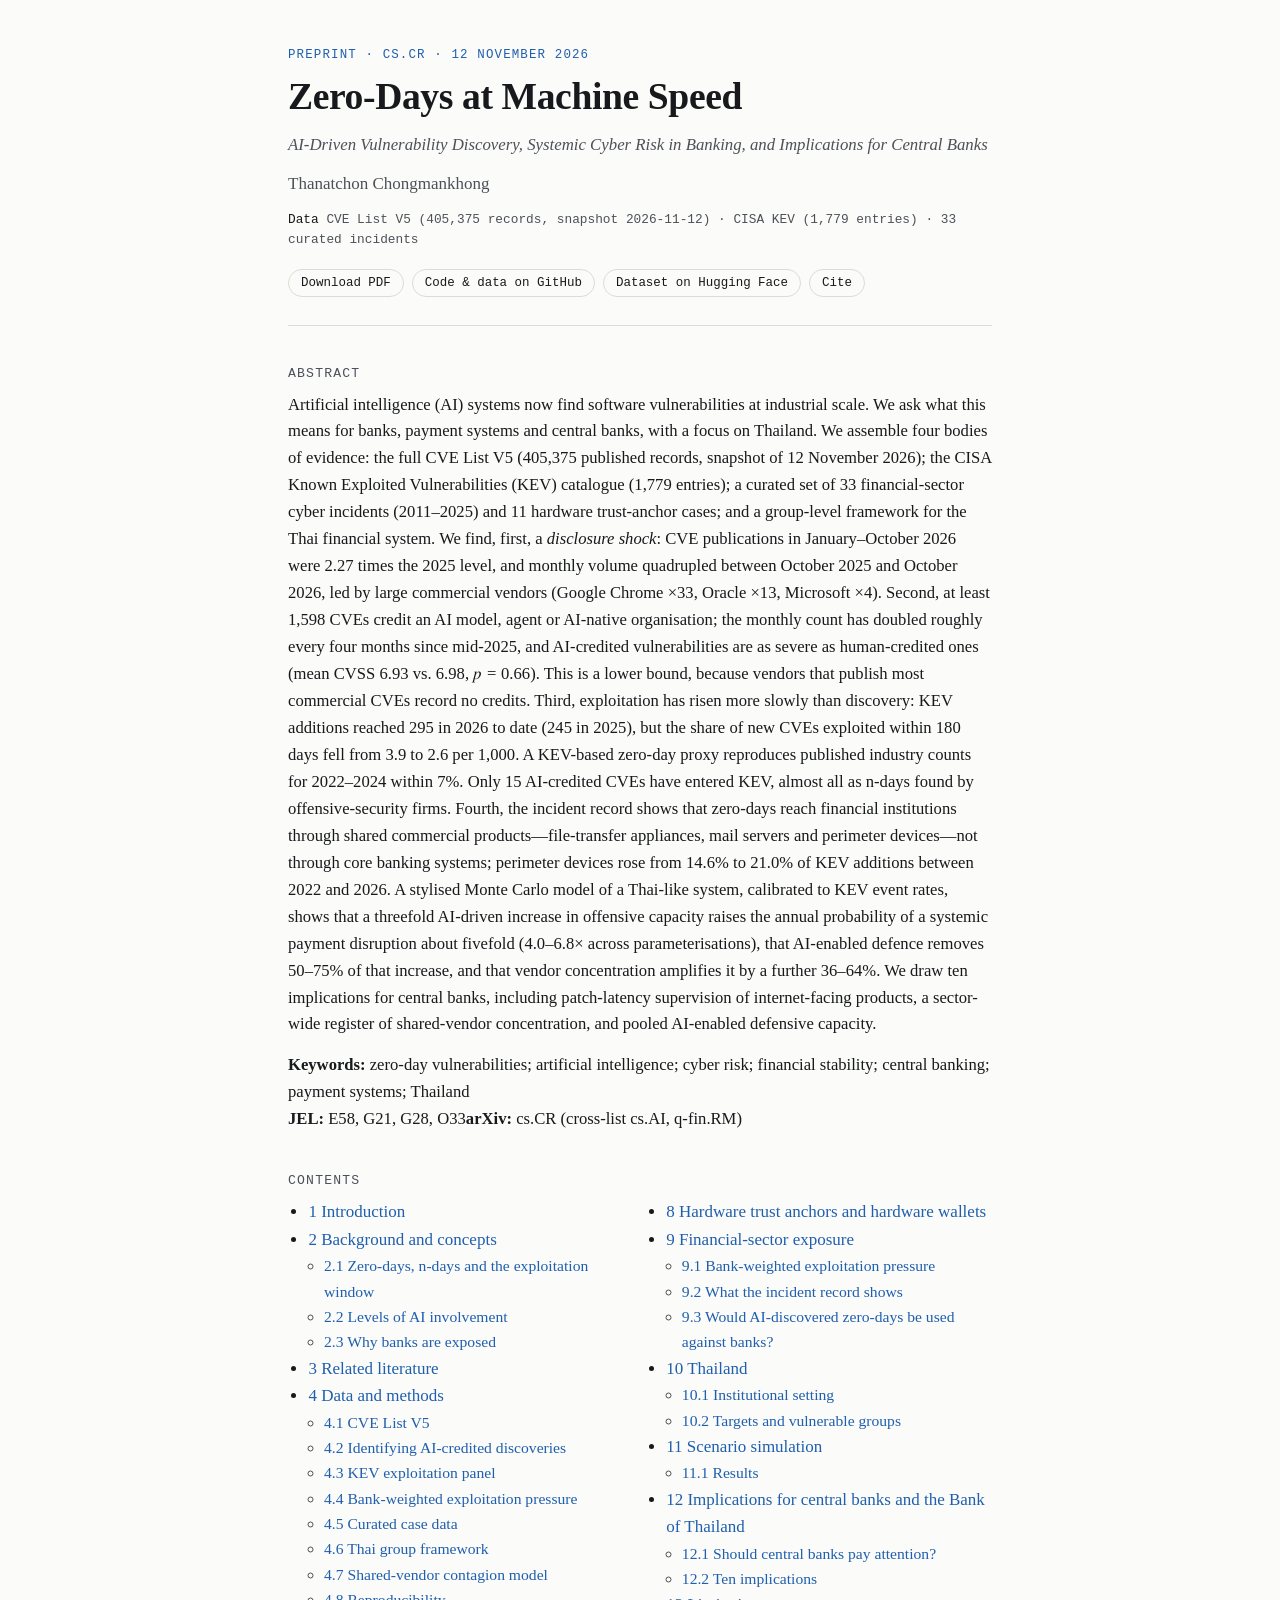
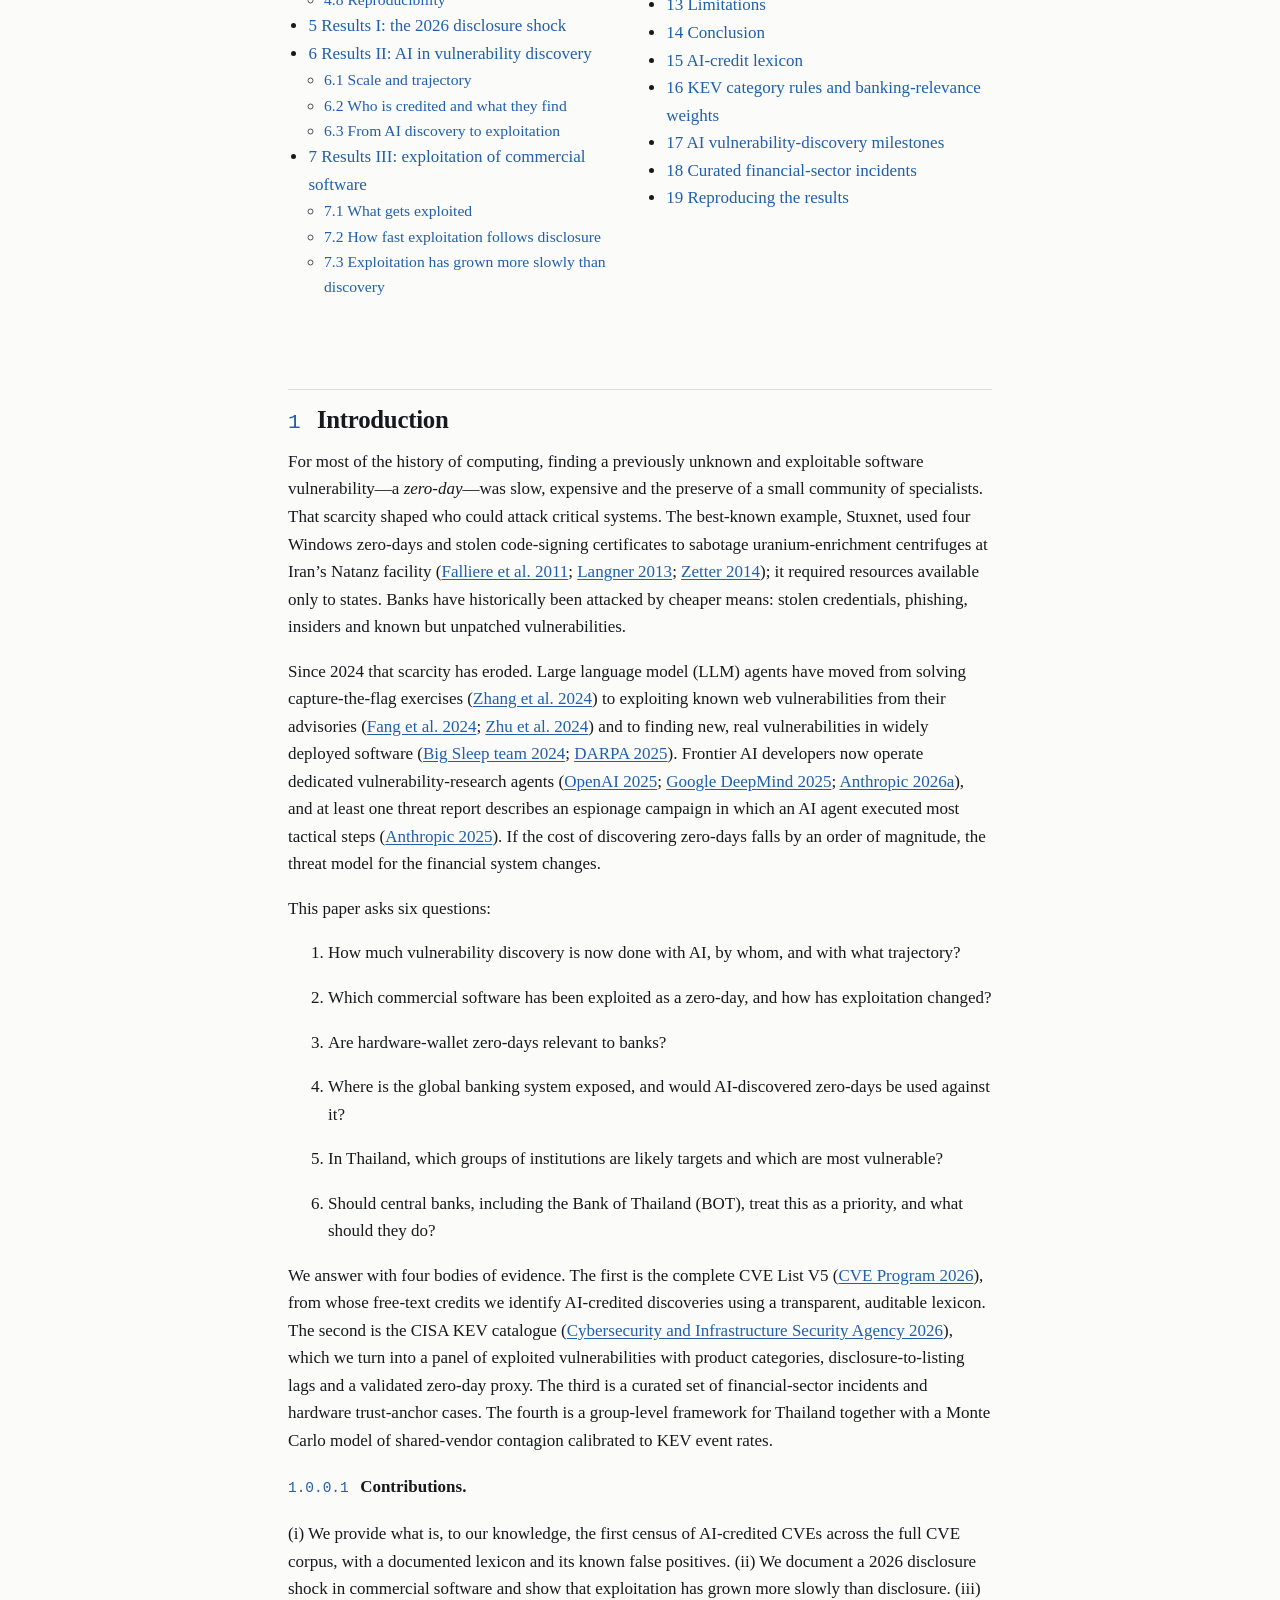
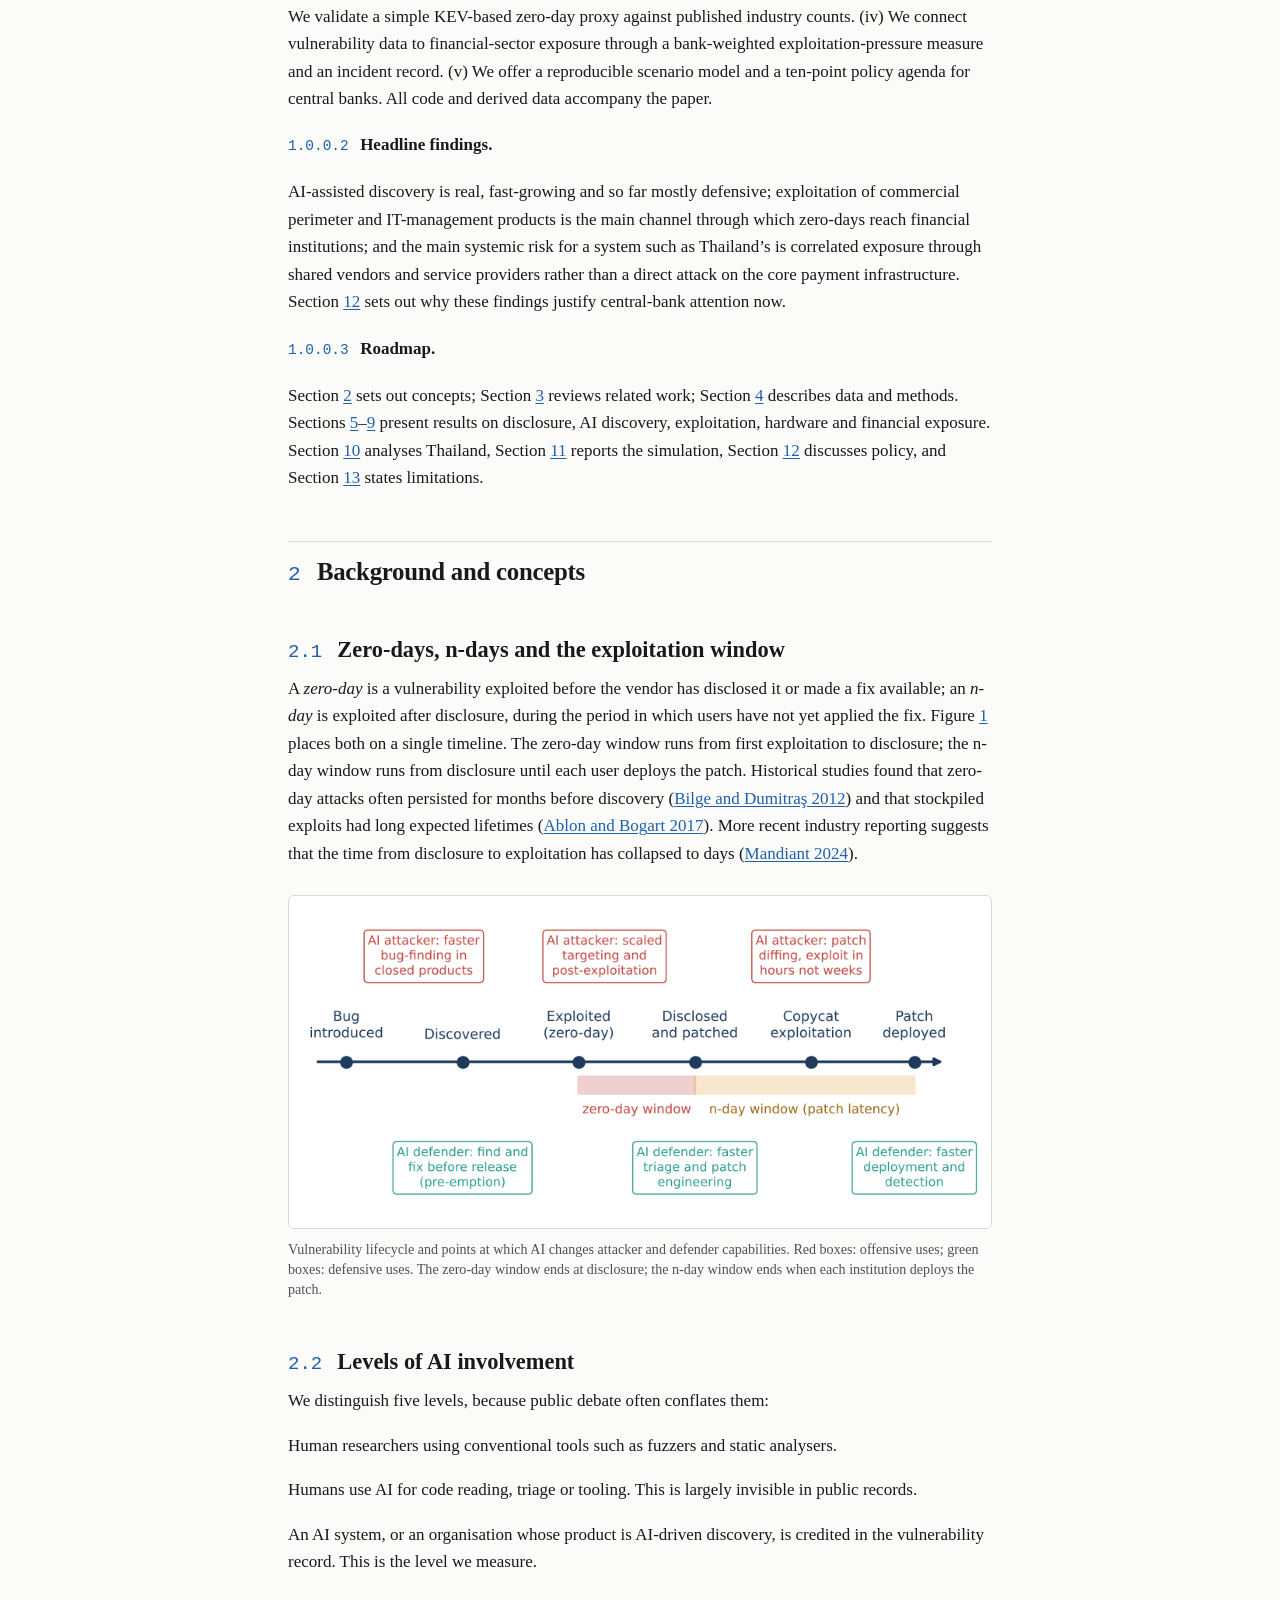
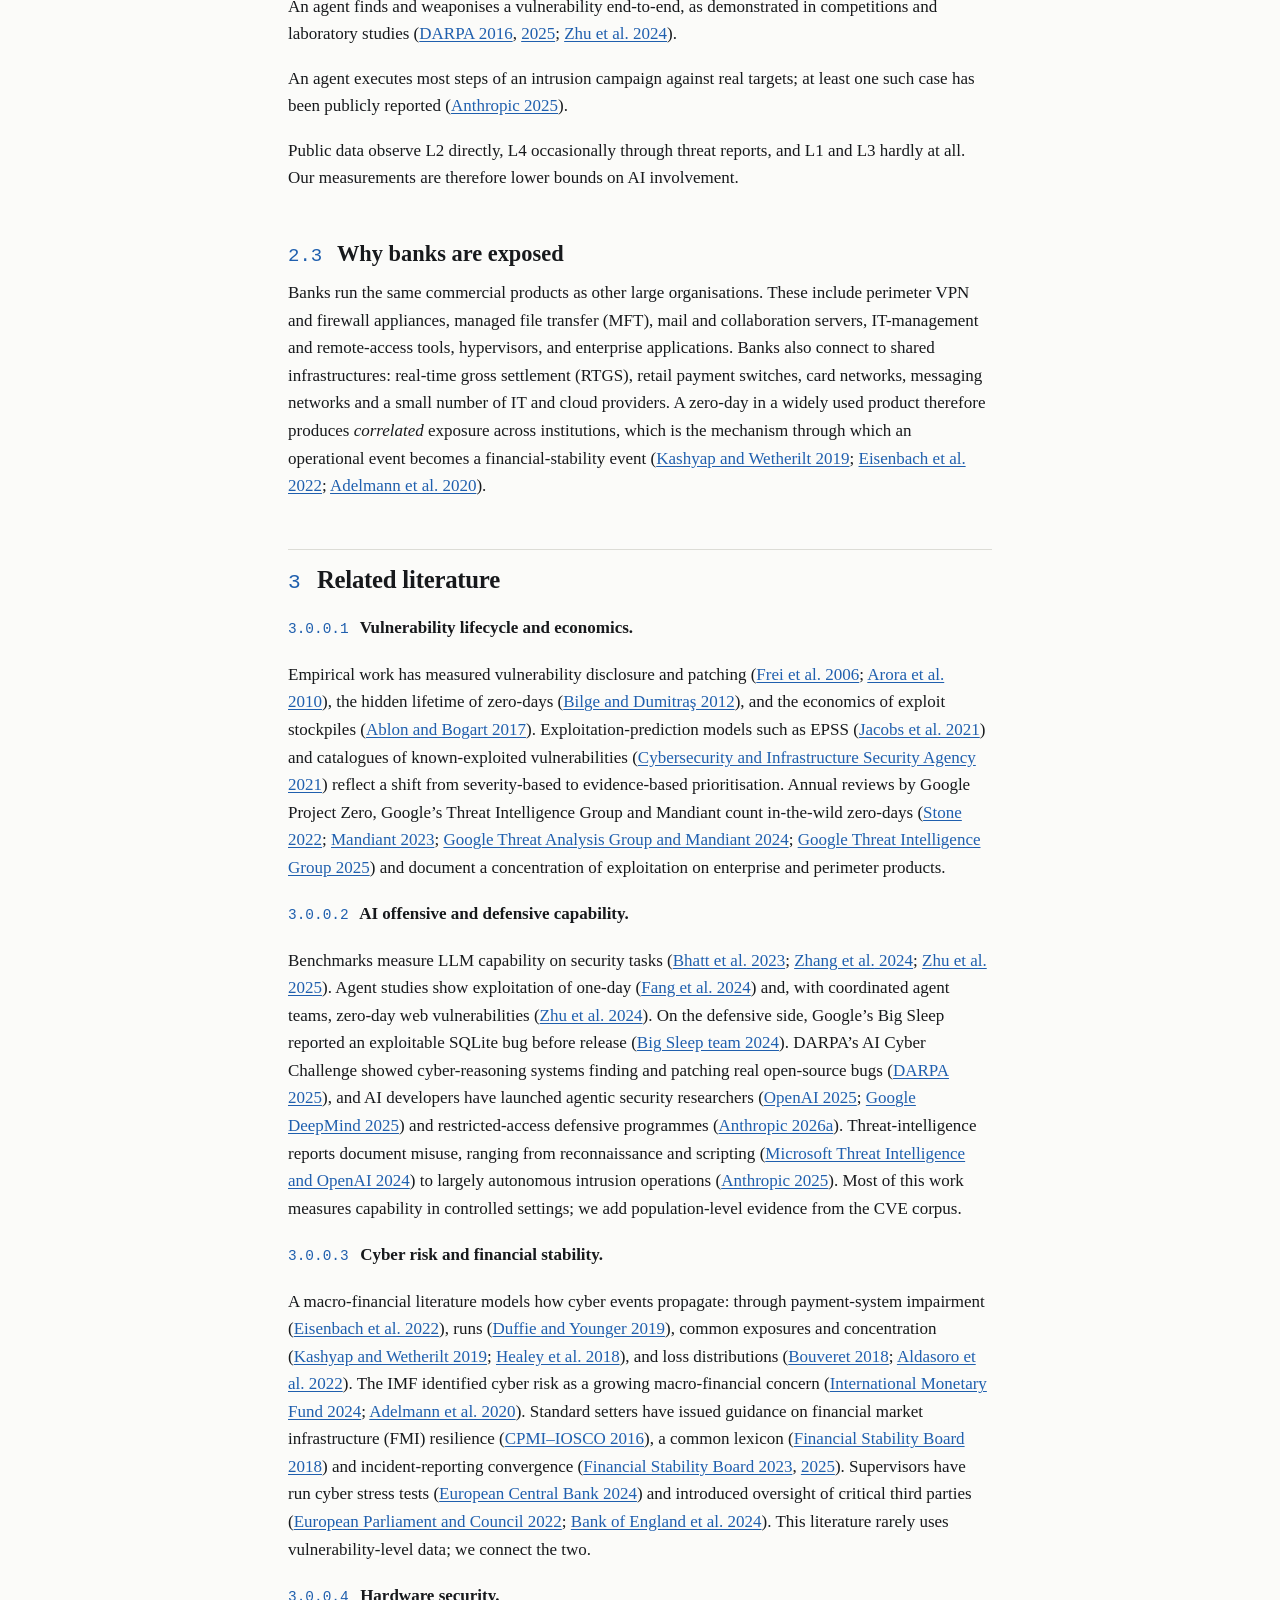
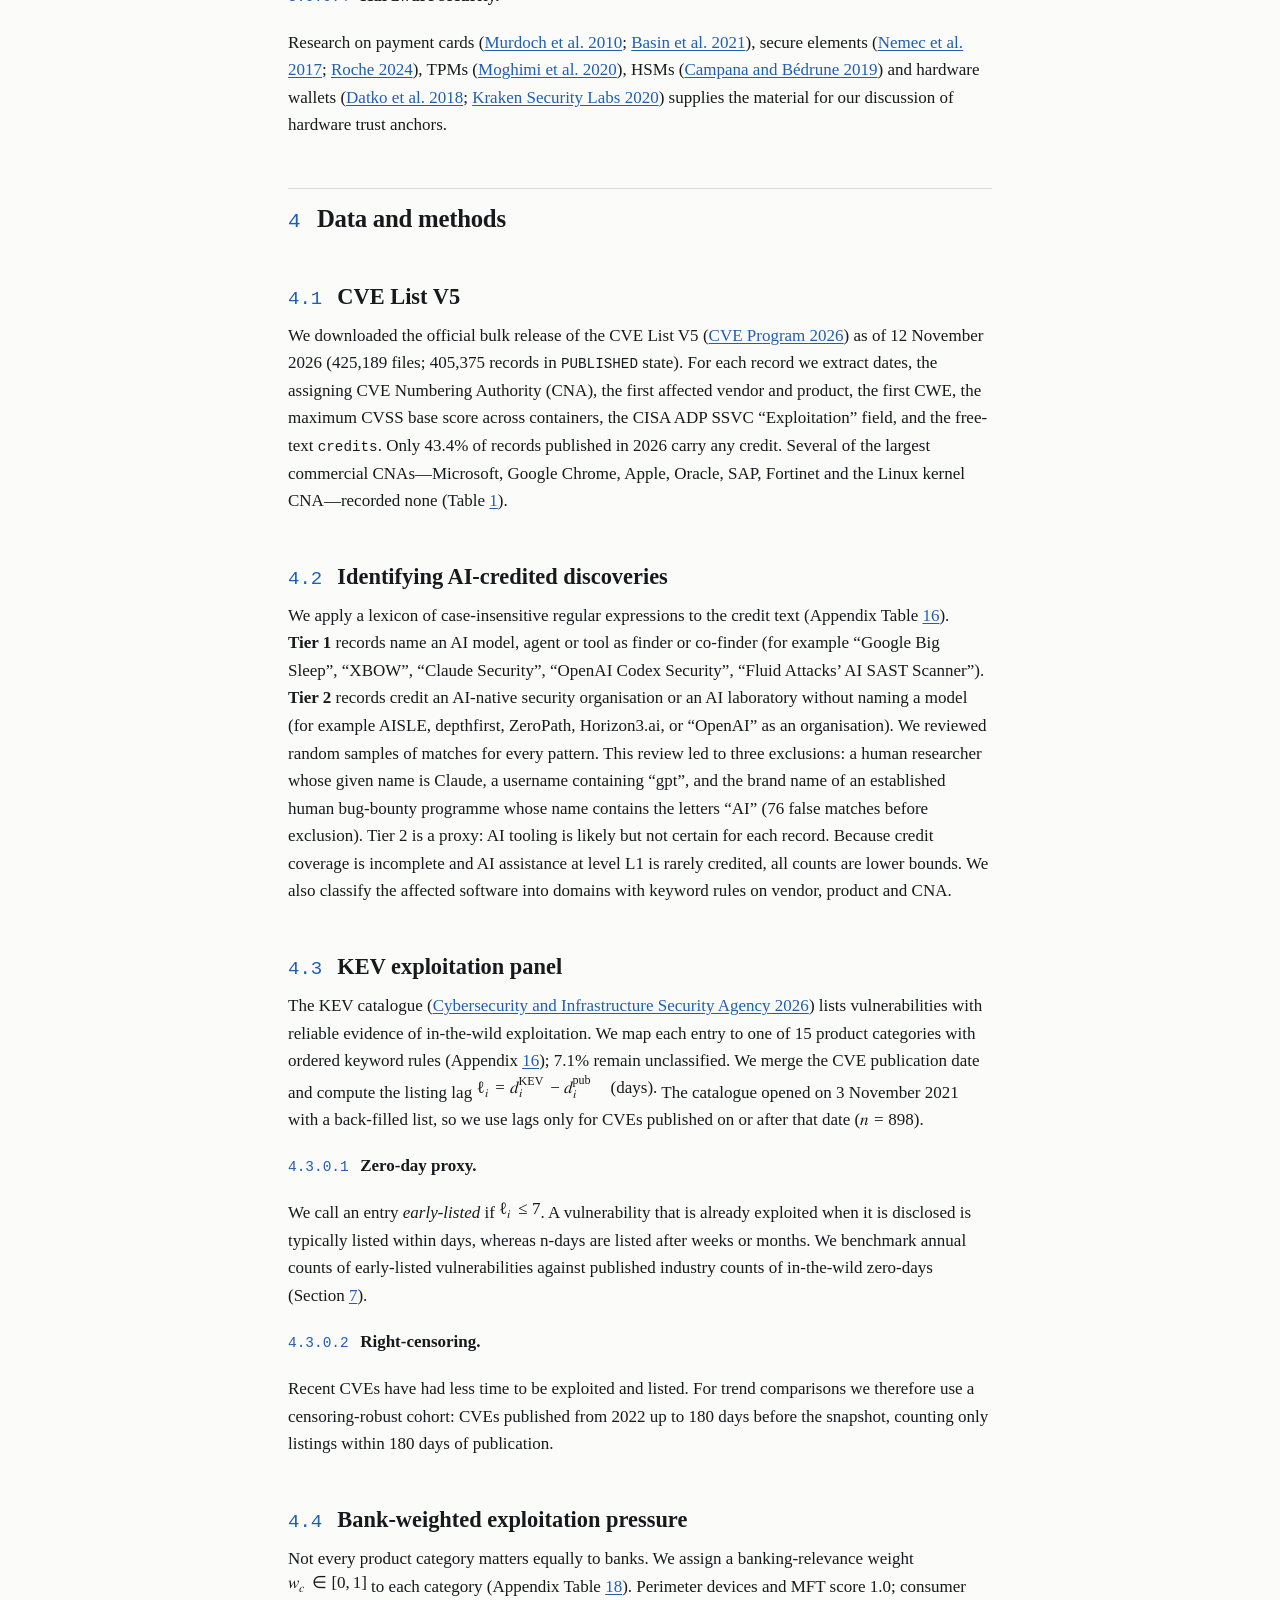
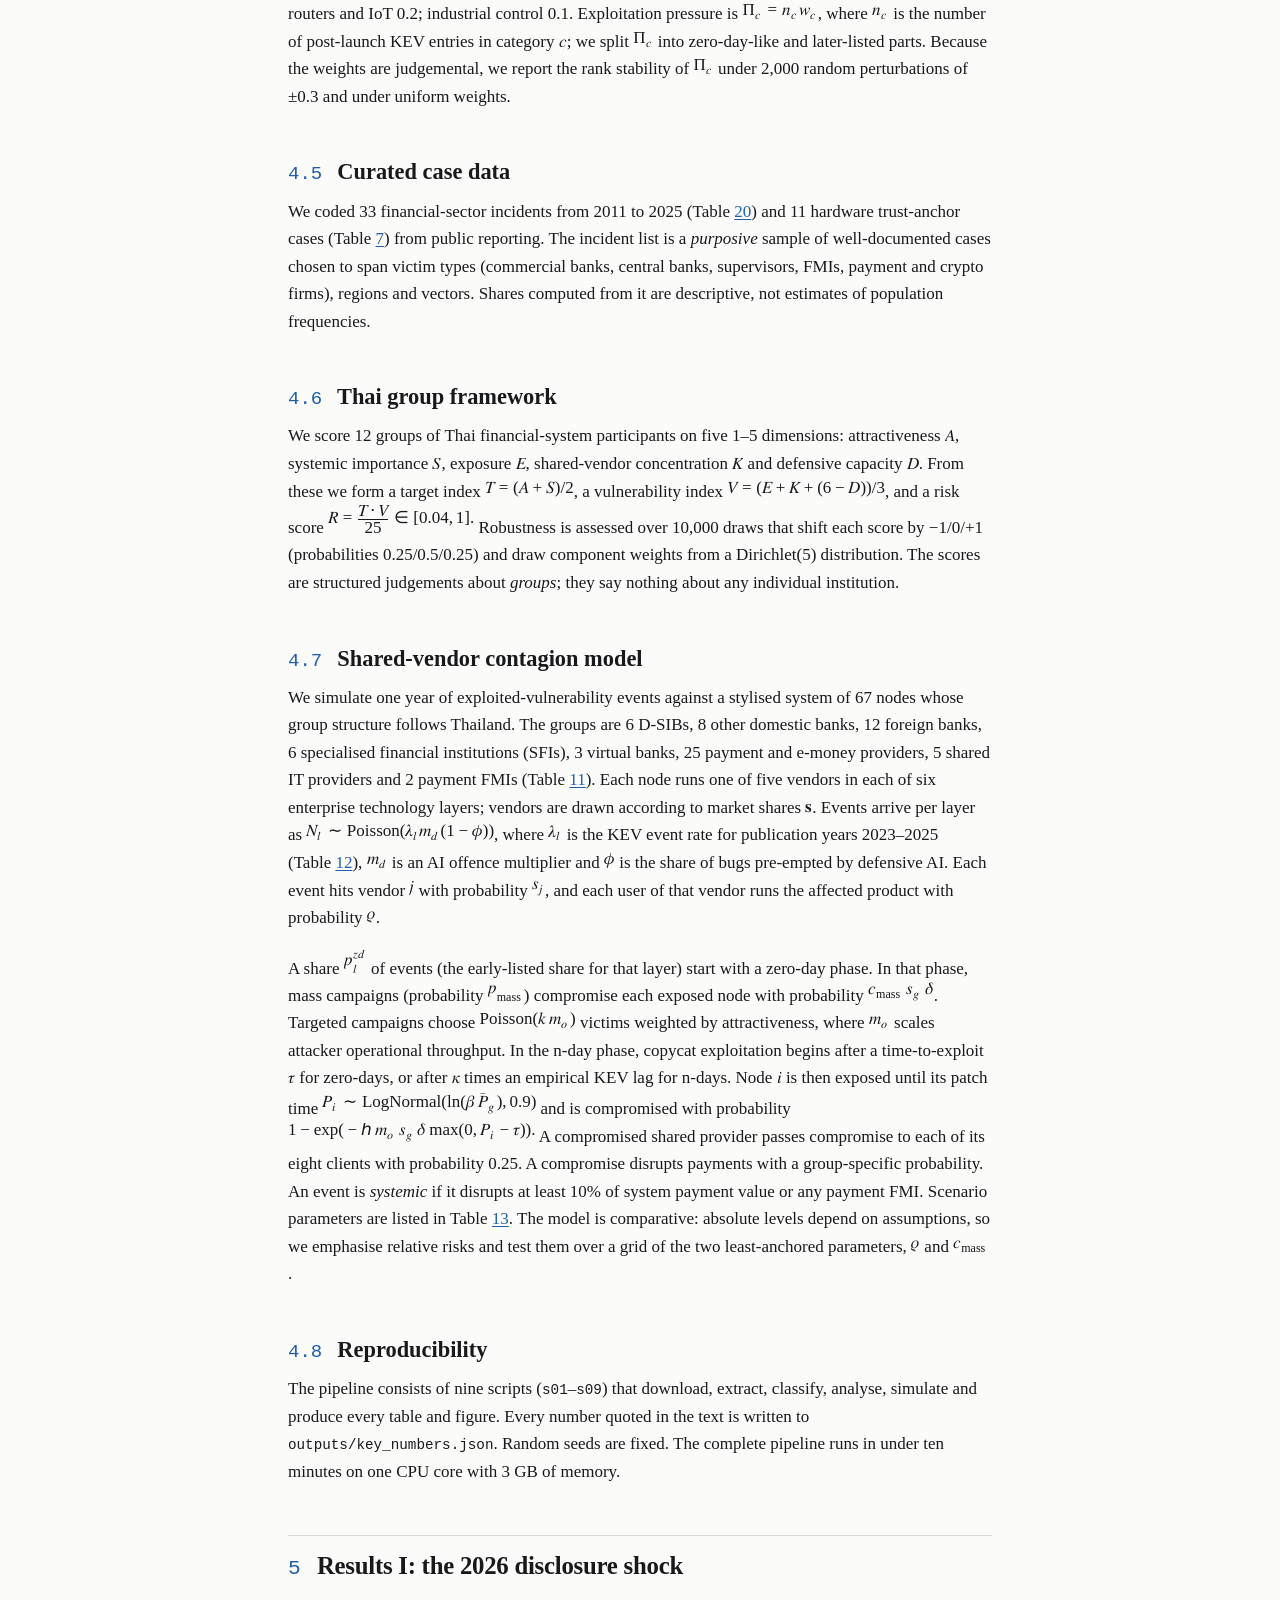
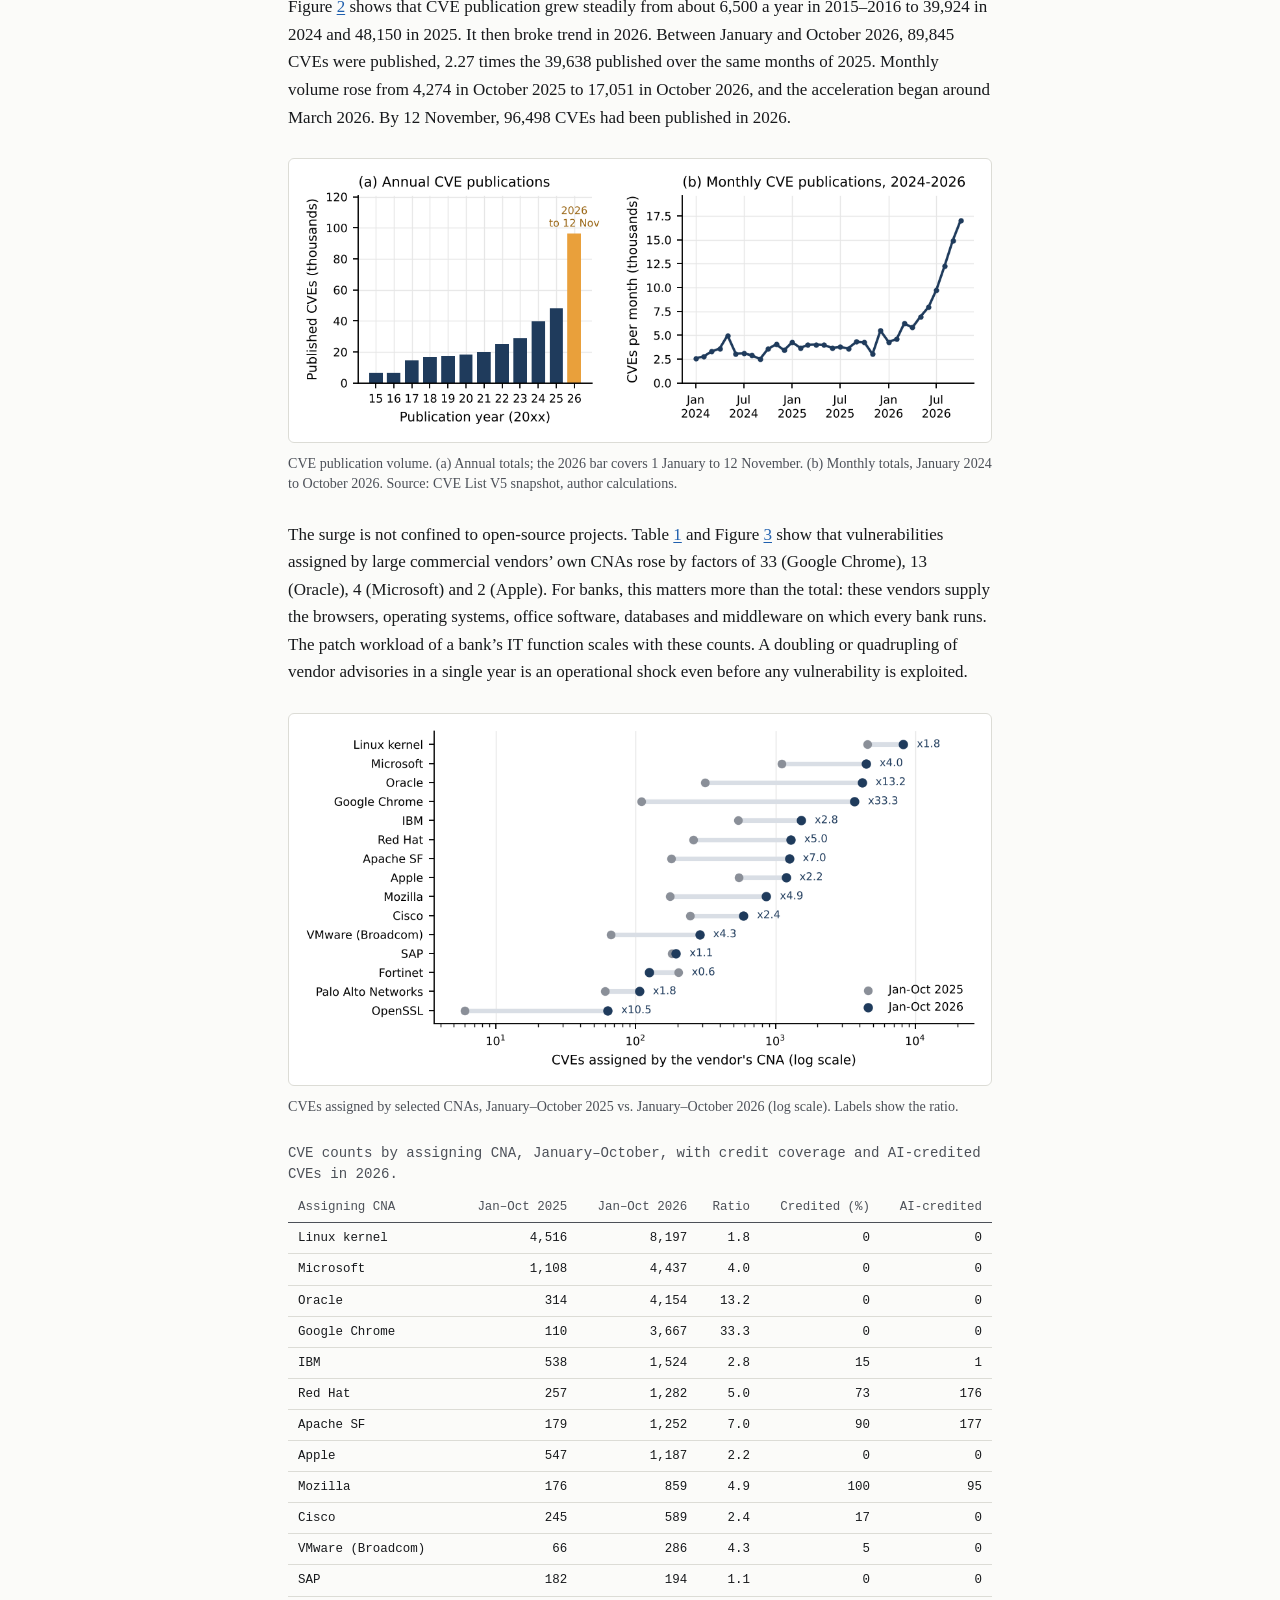
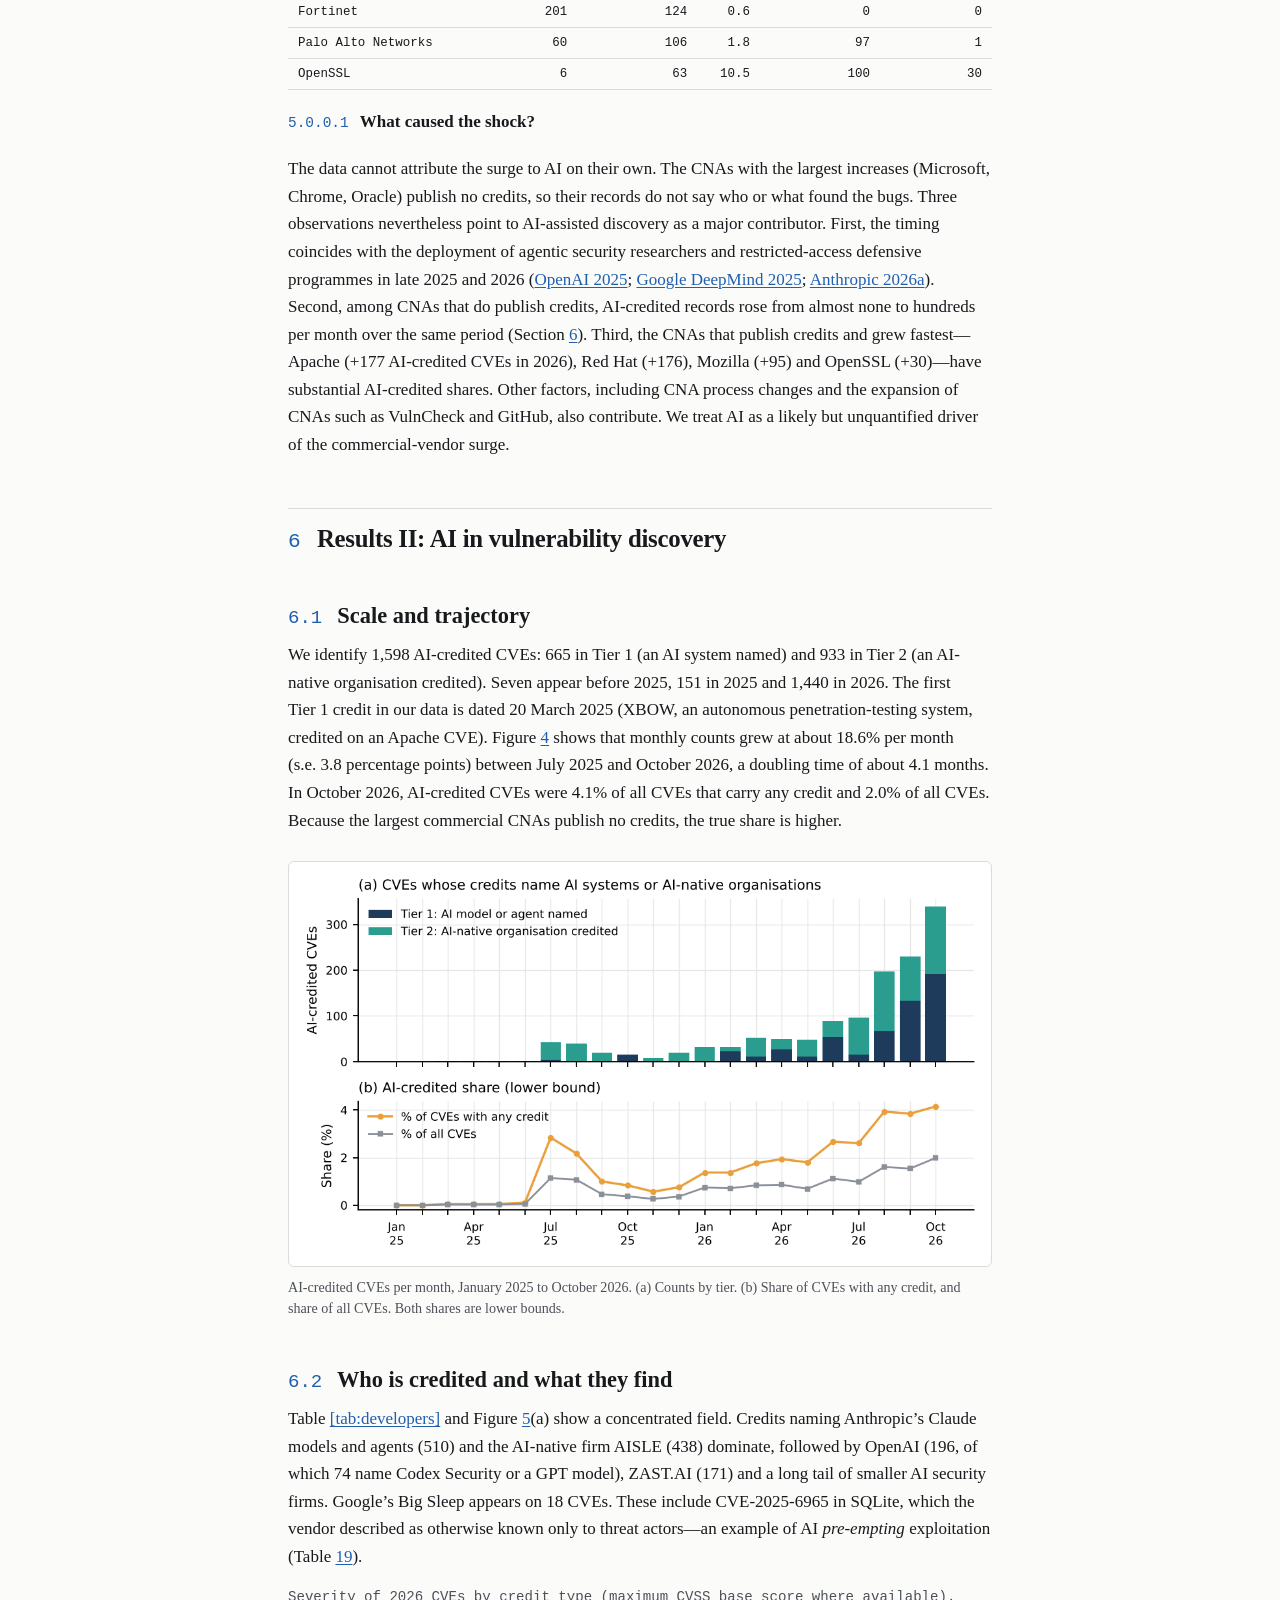
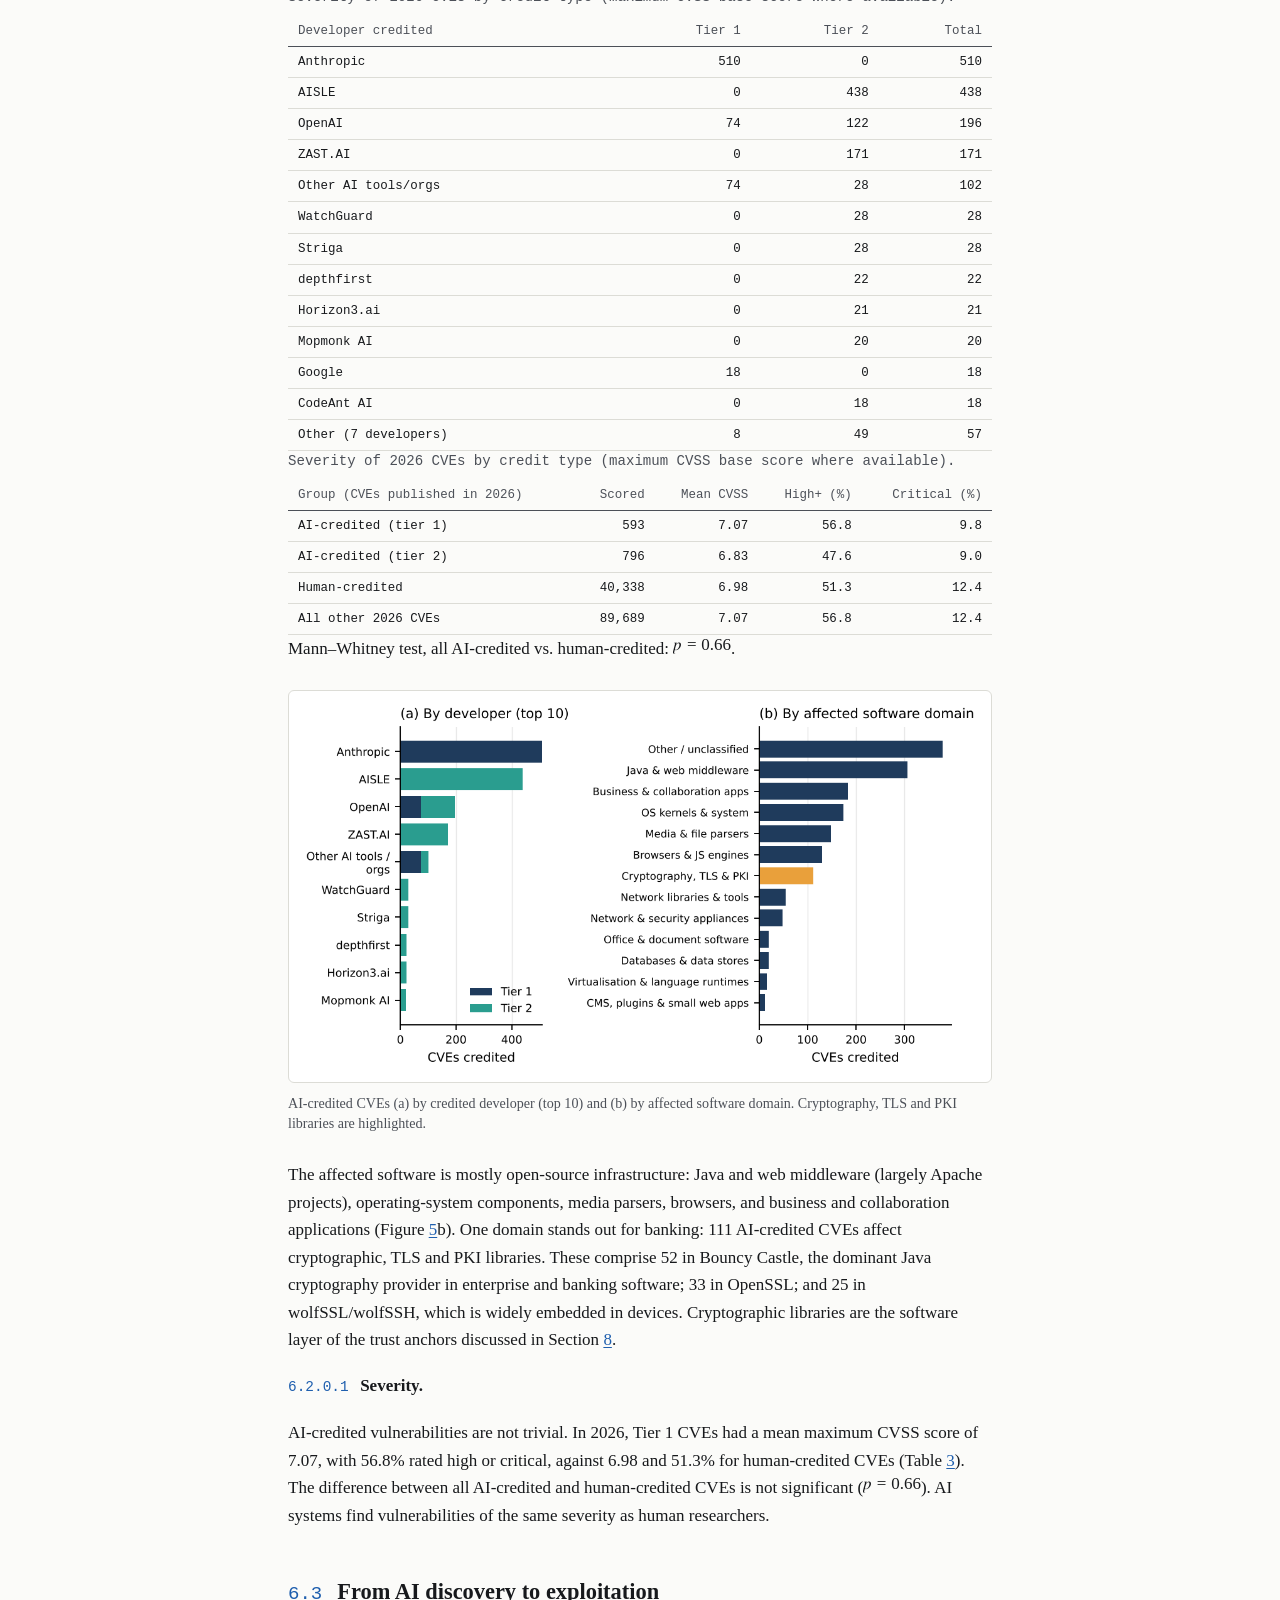
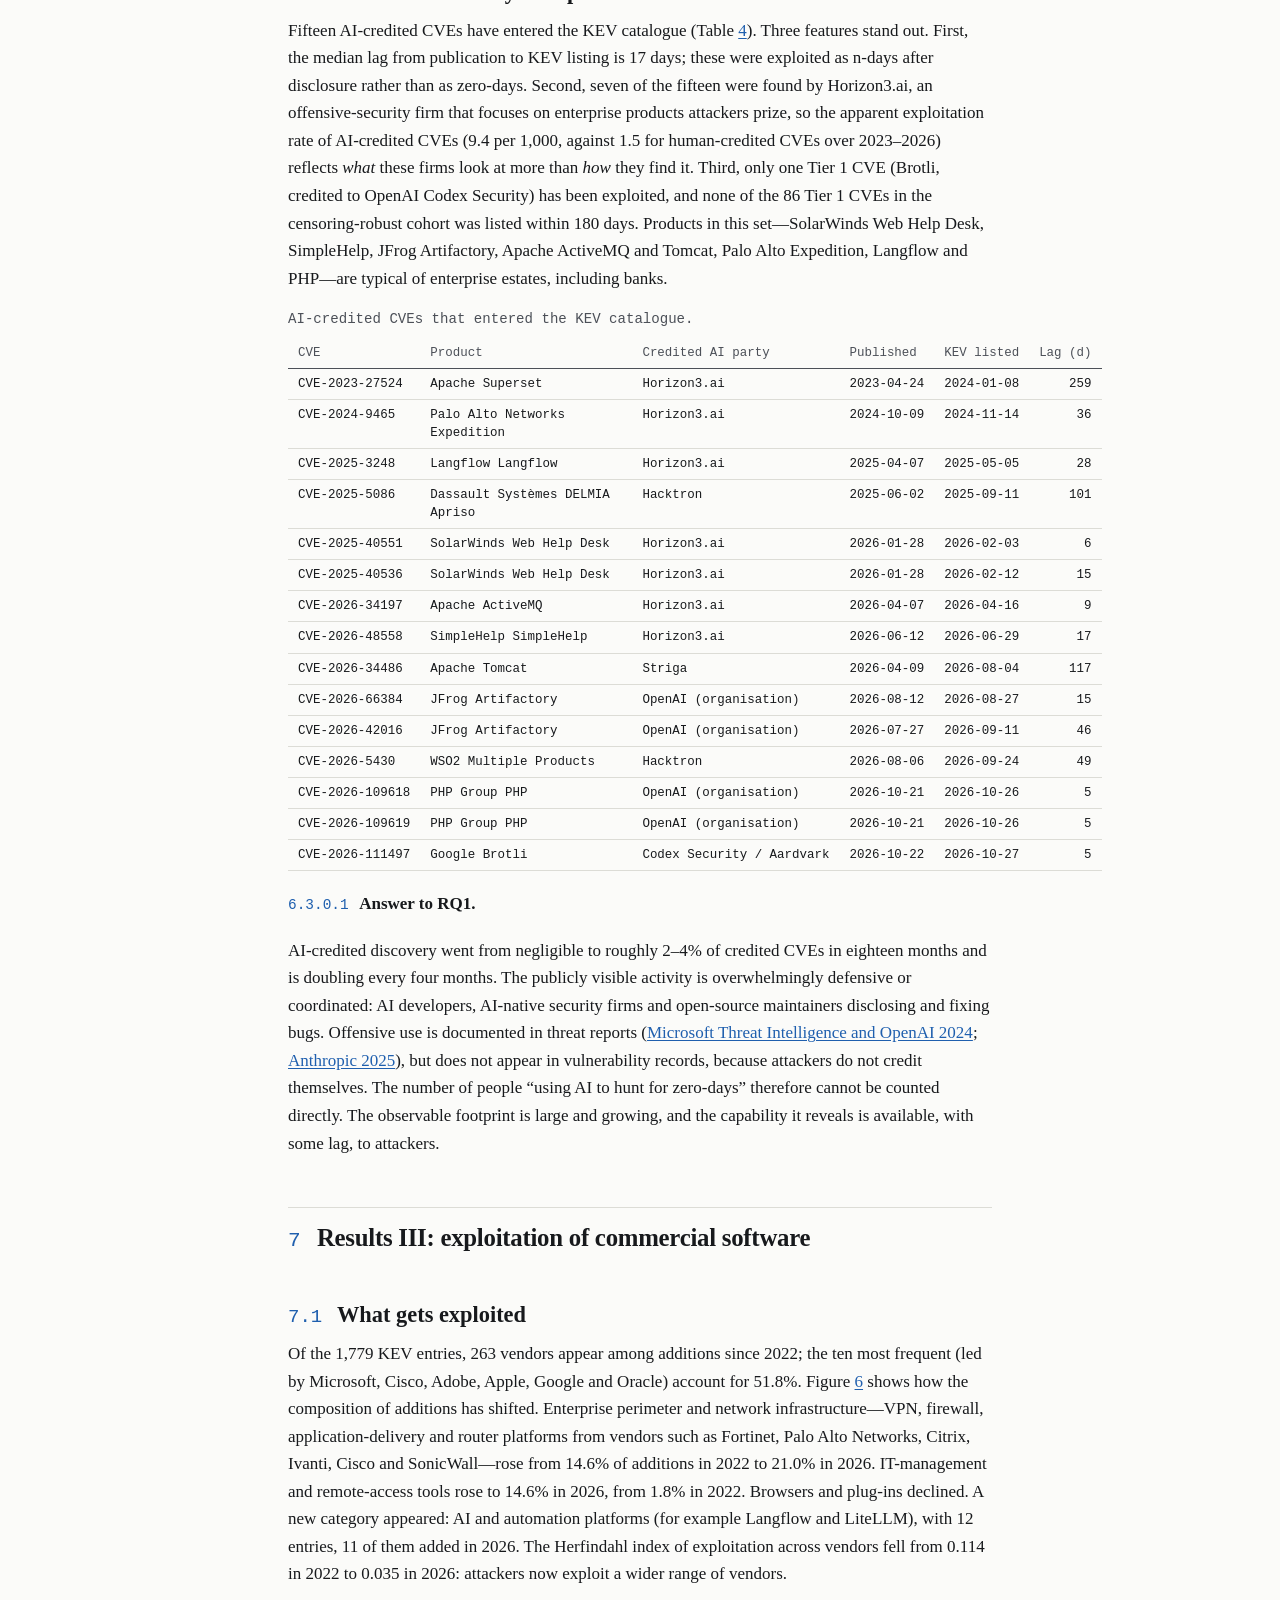
<file: docs/paper/index.html>
<!doctype html>
<html lang="en" data-theme="auto">
<head>
<meta charset="utf-8">
<meta name="viewport" content="width=device-width,initial-scale=1,viewport-fit=cover">
<title>Zero-Days at Machine Speed</title>
<meta name="description" content="Preprint: AI-driven vulnerability discovery, systemic cyber risk in banking, and implications for central banks.">
<meta name="author" content="Thanatchon Chongmankhong">
<style>

/* Web reader for paper/main.tex, in the format of the underwater-collateral reader: one reading column
   (~46rem) with a results strip up top. System font stacks only: the page is a single self-contained
   file with no third-party requests. Colour tokens on :root, redefined for dark. */
:root {
  --paper: #fbfbf9; --ink: #17191c; --ink-2: #4c5058; --rule: #dcdcd6;
  --accent: #1f5fae; --accent-soft: #e6eef8;
  --pos: #1d6b52; --pos-soft: #e3f1ea; --null: #6b6f78; --null-soft: #eeeeea;
  --find: #8a5a12; --find-soft: #f6eedd; --plate: #ffffff; --quote: #f3f3ef;
  --font-display: "Iowan Old Style", "Palatino Linotype", Palatino, Georgia, serif;
  --font-body: "Iowan Old Style", "Palatino Linotype", Palatino, Georgia, serif;
  --font-mono: ui-monospace, "SF Mono", Menlo, Consolas, monospace;
  color-scheme: light;
}
@media (prefers-color-scheme: dark) {
  :root:not([data-theme="light"]) {
    --paper: #15171a; --ink: #e8e9ec; --ink-2: #a6abb4; --rule: #30343a;
    --accent: #7fb0ec; --accent-soft: #1b2a3d; --pos: #7dcfac; --pos-soft: #16302a;
    --null: #a6abb4; --null-soft: #23262b; --find: #e7bd73; --find-soft: #33291a;
    --plate: #f4f4f2; --quote: #1d2024; color-scheme: dark;
  }
}
:root[data-theme="dark"] {
  --paper: #15171a; --ink: #e8e9ec; --ink-2: #a6abb4; --rule: #30343a;
  --accent: #7fb0ec; --accent-soft: #1b2a3d; --pos: #7dcfac; --pos-soft: #16302a;
  --null: #a6abb4; --null-soft: #23262b; --find: #e7bd73; --find-soft: #33291a;
  --plate: #f4f4f2; --quote: #1d2024; color-scheme: dark;
}
* { box-sizing: border-box; }
html { scroll-behavior: smooth; }
body { margin: 0; background: var(--paper); color: var(--ink); font: 400 17px/1.62 var(--font-body); }
.page { max-width: 46rem; margin: 0 auto; padding-inline: 16px; padding-block: 48px 72px;
  display: flex; flex-direction: column; gap: 40px; }
h1, h2, h3, h4 { font-family: var(--font-display); font-weight: 650; text-wrap: balance; line-height: 1.2; }
h1 { font-size: clamp(1.7rem, 4.2vw, 2.35rem); margin: 0; letter-spacing: -0.01em; }
h2 { font-size: 1.4rem; margin: 2.2em 0 0.5em; }
h3 { font-size: 1.12rem; margin: 1.8em 0 0.4em; }
a { color: var(--accent); text-underline-offset: 2px; }
a:focus-visible { outline: 2px solid var(--accent); outline-offset: 2px; border-radius: 2px; }
code { font: 500 0.84em var(--font-mono); overflow-wrap: anywhere; }
pre { background: var(--quote); border: 1px solid var(--rule); border-radius: 6px; padding: 12px 14px;
  overflow-x: auto; font-size: 0.84rem; line-height: 1.5; }
pre code { font-weight: 400; font-size: inherit; overflow-wrap: normal; }
.masthead { display: flex; flex-direction: column; gap: 12px; border-bottom: 1px solid var(--rule); padding-bottom: 28px; }
.kicker { margin: 0; font: 500 0.78rem var(--font-mono); text-transform: uppercase; letter-spacing: 0.09em; color: var(--accent); }
.subtitle { margin: 0; font-style: italic; color: var(--ink-2); font-size: 1.05rem; }
.byline { margin: 0; color: var(--ink-2); }
.meta { margin: 0; font: 400 0.8rem/1.6 var(--font-mono); color: var(--ink-2); }
.meta b { font-weight: 500; color: var(--ink); }
.actions { display: flex; flex-wrap: wrap; gap: 8px; margin: 4px 0 0; padding: 0; list-style: none; }
.actions a { display: inline-block; padding: 6px 12px; border: 1px solid var(--rule); border-radius: 999px;
  font: 500 0.78rem var(--font-mono); text-decoration: none; color: var(--ink); }
.actions a:hover { border-color: var(--accent); color: var(--accent); }
.abstract h2, .results h2, .toc h2, .cite h2 { margin: 0 0 10px; font-size: 0.82rem; font-family: var(--font-mono);
  font-weight: 500; text-transform: uppercase; letter-spacing: 0.09em; color: var(--ink-2); }
.abstract-body p { margin: 0 0 0.8em; font-size: 1.04rem; }
.abstract-body p:last-child { margin-bottom: 0; }
.results .note { margin: 0 0 14px; color: var(--ink-2); font-size: 0.95rem; }
.result-list { list-style: none; margin: 0; padding: 0; display: grid; grid-template-columns: repeat(auto-fill, minmax(16rem, 1fr)); gap: 8px; }
.r { display: grid; grid-template-columns: auto 1fr; grid-template-areas: "id tag" "text text"; gap: 2px 10px;
  align-content: start; padding: 10px 12px; border-radius: 6px; border-left: 3px solid; font-size: 0.9rem; line-height: 1.4; }
.r-pos { background: var(--pos-soft); border-color: var(--pos); }
.r-ref { background: var(--find-soft); border-color: var(--find); }
.r-null, .r-nf { background: var(--null-soft); border-color: var(--null); }
.r-id { grid-area: id; font: 500 0.85rem var(--font-mono); }
.r-text { grid-area: text; }
.r-text small { display: block; color: var(--ink-2); font-size: 0.8rem; margin-top: 2px; }
.toc ul { margin: 0; padding-left: 1.2em; columns: 2 14rem; column-gap: 32px; }
.toc li { break-inside: avoid; }
.toc ul ul { columns: 1; padding-left: 1em; font-size: 0.92em; color: var(--ink-2); }
.toc a { text-decoration: none; }
.toc a:hover { text-decoration: underline; }
.paper h1 { font-size: 1.55rem; margin: 2em 0 0.5em; padding-top: 0.6em; border-top: 1px solid var(--rule); }
.paper p, .paper li { hyphens: auto; }
.paper p { margin: 0 0 1em; }
.paper math[display="block"] { overflow-x: auto; max-width: 100%; }
/* MathML does not line-break: a long inline formula scrolls on its own instead of widening the page */
.paper p > math { display: inline-block; max-width: 100%; overflow-x: auto; overflow-y: hidden; }
.paper .header-section-number { color: var(--accent); margin-right: 0.5em; font-family: var(--font-mono); font-size: 0.85em; font-weight: 500; }
.paper blockquote { margin: 1.2em 0; padding: 10px 16px; border-left: 3px solid var(--rule); background: var(--quote);
  border-radius: 0 6px 6px 0; font-size: 0.93rem; color: var(--ink-2); }
.paper blockquote p:last-child { margin-bottom: 0; }
figure { margin: 1.6em 0; display: flex; flex-direction: column; gap: 10px; }
figure img { background: var(--plate); padding: 12px; border-radius: 6px; border: 1px solid var(--rule); max-width: 100%; height: auto; }
/* the night-lights images are dark by design: no light plate around them */
figure img.night { background: #03060d; padding: 0; }
figcaption, caption, .tcap { font-size: 0.88rem; color: var(--ink-2); line-height: 1.45; text-align: left; }
caption { caption-side: top; padding-bottom: 8px; }
.tbl { margin: 1.6em 0; }
.paper .tcap { margin: 0 0 8px; hyphens: auto; }
.tscroll { overflow-x: auto; }
/* Tables keep their natural width (scrolling sideways when wider than the column); only long text cells wrap. */
.paper table { border-collapse: collapse; width: max-content; min-width: 100%;
  font: 400 0.78rem/1.45 var(--font-mono); font-variant-numeric: tabular-nums; }
.paper td { max-width: 17em; }
/* Code in table cells must not break per letter on phones; the table scrolls sideways instead. */
.paper table code { overflow-wrap: normal; word-break: normal; white-space: nowrap; }
th, td { padding: 6px 10px; border-bottom: 1px solid var(--rule); text-align: left; vertical-align: top; }
th { font-weight: 500; color: var(--ink-2); border-bottom-color: var(--ink-2); }
.paper strong { font-weight: 650; }
.cite { min-width: 0; }
/* BibTeX keeps its lines intact (no mid-URL breaks); the block scrolls sideways on narrow screens. */
.cite pre { overflow-x: auto; }
.cite pre, .cite pre code { white-space: pre; overflow-wrap: normal; word-break: normal; }
.colophon { border-top: 1px solid var(--rule); padding-top: 20px; color: var(--ink-2); font-size: 0.85rem; }
.colophon p { margin: 0 0 0.7em; }
@media (max-width: 480px) { body { font-size: 16px; } .page { padding-block: 28px 48px; gap: 28px; } }
@media (prefers-reduced-motion: reduce) { html { scroll-behavior: auto; } }
</style>
</head>
<body>
<main class="page">
<header class="masthead">
<p class="kicker">Preprint · cs.CR · 12 November 2026</p>
<h1>Zero-Days at Machine Speed</h1>
<p class="subtitle">AI-Driven Vulnerability Discovery, Systemic Cyber Risk in Banking, and Implications for Central Banks</p>
<p class="byline">Thanatchon Chongmankhong</p>
<p class="meta"><b>Data</b> CVE List V5 (405,375 records, snapshot 2026-11-12) · CISA KEV (1,779 entries) · 33 curated incidents</p>
<ul class="actions">
<li><a href="paper.pdf">Download PDF</a></li>
<li><a href="https://github.com/thanatchon36/ai-zeroday-banking">Code &amp; data on GitHub</a></li>
<li><a href="https://huggingface.co/datasets/thanatchon36/ai-zeroday-banking">Dataset on Hugging Face</a></li>
<li><a href="#cite">Cite</a></li>
</ul>
</header>
<section class="abstract"><h2>Abstract</h2><div class="abstract-body"><p>Artificial
intelligence (AI) systems now find software vulnerabilities at
industrial scale. We ask what this means for banks, payment systems and
central banks, with a focus on Thailand. We assemble four bodies of
evidence: the full CVE List V5 (405,375 published records, snapshot of
12 November 2026); the CISA Known Exploited Vulnerabilities (KEV)
catalogue (1,779 entries); a curated set of 33 financial-sector cyber
incidents (2011–2025) and 11 hardware trust-anchor cases; and a
group-level framework for the Thai financial system. We find, first, a
<em>disclosure shock</em>: CVE publications in January–October 2026 were
2.27 times the 2025 level, and monthly volume quadrupled between October
2025 and October 2026, led by large commercial vendors (Google Chrome
<math display="inline" xmlns="http://www.w3.org/1998/Math/MathML"><semantics><mi>×</mi><annotation encoding="application/x-tex">\times</annotation></semantics></math>33,
Oracle
<math display="inline" xmlns="http://www.w3.org/1998/Math/MathML"><semantics><mi>×</mi><annotation encoding="application/x-tex">\times</annotation></semantics></math>13,
Microsoft
<math display="inline" xmlns="http://www.w3.org/1998/Math/MathML"><semantics><mi>×</mi><annotation encoding="application/x-tex">\times</annotation></semantics></math>4).
Second, at least 1,598 CVEs credit an AI model, agent or AI-native
organisation; the monthly count has doubled roughly every four months
since mid-2025, and AI-credited vulnerabilities are as severe as
human-credited ones (mean CVSS 6.93 vs. 6.98,
<math display="inline" xmlns="http://www.w3.org/1998/Math/MathML"><semantics><mrow><mi>p</mi><mo>=</mo><mn>0.66</mn></mrow><annotation encoding="application/x-tex">p=0.66</annotation></semantics></math>).
This is a lower bound, because vendors that publish most commercial CVEs
record no credits. Third, exploitation has risen more slowly than
discovery: KEV additions reached 295 in 2026 to date (245 in 2025), but
the share of new CVEs exploited within 180 days fell from 3.9 to 2.6 per
1,000. A KEV-based zero-day proxy reproduces published industry counts
for 2022–2024 within 7%. Only 15 AI-credited CVEs have entered KEV,
almost all as n-days found by offensive-security firms. Fourth, the
incident record shows that zero-days reach financial institutions
through shared commercial products—file-transfer appliances, mail
servers and perimeter devices—not through core banking systems;
perimeter devices rose from 14.6% to 21.0% of KEV additions between 2022
and 2026. A stylised Monte Carlo model of a Thai-like system, calibrated
to KEV event rates, shows that a threefold AI-driven increase in
offensive capacity raises the annual probability of a systemic payment
disruption about fivefold
(4.0–6.8<math display="inline" xmlns="http://www.w3.org/1998/Math/MathML"><semantics><mi>×</mi><annotation encoding="application/x-tex">\times</annotation></semantics></math>
across parameterisations), that AI-enabled defence removes 50–75% of
that increase, and that vendor concentration amplifies it by a further
36–64%. We draw ten implications for central banks, including
patch-latency supervision of internet-facing products, a sector-wide
register of shared-vendor concentration, and pooled AI-enabled defensive
capacity.</p>
<p><strong>Keywords:</strong> zero-day vulnerabilities; artificial
intelligence; cyber risk; financial stability; central banking; payment
systems; Thailand<br />
<strong>JEL:</strong> E58, G21, G28, O33<strong>arXiv:</strong> cs.CR
(cross-list cs.AI, q-fin.RM)</p></div></section>
<nav class="toc"><h2>Contents</h2><ul>
<li><a href="#sec:intro" id="toc-sec:intro"><span
class="toc-section-number">1</span> Introduction</a></li>
<li><a href="#sec:background" id="toc-sec:background"><span
class="toc-section-number">2</span> Background and concepts</a>
<ul>
<li><a href="#zero-days-n-days-and-the-exploitation-window"
id="toc-zero-days-n-days-and-the-exploitation-window"><span
class="toc-section-number">2.1</span> Zero-days, n-days and the
exploitation window</a></li>
<li><a href="#levels-of-ai-involvement"
id="toc-levels-of-ai-involvement"><span
class="toc-section-number">2.2</span> Levels of AI involvement</a></li>
<li><a href="#why-banks-are-exposed"
id="toc-why-banks-are-exposed"><span
class="toc-section-number">2.3</span> Why banks are exposed</a></li>
</ul></li>
<li><a href="#sec:related" id="toc-sec:related"><span
class="toc-section-number">3</span> Related literature</a></li>
<li><a href="#sec:data" id="toc-sec:data"><span
class="toc-section-number">4</span> Data and methods</a>
<ul>
<li><a href="#cve-list-v5" id="toc-cve-list-v5"><span
class="toc-section-number">4.1</span> CVE List V5</a></li>
<li><a href="#identifying-ai-credited-discoveries"
id="toc-identifying-ai-credited-discoveries"><span
class="toc-section-number">4.2</span> Identifying AI-credited
discoveries</a></li>
<li><a href="#kev-exploitation-panel"
id="toc-kev-exploitation-panel"><span
class="toc-section-number">4.3</span> KEV exploitation panel</a></li>
<li><a href="#bank-weighted-exploitation-pressure"
id="toc-bank-weighted-exploitation-pressure"><span
class="toc-section-number">4.4</span> Bank-weighted exploitation
pressure</a></li>
<li><a href="#curated-case-data" id="toc-curated-case-data"><span
class="toc-section-number">4.5</span> Curated case data</a></li>
<li><a href="#thai-group-framework" id="toc-thai-group-framework"><span
class="toc-section-number">4.6</span> Thai group framework</a></li>
<li><a href="#sec:model" id="toc-sec:model"><span
class="toc-section-number">4.7</span> Shared-vendor contagion
model</a></li>
<li><a href="#reproducibility" id="toc-reproducibility"><span
class="toc-section-number">4.8</span> Reproducibility</a></li>
</ul></li>
<li><a href="#sec:shock" id="toc-sec:shock"><span
class="toc-section-number">5</span> Results I: the 2026 disclosure
shock</a></li>
<li><a href="#sec:ai" id="toc-sec:ai"><span
class="toc-section-number">6</span> Results II: AI in vulnerability
discovery</a>
<ul>
<li><a href="#scale-and-trajectory" id="toc-scale-and-trajectory"><span
class="toc-section-number">6.1</span> Scale and trajectory</a></li>
<li><a href="#who-is-credited-and-what-they-find"
id="toc-who-is-credited-and-what-they-find"><span
class="toc-section-number">6.2</span> Who is credited and what they
find</a></li>
<li><a href="#from-ai-discovery-to-exploitation"
id="toc-from-ai-discovery-to-exploitation"><span
class="toc-section-number">6.3</span> From AI discovery to
exploitation</a></li>
</ul></li>
<li><a href="#sec:exploitation" id="toc-sec:exploitation"><span
class="toc-section-number">7</span> Results III: exploitation of
commercial software</a>
<ul>
<li><a href="#what-gets-exploited" id="toc-what-gets-exploited"><span
class="toc-section-number">7.1</span> What gets exploited</a></li>
<li><a href="#how-fast-exploitation-follows-disclosure"
id="toc-how-fast-exploitation-follows-disclosure"><span
class="toc-section-number">7.2</span> How fast exploitation follows
disclosure</a></li>
<li><a href="#exploitation-has-grown-more-slowly-than-discovery"
id="toc-exploitation-has-grown-more-slowly-than-discovery"><span
class="toc-section-number">7.3</span> Exploitation has grown more slowly
than discovery</a></li>
</ul></li>
<li><a href="#sec:hardware" id="toc-sec:hardware"><span
class="toc-section-number">8</span> Hardware trust anchors and hardware
wallets</a></li>
<li><a href="#sec:exposure" id="toc-sec:exposure"><span
class="toc-section-number">9</span> Financial-sector exposure</a>
<ul>
<li><a href="#bank-weighted-exploitation-pressure-1"
id="toc-bank-weighted-exploitation-pressure-1"><span
class="toc-section-number">9.1</span> Bank-weighted exploitation
pressure</a></li>
<li><a href="#what-the-incident-record-shows"
id="toc-what-the-incident-record-shows"><span
class="toc-section-number">9.2</span> What the incident record
shows</a></li>
<li><a href="#would-ai-discovered-zero-days-be-used-against-banks"
id="toc-would-ai-discovered-zero-days-be-used-against-banks"><span
class="toc-section-number">9.3</span> Would AI-discovered zero-days be
used against banks?</a></li>
</ul></li>
<li><a href="#sec:thailand" id="toc-sec:thailand"><span
class="toc-section-number">10</span> Thailand</a>
<ul>
<li><a href="#institutional-setting"
id="toc-institutional-setting"><span
class="toc-section-number">10.1</span> Institutional setting</a></li>
<li><a href="#targets-and-vulnerable-groups"
id="toc-targets-and-vulnerable-groups"><span
class="toc-section-number">10.2</span> Targets and vulnerable
groups</a></li>
</ul></li>
<li><a href="#sec:sim" id="toc-sec:sim"><span
class="toc-section-number">11</span> Scenario simulation</a>
<ul>
<li><a href="#results" id="toc-results"><span
class="toc-section-number">11.1</span> Results</a></li>
</ul></li>
<li><a href="#sec:policy" id="toc-sec:policy"><span
class="toc-section-number">12</span> Implications for central banks and
the Bank of Thailand</a>
<ul>
<li><a href="#should-central-banks-pay-attention"
id="toc-should-central-banks-pay-attention"><span
class="toc-section-number">12.1</span> Should central banks pay
attention?</a></li>
<li><a href="#ten-implications" id="toc-ten-implications"><span
class="toc-section-number">12.2</span> Ten implications</a></li>
</ul></li>
<li><a href="#sec:limits" id="toc-sec:limits"><span
class="toc-section-number">13</span> Limitations</a></li>
<li><a href="#sec:conclusion" id="toc-sec:conclusion"><span
class="toc-section-number">14</span> Conclusion</a></li>
<li><a href="#app:lexicon" id="toc-app:lexicon"><span
class="toc-section-number">15</span> AI-credit lexicon</a></li>
<li><a href="#app:rules" id="toc-app:rules"><span
class="toc-section-number">16</span> KEV category rules and
banking-relevance weights</a></li>
<li><a href="#app:milestones" id="toc-app:milestones"><span
class="toc-section-number">17</span> AI vulnerability-discovery
milestones</a></li>
<li><a href="#app:incidents" id="toc-app:incidents"><span
class="toc-section-number">18</span> Curated financial-sector
incidents</a></li>
<li><a href="#app:repro" id="toc-app:repro"><span
class="toc-section-number">19</span> Reproducing the results</a></li>
</ul></nav>
<article class="paper">
<h1 data-number="1" id="sec:intro"><span
class="header-section-number">1</span> Introduction</h1>
<p>For most of the history of computing, finding a previously unknown
and exploitable software vulnerability—a <em>zero-day</em>—was slow,
expensive and the preserve of a small community of specialists. That
scarcity shaped who could attack critical systems. The best-known
example, Stuxnet, used four Windows zero-days and stolen code-signing
certificates to sabotage uranium-enrichment centrifuges at Iran’s Natanz
facility <span class="citation"
data-cites="falliere2011stuxnet langner2013kill zetter2014countdown">(<a
href="#ref-falliere2011stuxnet" role="doc-biblioref">Falliere et al.
2011</a>; <a href="#ref-langner2013kill" role="doc-biblioref">Langner
2013</a>; <a href="#ref-zetter2014countdown" role="doc-biblioref">Zetter
2014</a>)</span>; it required resources available only to states. Banks
have historically been attacked by cheaper means: stolen credentials,
phishing, insiders and known but unpatched vulnerabilities.</p>
<p>Since 2024 that scarcity has eroded. Large language model (LLM)
agents have moved from solving capture-the-flag exercises <span
class="citation" data-cites="zhang2024cybench">(<a
href="#ref-zhang2024cybench" role="doc-biblioref"><span
class="nocase">Zhang et al.</span> 2024</a>)</span> to exploiting known
web vulnerabilities from their advisories <span class="citation"
data-cites="fang2024oneday zhu2024teams">(<a href="#ref-fang2024oneday"
role="doc-biblioref">Fang et al. 2024</a>; <a href="#ref-zhu2024teams"
role="doc-biblioref">Zhu et al. 2024</a>)</span> and to finding new,
real vulnerabilities in widely deployed software <span class="citation"
data-cites="bigsleep2024 darpa2025aixcc">(<a href="#ref-bigsleep2024"
role="doc-biblioref">Big Sleep team 2024</a>; <a
href="#ref-darpa2025aixcc" role="doc-biblioref">DARPA 2025</a>)</span>.
Frontier AI developers now operate dedicated vulnerability-research
agents <span class="citation"
data-cites="openai2025aardvark deepmind2025codemender anthropic2026glasswing">(<a
href="#ref-openai2025aardvark" role="doc-biblioref">OpenAI 2025</a>; <a
href="#ref-deepmind2025codemender" role="doc-biblioref">Google DeepMind
2025</a>; <a href="#ref-anthropic2026glasswing"
role="doc-biblioref">Anthropic 2026a</a>)</span>, and at least one
threat report describes an espionage campaign in which an AI agent
executed most tactical steps <span class="citation"
data-cites="anthropic2025espionage">(<a
href="#ref-anthropic2025espionage" role="doc-biblioref">Anthropic
2025</a>)</span>. If the cost of discovering zero-days falls by an order
of magnitude, the threat model for the financial system changes.</p>
<p>This paper asks six questions:</p>
<ol>
<li><p>How much vulnerability discovery is now done with AI, by whom,
and with what trajectory?</p></li>
<li><p>Which commercial software has been exploited as a zero-day, and
how has exploitation changed?</p></li>
<li><p>Are hardware-wallet zero-days relevant to banks?</p></li>
<li><p>Where is the global banking system exposed, and would
AI-discovered zero-days be used against it?</p></li>
<li><p>In Thailand, which groups of institutions are likely targets and
which are most vulnerable?</p></li>
<li><p>Should central banks, including the Bank of Thailand (BOT), treat
this as a priority, and what should they do?</p></li>
</ol>
<p>We answer with four bodies of evidence. The first is the complete CVE
List V5 <span class="citation" data-cites="cveprogram2026">(<a
href="#ref-cveprogram2026" role="doc-biblioref">CVE Program
2026</a>)</span>, from whose free-text credits we identify AI-credited
discoveries using a transparent, auditable lexicon. The second is the
CISA KEV catalogue <span class="citation" data-cites="cisa2026kev">(<a
href="#ref-cisa2026kev" role="doc-biblioref">Cybersecurity and
Infrastructure Security Agency 2026</a>)</span>, which we turn into a
panel of exploited vulnerabilities with product categories,
disclosure-to-listing lags and a validated zero-day proxy. The third is
a curated set of financial-sector incidents and hardware trust-anchor
cases. The fourth is a group-level framework for Thailand together with
a Monte Carlo model of shared-vendor contagion calibrated to KEV event
rates.</p>
<h4 data-number="1.0.0.1" id="contributions."><span
class="header-section-number">1.0.0.1</span> Contributions.</h4>
<p>(i) We provide what is, to our knowledge, the first census of
AI-credited CVEs across the full CVE corpus, with a documented lexicon
and its known false positives. (ii) We document a 2026 disclosure shock
in commercial software and show that exploitation has grown more slowly
than disclosure. (iii) We validate a simple KEV-based zero-day proxy
against published industry counts. (iv) We connect vulnerability data to
financial-sector exposure through a bank-weighted exploitation-pressure
measure and an incident record. (v) We offer a reproducible scenario
model and a ten-point policy agenda for central banks. All code and
derived data accompany the paper.</p>
<h4 data-number="1.0.0.2" id="headline-findings."><span
class="header-section-number">1.0.0.2</span> Headline findings.</h4>
<p>AI-assisted discovery is real, fast-growing and so far mostly
defensive; exploitation of commercial perimeter and IT-management
products is the main channel through which zero-days reach financial
institutions; and the main systemic risk for a system such as Thailand’s
is correlated exposure through shared vendors and service providers
rather than a direct attack on the core payment infrastructure.
Section <a href="#sec:policy" data-reference-type="ref"
data-reference="sec:policy">12</a> sets out why these findings justify
central-bank attention now.</p>
<h4 data-number="1.0.0.3" id="roadmap."><span
class="header-section-number">1.0.0.3</span> Roadmap.</h4>
<p>Section <a href="#sec:background" data-reference-type="ref"
data-reference="sec:background">2</a> sets out concepts; Section <a
href="#sec:related" data-reference-type="ref"
data-reference="sec:related">3</a> reviews related work; Section <a
href="#sec:data" data-reference-type="ref"
data-reference="sec:data">4</a> describes data and methods. Sections <a
href="#sec:shock" data-reference-type="ref"
data-reference="sec:shock">5</a>–<a href="#sec:exposure"
data-reference-type="ref" data-reference="sec:exposure">9</a> present
results on disclosure, AI discovery, exploitation, hardware and
financial exposure. Section <a href="#sec:thailand"
data-reference-type="ref" data-reference="sec:thailand">10</a> analyses
Thailand, Section <a href="#sec:sim" data-reference-type="ref"
data-reference="sec:sim">11</a> reports the simulation, Section <a
href="#sec:policy" data-reference-type="ref"
data-reference="sec:policy">12</a> discusses policy, and Section <a
href="#sec:limits" data-reference-type="ref"
data-reference="sec:limits">13</a> states limitations.</p>
<h1 data-number="2" id="sec:background"><span
class="header-section-number">2</span> Background and concepts</h1>
<h2 data-number="2.1"
id="zero-days-n-days-and-the-exploitation-window"><span
class="header-section-number">2.1</span> Zero-days, n-days and the
exploitation window</h2>
<p>A <em>zero-day</em> is a vulnerability exploited before the vendor
has disclosed it or made a fix available; an <em>n-day</em> is exploited
after disclosure, during the period in which users have not yet applied
the fix. Figure <a href="#fig:lifecycle" data-reference-type="ref"
data-reference="fig:lifecycle">1</a> places both on a single timeline.
The zero-day window runs from first exploitation to disclosure; the
n-day window runs from disclosure until each user deploys the patch.
Historical studies found that zero-day attacks often persisted for
months before discovery <span class="citation"
data-cites="bilge2012before">(<a href="#ref-bilge2012before"
role="doc-biblioref">Bilge and Dumitraş 2012</a>)</span> and that
stockpiled exploits had long expected lifetimes <span class="citation"
data-cites="ablon2017zero">(<a href="#ref-ablon2017zero"
role="doc-biblioref">Ablon and Bogart 2017</a>)</span>. More recent
industry reporting suggests that the time from disclosure to
exploitation has collapsed to days <span class="citation"
data-cites="mandiant2024tte">(<a href="#ref-mandiant2024tte"
role="doc-biblioref">Mandiant 2024</a>)</span>.</p>
<figure id="fig:lifecycle" data-latex-placement="!htbp">
<img src="figures/fig01_lifecycle.png" />
<figcaption>Vulnerability lifecycle and points at which AI changes
attacker and defender capabilities. Red boxes: offensive uses; green
boxes: defensive uses. The zero-day window ends at disclosure; the n-day
window ends when each institution deploys the patch.</figcaption>
</figure>
<h2 data-number="2.2" id="levels-of-ai-involvement"><span
class="header-section-number">2.2</span> Levels of AI involvement</h2>
<p>We distinguish five levels, because public debate often conflates
them:</p>
<div class="description">
<p>Human researchers using conventional tools such as fuzzers and static
analysers.</p>
<p>Humans use AI for code reading, triage or tooling. This is largely
invisible in public records.</p>
<p>An AI system, or an organisation whose product is AI-driven
discovery, is credited in the vulnerability record. This is the level we
measure.</p>
<p>An agent finds and weaponises a vulnerability end-to-end, as
demonstrated in competitions and laboratory studies <span
class="citation"
data-cites="darpa2016cgc darpa2025aixcc zhu2024teams">(<a
href="#ref-darpa2016cgc" role="doc-biblioref">DARPA 2016</a>, <a
href="#ref-darpa2025aixcc" role="doc-biblioref">2025</a>; <a
href="#ref-zhu2024teams" role="doc-biblioref">Zhu et al.
2024</a>)</span>.</p>
<p>An agent executes most steps of an intrusion campaign against real
targets; at least one such case has been publicly reported <span
class="citation" data-cites="anthropic2025espionage">(<a
href="#ref-anthropic2025espionage" role="doc-biblioref">Anthropic
2025</a>)</span>.</p>
</div>
<p>Public data observe L2 directly, L4 occasionally through threat
reports, and L1 and L3 hardly at all. Our measurements are therefore
lower bounds on AI involvement.</p>
<h2 data-number="2.3" id="why-banks-are-exposed"><span
class="header-section-number">2.3</span> Why banks are exposed</h2>
<p>Banks run the same commercial products as other large organisations.
These include perimeter VPN and firewall appliances, managed file
transfer (MFT), mail and collaboration servers, IT-management and
remote-access tools, hypervisors, and enterprise applications. Banks
also connect to shared infrastructures: real-time gross settlement
(RTGS), retail payment switches, card networks, messaging networks and a
small number of IT and cloud providers. A zero-day in a widely used
product therefore produces <em>correlated</em> exposure across
institutions, which is the mechanism through which an operational event
becomes a financial-stability event <span class="citation"
data-cites="kashyap2019principles eisenbach2022cyber adelmann2020cyber">(<a
href="#ref-kashyap2019principles" role="doc-biblioref">Kashyap and
Wetherilt 2019</a>; <a href="#ref-eisenbach2022cyber"
role="doc-biblioref">Eisenbach et al. 2022</a>; <a
href="#ref-adelmann2020cyber" role="doc-biblioref">Adelmann et al.
2020</a>)</span>.</p>
<h1 data-number="3" id="sec:related"><span
class="header-section-number">3</span> Related literature</h1>
<h4 data-number="3.0.0.1"
id="vulnerability-lifecycle-and-economics."><span
class="header-section-number">3.0.0.1</span> Vulnerability lifecycle and
economics.</h4>
<p>Empirical work has measured vulnerability disclosure and patching
<span class="citation" data-cites="frei2006large arora2010empirical">(<a
href="#ref-frei2006large" role="doc-biblioref">Frei et al. 2006</a>; <a
href="#ref-arora2010empirical" role="doc-biblioref">Arora et al.
2010</a>)</span>, the hidden lifetime of zero-days <span
class="citation" data-cites="bilge2012before">(<a
href="#ref-bilge2012before" role="doc-biblioref">Bilge and Dumitraş
2012</a>)</span>, and the economics of exploit stockpiles <span
class="citation" data-cites="ablon2017zero">(<a
href="#ref-ablon2017zero" role="doc-biblioref">Ablon and Bogart
2017</a>)</span>. Exploitation-prediction models such as EPSS <span
class="citation" data-cites="jacobs2021epss">(<a
href="#ref-jacobs2021epss" role="doc-biblioref">Jacobs et al.
2021</a>)</span> and catalogues of known-exploited vulnerabilities <span
class="citation" data-cites="cisa2021bod">(<a href="#ref-cisa2021bod"
role="doc-biblioref">Cybersecurity and Infrastructure Security Agency
2021</a>)</span> reflect a shift from severity-based to evidence-based
prioritisation. Annual reviews by Google Project Zero, Google’s Threat
Intelligence Group and Mandiant count in-the-wild zero-days <span
class="citation"
data-cites="stone2022review mandiant2023zeroday google2024zeroday gtig2025zeroday">(<a
href="#ref-stone2022review" role="doc-biblioref">Stone 2022</a>; <a
href="#ref-mandiant2023zeroday" role="doc-biblioref">Mandiant 2023</a>;
<a href="#ref-google2024zeroday" role="doc-biblioref">Google Threat
Analysis Group and Mandiant 2024</a>; <a href="#ref-gtig2025zeroday"
role="doc-biblioref">Google Threat Intelligence Group 2025</a>)</span>
and document a concentration of exploitation on enterprise and perimeter
products.</p>
<h4 data-number="3.0.0.2"
id="ai-offensive-and-defensive-capability."><span
class="header-section-number">3.0.0.2</span> AI offensive and defensive
capability.</h4>
<p>Benchmarks measure LLM capability on security tasks <span
class="citation"
data-cites="bhatt2023purple zhang2024cybench zhu2025cvebench">(<a
href="#ref-bhatt2023purple" role="doc-biblioref"><span
class="nocase">Bhatt et al.</span> 2023</a>; <a
href="#ref-zhang2024cybench" role="doc-biblioref"><span
class="nocase">Zhang et al.</span> 2024</a>; <a
href="#ref-zhu2025cvebench" role="doc-biblioref"><span
class="nocase">Zhu et al.</span> 2025</a>)</span>. Agent studies show
exploitation of one-day <span class="citation"
data-cites="fang2024oneday">(<a href="#ref-fang2024oneday"
role="doc-biblioref">Fang et al. 2024</a>)</span> and, with coordinated
agent teams, zero-day web vulnerabilities <span class="citation"
data-cites="zhu2024teams">(<a href="#ref-zhu2024teams"
role="doc-biblioref">Zhu et al. 2024</a>)</span>. On the defensive side,
Google’s Big Sleep reported an exploitable SQLite bug before release
<span class="citation" data-cites="bigsleep2024">(<a
href="#ref-bigsleep2024" role="doc-biblioref">Big Sleep team
2024</a>)</span>. DARPA’s AI Cyber Challenge showed cyber-reasoning
systems finding and patching real open-source bugs <span
class="citation" data-cites="darpa2025aixcc">(<a
href="#ref-darpa2025aixcc" role="doc-biblioref">DARPA 2025</a>)</span>,
and AI developers have launched agentic security researchers <span
class="citation"
data-cites="openai2025aardvark deepmind2025codemender">(<a
href="#ref-openai2025aardvark" role="doc-biblioref">OpenAI 2025</a>; <a
href="#ref-deepmind2025codemender" role="doc-biblioref">Google DeepMind
2025</a>)</span> and restricted-access defensive programmes <span
class="citation" data-cites="anthropic2026glasswing">(<a
href="#ref-anthropic2026glasswing" role="doc-biblioref">Anthropic
2026a</a>)</span>. Threat-intelligence reports document misuse, ranging
from reconnaissance and scripting <span class="citation"
data-cites="microsoft2024threat">(<a href="#ref-microsoft2024threat"
role="doc-biblioref">Microsoft Threat Intelligence and OpenAI
2024</a>)</span> to largely autonomous intrusion operations <span
class="citation" data-cites="anthropic2025espionage">(<a
href="#ref-anthropic2025espionage" role="doc-biblioref">Anthropic
2025</a>)</span>. Most of this work measures capability in controlled
settings; we add population-level evidence from the CVE corpus.</p>
<h4 data-number="3.0.0.3" id="cyber-risk-and-financial-stability."><span
class="header-section-number">3.0.0.3</span> Cyber risk and financial
stability.</h4>
<p>A macro-financial literature models how cyber events propagate:
through payment-system impairment <span class="citation"
data-cites="eisenbach2022cyber">(<a href="#ref-eisenbach2022cyber"
role="doc-biblioref">Eisenbach et al. 2022</a>)</span>, runs <span
class="citation" data-cites="duffie2019cyber">(<a
href="#ref-duffie2019cyber" role="doc-biblioref">Duffie and Younger
2019</a>)</span>, common exposures and concentration <span
class="citation" data-cites="kashyap2019principles healey2018future">(<a
href="#ref-kashyap2019principles" role="doc-biblioref">Kashyap and
Wetherilt 2019</a>; <a href="#ref-healey2018future"
role="doc-biblioref">Healey et al. 2018</a>)</span>, and loss
distributions <span class="citation"
data-cites="bouveret2018cyber aldasoro2022drivers">(<a
href="#ref-bouveret2018cyber" role="doc-biblioref">Bouveret 2018</a>; <a
href="#ref-aldasoro2022drivers" role="doc-biblioref">Aldasoro et al.
2022</a>)</span>. The IMF identified cyber risk as a growing
macro-financial concern <span class="citation"
data-cites="imf2024gfsr adelmann2020cyber">(<a href="#ref-imf2024gfsr"
role="doc-biblioref">International Monetary Fund 2024</a>; <a
href="#ref-adelmann2020cyber" role="doc-biblioref">Adelmann et al.
2020</a>)</span>. Standard setters have issued guidance on financial
market infrastructure (FMI) resilience <span class="citation"
data-cites="cpmi2016guidance">(<a href="#ref-cpmi2016guidance"
role="doc-biblioref">CPMI–IOSCO 2016</a>)</span>, a common lexicon <span
class="citation" data-cites="fsb2018lexicon">(<a
href="#ref-fsb2018lexicon" role="doc-biblioref">Financial Stability
Board 2018</a>)</span> and incident-reporting convergence <span
class="citation" data-cites="fsb2023reporting fsb2025fire">(<a
href="#ref-fsb2023reporting" role="doc-biblioref">Financial Stability
Board 2023</a>, <a href="#ref-fsb2025fire"
role="doc-biblioref">2025</a>)</span>. Supervisors have run cyber stress
tests <span class="citation" data-cites="ecb2024stress">(<a
href="#ref-ecb2024stress" role="doc-biblioref">European Central Bank
2024</a>)</span> and introduced oversight of critical third parties
<span class="citation" data-cites="eu2022dora boe2024ctp">(<a
href="#ref-eu2022dora" role="doc-biblioref">European Parliament and
Council 2022</a>; <a href="#ref-boe2024ctp" role="doc-biblioref">Bank of
England et al. 2024</a>)</span>. This literature rarely uses
vulnerability-level data; we connect the two.</p>
<h4 data-number="3.0.0.4" id="hardware-security."><span
class="header-section-number">3.0.0.4</span> Hardware security.</h4>
<p>Research on payment cards <span class="citation"
data-cites="murdoch2010chip basin2021emv">(<a
href="#ref-murdoch2010chip" role="doc-biblioref">Murdoch et al.
2010</a>; <a href="#ref-basin2021emv" role="doc-biblioref">Basin et al.
2021</a>)</span>, secure elements <span class="citation"
data-cites="nemec2017roca roche2024eucleak">(<a
href="#ref-nemec2017roca" role="doc-biblioref">Nemec et al. 2017</a>; <a
href="#ref-roche2024eucleak" role="doc-biblioref">Roche
2024</a>)</span>, TPMs <span class="citation"
data-cites="moghimi2020tpmfail">(<a href="#ref-moghimi2020tpmfail"
role="doc-biblioref">Moghimi et al. 2020</a>)</span>, HSMs <span
class="citation" data-cites="campana2019hsm">(<a
href="#ref-campana2019hsm" role="doc-biblioref">Campana and Bédrune
2019</a>)</span> and hardware wallets <span class="citation"
data-cites="datko2018walletfail kraken2020trezor">(<a
href="#ref-datko2018walletfail" role="doc-biblioref">Datko et al.
2018</a>; <a href="#ref-kraken2020trezor" role="doc-biblioref">Kraken
Security Labs 2020</a>)</span> supplies the material for our discussion
of hardware trust anchors.</p>
<h1 data-number="4" id="sec:data"><span
class="header-section-number">4</span> Data and methods</h1>
<h2 data-number="4.1" id="cve-list-v5"><span
class="header-section-number">4.1</span> CVE List V5</h2>
<p>We downloaded the official bulk release of the CVE List V5 <span
class="citation" data-cites="cveprogram2026">(<a
href="#ref-cveprogram2026" role="doc-biblioref">CVE Program
2026</a>)</span> as of 12 November 2026 (425,189 files; 405,375 records
in <code>PUBLISHED</code> state). For each record we extract dates, the
assigning CVE Numbering Authority (CNA), the first affected vendor and
product, the first CWE, the maximum CVSS base score across containers,
the CISA ADP SSVC “Exploitation” field, and the free-text
<code>credits</code>. Only 43.4% of records published in 2026 carry any
credit. Several of the largest commercial CNAs—Microsoft, Google Chrome,
Apple, Oracle, SAP, Fortinet and the Linux kernel CNA—recorded none
(Table <a href="#tab:vendor" data-reference-type="ref"
data-reference="tab:vendor">1</a>).</p>
<h2 data-number="4.2" id="identifying-ai-credited-discoveries"><span
class="header-section-number">4.2</span> Identifying AI-credited
discoveries</h2>
<p>We apply a lexicon of case-insensitive regular expressions to the
credit text (Appendix Table <a href="#tab:lexicon"
data-reference-type="ref" data-reference="tab:lexicon">16</a>).
<strong>Tier 1</strong> records name an AI model, agent or tool as
finder or co-finder (for example “Google Big Sleep”, “XBOW”, “Claude
Security”, “OpenAI Codex Security”, “Fluid Attacks’ AI SAST Scanner”).
<strong>Tier 2</strong> records credit an AI-native security
organisation or an AI laboratory without naming a model (for example
AISLE, depthfirst, ZeroPath, Horizon3.ai, or “OpenAI” as an
organisation). We reviewed random samples of matches for every pattern.
This review led to three exclusions: a human researcher whose given name
is Claude, a username containing “gpt”, and the brand name of an
established human bug-bounty programme whose name contains the letters
“AI” (76 false matches before exclusion). Tier 2 is a proxy: AI tooling
is likely but not certain for each record. Because credit coverage is
incomplete and AI assistance at level L1 is rarely credited, all counts
are lower bounds. We also classify the affected software into domains
with keyword rules on vendor, product and CNA.</p>
<h2 data-number="4.3" id="kev-exploitation-panel"><span
class="header-section-number">4.3</span> KEV exploitation panel</h2>
<p>The KEV catalogue <span class="citation" data-cites="cisa2026kev">(<a
href="#ref-cisa2026kev" role="doc-biblioref">Cybersecurity and
Infrastructure Security Agency 2026</a>)</span> lists vulnerabilities
with reliable evidence of in-the-wild exploitation. We map each entry to
one of 15 product categories with ordered keyword rules (Appendix <a
href="#app:rules" data-reference-type="ref"
data-reference="app:rules">16</a>); 7.1% remain unclassified. We merge
the CVE publication date and compute the listing lag
<math display="block" xmlns="http://www.w3.org/1998/Math/MathML"><semantics><mrow><msub><mi>ℓ</mi><mi>i</mi></msub><mo>=</mo><msubsup><mi>d</mi><mi>i</mi><mtext mathvariant="normal">KEV</mtext></msubsup><mo>−</mo><msubsup><mi>d</mi><mi>i</mi><mtext mathvariant="normal">pub</mtext></msubsup><mspace width="1.0em"></mspace><mtext mathvariant="normal">(days)</mtext><mi>.</mi></mrow><annotation encoding="application/x-tex">\begin{equation}
\ell_i = d^{\text{KEV}}_i - d^{\text{pub}}_i \quad\text{(days)}.
\end{equation}</annotation></semantics></math> The catalogue opened on 3
November 2021 with a back-filled list, so we use lags only for CVEs
published on or after that date
(<math display="inline" xmlns="http://www.w3.org/1998/Math/MathML"><semantics><mrow><mi>n</mi><mo>=</mo><mn>898</mn></mrow><annotation encoding="application/x-tex">n=898</annotation></semantics></math>).</p>
<h4 data-number="4.3.0.1" id="zero-day-proxy."><span
class="header-section-number">4.3.0.1</span> Zero-day proxy.</h4>
<p>We call an entry <em>early-listed</em> if
<math display="inline" xmlns="http://www.w3.org/1998/Math/MathML"><semantics><mrow><msub><mi>ℓ</mi><mi>i</mi></msub><mo>≤</mo><mn>7</mn></mrow><annotation encoding="application/x-tex">\ell_i \le 7</annotation></semantics></math>.
A vulnerability that is already exploited when it is disclosed is
typically listed within days, whereas n-days are listed after weeks or
months. We benchmark annual counts of early-listed vulnerabilities
against published industry counts of in-the-wild zero-days (Section <a
href="#sec:exploitation" data-reference-type="ref"
data-reference="sec:exploitation">7</a>).</p>
<h4 data-number="4.3.0.2" id="right-censoring."><span
class="header-section-number">4.3.0.2</span> Right-censoring.</h4>
<p>Recent CVEs have had less time to be exploited and listed. For trend
comparisons we therefore use a censoring-robust cohort: CVEs published
from 2022 up to 180 days before the snapshot, counting only listings
within 180 days of publication.</p>
<h2 data-number="4.4" id="bank-weighted-exploitation-pressure"><span
class="header-section-number">4.4</span> Bank-weighted exploitation
pressure</h2>
<p>Not every product category matters equally to banks. We assign a
banking-relevance weight
<math display="inline" xmlns="http://www.w3.org/1998/Math/MathML"><semantics><mrow><msub><mi>w</mi><mi>c</mi></msub><mo>∈</mo><mo stretchy="false" form="prefix">[</mo><mn>0</mn><mo>,</mo><mn>1</mn><mo stretchy="false" form="postfix">]</mo></mrow><annotation encoding="application/x-tex">w_c\in[0,1]</annotation></semantics></math>
to each category (Appendix Table <a href="#tab:weights"
data-reference-type="ref" data-reference="tab:weights">18</a>).
Perimeter devices and MFT score 1.0; consumer routers and IoT 0.2;
industrial control 0.1. Exploitation pressure is
<math display="inline" xmlns="http://www.w3.org/1998/Math/MathML"><semantics><mrow><msub><mi mathvariant="normal">Π</mi><mi>c</mi></msub><mo>=</mo><msub><mi>n</mi><mi>c</mi></msub><msub><mi>w</mi><mi>c</mi></msub></mrow><annotation encoding="application/x-tex">\Pi_c = n_c w_c</annotation></semantics></math>,
where
<math display="inline" xmlns="http://www.w3.org/1998/Math/MathML"><semantics><msub><mi>n</mi><mi>c</mi></msub><annotation encoding="application/x-tex">n_c</annotation></semantics></math>
is the number of post-launch KEV entries in category
<math display="inline" xmlns="http://www.w3.org/1998/Math/MathML"><semantics><mi>c</mi><annotation encoding="application/x-tex">c</annotation></semantics></math>;
we split
<math display="inline" xmlns="http://www.w3.org/1998/Math/MathML"><semantics><msub><mi mathvariant="normal">Π</mi><mi>c</mi></msub><annotation encoding="application/x-tex">\Pi_c</annotation></semantics></math>
into zero-day-like and later-listed parts. Because the weights are
judgemental, we report the rank stability of
<math display="inline" xmlns="http://www.w3.org/1998/Math/MathML"><semantics><msub><mi mathvariant="normal">Π</mi><mi>c</mi></msub><annotation encoding="application/x-tex">\Pi_c</annotation></semantics></math>
under 2,000 random perturbations of
<math display="inline" xmlns="http://www.w3.org/1998/Math/MathML"><semantics><mrow><mi>±</mi><mn>0.3</mn></mrow><annotation encoding="application/x-tex">\pm0.3</annotation></semantics></math>
and under uniform weights.</p>
<h2 data-number="4.5" id="curated-case-data"><span
class="header-section-number">4.5</span> Curated case data</h2>
<p>We coded 33 financial-sector incidents from 2011 to 2025 (Table <a
href="#tab:incidents" data-reference-type="ref"
data-reference="tab:incidents">20</a>) and 11 hardware trust-anchor
cases (Table <a href="#tab:hardware" data-reference-type="ref"
data-reference="tab:hardware">7</a>) from public reporting. The incident
list is a <em>purposive</em> sample of well-documented cases chosen to
span victim types (commercial banks, central banks, supervisors, FMIs,
payment and crypto firms), regions and vectors. Shares computed from it
are descriptive, not estimates of population frequencies.</p>
<h2 data-number="4.6" id="thai-group-framework"><span
class="header-section-number">4.6</span> Thai group framework</h2>
<p>We score 12 groups of Thai financial-system participants on five 1–5
dimensions: attractiveness
<math display="inline" xmlns="http://www.w3.org/1998/Math/MathML"><semantics><mi>A</mi><annotation encoding="application/x-tex">A</annotation></semantics></math>,
systemic importance
<math display="inline" xmlns="http://www.w3.org/1998/Math/MathML"><semantics><mi>S</mi><annotation encoding="application/x-tex">S</annotation></semantics></math>,
exposure
<math display="inline" xmlns="http://www.w3.org/1998/Math/MathML"><semantics><mi>E</mi><annotation encoding="application/x-tex">E</annotation></semantics></math>,
shared-vendor concentration
<math display="inline" xmlns="http://www.w3.org/1998/Math/MathML"><semantics><mi>K</mi><annotation encoding="application/x-tex">K</annotation></semantics></math>
and defensive capacity
<math display="inline" xmlns="http://www.w3.org/1998/Math/MathML"><semantics><mi>D</mi><annotation encoding="application/x-tex">D</annotation></semantics></math>.
From these we form a target index
<math display="inline" xmlns="http://www.w3.org/1998/Math/MathML"><semantics><mrow><mi>T</mi><mo>=</mo><mo stretchy="false" form="prefix">(</mo><mi>A</mi><mo>+</mo><mi>S</mi><mo stretchy="false" form="postfix">)</mo><mi>/</mi><mn>2</mn></mrow><annotation encoding="application/x-tex">T=(A+S)/2</annotation></semantics></math>,
a vulnerability index
<math display="inline" xmlns="http://www.w3.org/1998/Math/MathML"><semantics><mrow><mi>V</mi><mo>=</mo><mo stretchy="false" form="prefix">(</mo><mi>E</mi><mo>+</mo><mi>K</mi><mo>+</mo><mo stretchy="false" form="prefix">(</mo><mn>6</mn><mo>−</mo><mi>D</mi><mo stretchy="false" form="postfix">)</mo><mo stretchy="false" form="postfix">)</mo><mi>/</mi><mn>3</mn></mrow><annotation encoding="application/x-tex">V=(E+K+(6-D))/3</annotation></semantics></math>,
and a risk score
<math display="block" xmlns="http://www.w3.org/1998/Math/MathML"><semantics><mrow><mi>R</mi><mo>=</mo><mfrac><mrow><mi>T</mi><mo>⋅</mo><mi>V</mi></mrow><mn>25</mn></mfrac><mo>∈</mo><mo stretchy="false" form="prefix">[</mo><mn>0.04</mn><mo>,</mo><mn>1</mn><mo stretchy="false" form="postfix">]</mo><mi>.</mi></mrow><annotation encoding="application/x-tex">\begin{equation}
R = \frac{T\cdot V}{25}\in[0.04,1].
\end{equation}</annotation></semantics></math> Robustness is assessed
over 10,000 draws that shift each score by
<math display="inline" xmlns="http://www.w3.org/1998/Math/MathML"><semantics><mrow><mi>−</mi><mn>1</mn><mi>/</mi><mn>0</mn><mi>/</mi><mrow><mi>+</mi><mn>1</mn></mrow></mrow><annotation encoding="application/x-tex">-1/0/{+1}</annotation></semantics></math>
(probabilities 0.25/0.5/0.25) and draw component weights from a
Dirichlet(5) distribution. The scores are structured judgements about
<em>groups</em>; they say nothing about any individual institution.</p>
<h2 data-number="4.7" id="sec:model"><span
class="header-section-number">4.7</span> Shared-vendor contagion
model</h2>
<p>We simulate one year of exploited-vulnerability events against a
stylised system of 67 nodes whose group structure follows Thailand. The
groups are 6 D-SIBs, 8 other domestic banks, 12 foreign banks, 6
specialised financial institutions (SFIs), 3 virtual banks, 25 payment
and e-money providers, 5 shared IT providers and 2 payment FMIs
(Table <a href="#tab:simgroups" data-reference-type="ref"
data-reference="tab:simgroups">11</a>). Each node runs one of five
vendors in each of six enterprise technology layers; vendors are drawn
according to market shares
<math display="inline" xmlns="http://www.w3.org/1998/Math/MathML"><semantics><mi>𝐬</mi><annotation encoding="application/x-tex">\mathbf{s}</annotation></semantics></math>.
Events arrive per layer as
<math display="inline" xmlns="http://www.w3.org/1998/Math/MathML"><semantics><mrow><msub><mi>N</mi><mi>l</mi></msub><mo>∼</mo><mtext mathvariant="normal">Poisson</mtext><mo stretchy="false" form="prefix">(</mo><msub><mi>λ</mi><mi>l</mi></msub><msub><mi>m</mi><mi>d</mi></msub><mo stretchy="false" form="prefix">(</mo><mn>1</mn><mo>−</mo><mi>ϕ</mi><mo stretchy="false" form="postfix">)</mo><mo stretchy="false" form="postfix">)</mo></mrow><annotation encoding="application/x-tex">N_l\sim\text{Poisson}(\lambda_l m_d (1-\phi))</annotation></semantics></math>,
where
<math display="inline" xmlns="http://www.w3.org/1998/Math/MathML"><semantics><msub><mi>λ</mi><mi>l</mi></msub><annotation encoding="application/x-tex">\lambda_l</annotation></semantics></math>
is the KEV event rate for publication years 2023–2025 (Table <a
href="#tab:simlayers" data-reference-type="ref"
data-reference="tab:simlayers">12</a>),
<math display="inline" xmlns="http://www.w3.org/1998/Math/MathML"><semantics><msub><mi>m</mi><mi>d</mi></msub><annotation encoding="application/x-tex">m_d</annotation></semantics></math>
is an AI offence multiplier and
<math display="inline" xmlns="http://www.w3.org/1998/Math/MathML"><semantics><mi>ϕ</mi><annotation encoding="application/x-tex">\phi</annotation></semantics></math>
is the share of bugs pre-empted by defensive AI. Each event hits vendor
<math display="inline" xmlns="http://www.w3.org/1998/Math/MathML"><semantics><mi>j</mi><annotation encoding="application/x-tex">j</annotation></semantics></math>
with probability
<math display="inline" xmlns="http://www.w3.org/1998/Math/MathML"><semantics><msub><mi>s</mi><mi>j</mi></msub><annotation encoding="application/x-tex">s_j</annotation></semantics></math>,
and each user of that vendor runs the affected product with probability
<math display="inline" xmlns="http://www.w3.org/1998/Math/MathML"><semantics><mi>ρ</mi><annotation encoding="application/x-tex">\rho</annotation></semantics></math>.</p>
<p>A share
<math display="inline" xmlns="http://www.w3.org/1998/Math/MathML"><semantics><msubsup><mi>p</mi><mi>l</mi><mrow><mi>z</mi><mi>d</mi></mrow></msubsup><annotation encoding="application/x-tex">p^{zd}_l</annotation></semantics></math>
of events (the early-listed share for that layer) start with a zero-day
phase. In that phase, mass campaigns (probability
<math display="inline" xmlns="http://www.w3.org/1998/Math/MathML"><semantics><msub><mi>p</mi><mtext mathvariant="normal">mass</mtext></msub><annotation encoding="application/x-tex">p_{\text{mass}}</annotation></semantics></math>)
compromise each exposed node with probability
<math display="inline" xmlns="http://www.w3.org/1998/Math/MathML"><semantics><mrow><msub><mi>c</mi><mtext mathvariant="normal">mass</mtext></msub><mspace width="0.167em"></mspace><msub><mi>s</mi><mi>g</mi></msub><mspace width="0.167em"></mspace><mi>δ</mi></mrow><annotation encoding="application/x-tex">c_{\text{mass}}\,s_g\,\delta</annotation></semantics></math>.
Targeted campaigns choose
<math display="inline" xmlns="http://www.w3.org/1998/Math/MathML"><semantics><mrow><mtext mathvariant="normal">Poisson</mtext><mo stretchy="false" form="prefix">(</mo><mi>k</mi><mspace width="0.167em"></mspace><msub><mi>m</mi><mi>o</mi></msub><mo stretchy="false" form="postfix">)</mo></mrow><annotation encoding="application/x-tex">\text{Poisson}(k\,m_o)</annotation></semantics></math>
victims weighted by attractiveness, where
<math display="inline" xmlns="http://www.w3.org/1998/Math/MathML"><semantics><msub><mi>m</mi><mi>o</mi></msub><annotation encoding="application/x-tex">m_o</annotation></semantics></math>
scales attacker operational throughput. In the n-day phase, copycat
exploitation begins after a time-to-exploit
<math display="inline" xmlns="http://www.w3.org/1998/Math/MathML"><semantics><mi>τ</mi><annotation encoding="application/x-tex">\tau</annotation></semantics></math>
for zero-days, or after
<math display="inline" xmlns="http://www.w3.org/1998/Math/MathML"><semantics><mi>κ</mi><annotation encoding="application/x-tex">\kappa</annotation></semantics></math>
times an empirical KEV lag for n-days. Node
<math display="inline" xmlns="http://www.w3.org/1998/Math/MathML"><semantics><mi>i</mi><annotation encoding="application/x-tex">i</annotation></semantics></math>
is then exposed until its patch time
<math display="inline" xmlns="http://www.w3.org/1998/Math/MathML"><semantics><mrow><msub><mi>P</mi><mi>i</mi></msub><mo>∼</mo><mtext mathvariant="normal">LogNormal</mtext><mo stretchy="false" form="prefix">(</mo><mrow><mi mathvariant="normal">ln</mi><mo>&#8289;</mo></mrow><mo stretchy="false" form="prefix">(</mo><mi>β</mi><mspace width="0.167em"></mspace><msub><mover><mi>P</mi><mo accent="true">‾</mo></mover><mi>g</mi></msub><mo stretchy="false" form="postfix">)</mo><mo>,</mo><mn>0.9</mn><mo stretchy="false" form="postfix">)</mo></mrow><annotation encoding="application/x-tex">P_i\sim\text{LogNormal}(\ln(\beta\,\bar P_g),0.9)</annotation></semantics></math>
and is compromised with probability
<math display="block" xmlns="http://www.w3.org/1998/Math/MathML"><semantics><mrow><mn>1</mn><mo>−</mo><mrow><mi mathvariant="normal">exp</mi><mo>&#8289;</mo></mrow><mspace width="-0.167em"></mspace><mo minsize="120%" maxsize="120%" stretchy="true" form="prefix">(</mo><mo>−</mo><mi>h</mi><mspace width="0.167em"></mspace><msub><mi>m</mi><mi>o</mi></msub><mspace width="0.167em"></mspace><msub><mi>s</mi><mi>g</mi></msub><mspace width="0.167em"></mspace><mi>δ</mi><mspace width="0.167em"></mspace><mrow><mi mathvariant="normal">max</mi><mo>&#8289;</mo></mrow><mo stretchy="false" form="prefix">(</mo><mn>0</mn><mo>,</mo><msub><mi>P</mi><mi>i</mi></msub><mo>−</mo><mi>τ</mi><mo stretchy="false" form="postfix">)</mo><mo minsize="120%" maxsize="120%" stretchy="true" form="postfix">)</mo><mi>.</mi></mrow><annotation encoding="application/x-tex">\begin{equation}
1-\exp\!\big(-h\,m_o\,s_g\,\delta\,\max(0,P_i-\tau)\big).
\end{equation}</annotation></semantics></math> A compromised shared
provider passes compromise to each of its eight clients with probability
0.25. A compromise disrupts payments with a group-specific probability.
An event is <em>systemic</em> if it disrupts at least 10% of system
payment value or any payment FMI. Scenario parameters are listed in
Table <a href="#tab:simparams" data-reference-type="ref"
data-reference="tab:simparams">13</a>. The model is comparative:
absolute levels depend on assumptions, so we emphasise relative risks
and test them over a grid of the two least-anchored parameters,
<math display="inline" xmlns="http://www.w3.org/1998/Math/MathML"><semantics><mi>ρ</mi><annotation encoding="application/x-tex">\rho</annotation></semantics></math>
and
<math display="inline" xmlns="http://www.w3.org/1998/Math/MathML"><semantics><msub><mi>c</mi><mtext mathvariant="normal">mass</mtext></msub><annotation encoding="application/x-tex">c_{\text{mass}}</annotation></semantics></math>.</p>
<h2 data-number="4.8" id="reproducibility"><span
class="header-section-number">4.8</span> Reproducibility</h2>
<p>The pipeline consists of nine scripts
(<code>s01</code>–<code>s09</code>) that download, extract, classify,
analyse, simulate and produce every table and figure. Every number
quoted in the text is written to <code>outputs/key_numbers.json</code>.
Random seeds are fixed. The complete pipeline runs in under ten minutes
on one CPU core with 3 GB of memory.</p>
<h1 data-number="5" id="sec:shock"><span
class="header-section-number">5</span> Results I: the 2026 disclosure
shock</h1>
<p>Figure <a href="#fig:volume" data-reference-type="ref"
data-reference="fig:volume">2</a> shows that CVE publication grew
steadily from about 6,500 a year in 2015–2016 to 39,924 in 2024 and
48,150 in 2025. It then broke trend in 2026. Between January and October
2026, 89,845 CVEs were published, 2.27 times the 39,638 published over
the same months of 2025. Monthly volume rose from 4,274 in October 2025
to 17,051 in October 2026, and the acceleration began around March 2026.
By 12 November, 96,498 CVEs had been published in 2026.</p>
<figure id="fig:volume" data-latex-placement="!htbp">
<img src="figures/fig02_cve_volume.png" />
<figcaption>CVE publication volume. (a) Annual totals; the 2026 bar
covers 1 January to 12 November. (b) Monthly totals, January 2024 to
October 2026. Source: CVE List V5 snapshot, author
calculations.</figcaption>
</figure>
<p>The surge is not confined to open-source projects. Table <a
href="#tab:vendor" data-reference-type="ref"
data-reference="tab:vendor">1</a> and Figure <a href="#fig:vendor"
data-reference-type="ref" data-reference="fig:vendor">3</a> show that
vulnerabilities assigned by large commercial vendors’ own CNAs rose by
factors of 33 (Google Chrome), 13 (Oracle), 4 (Microsoft) and 2 (Apple).
For banks, this matters more than the total: these vendors supply the
browsers, operating systems, office software, databases and middleware
on which every bank runs. The patch workload of a bank’s IT function
scales with these counts. A doubling or quadrupling of vendor advisories
in a single year is an operational shock even before any vulnerability
is exploited.</p>
<figure id="fig:vendor" data-latex-placement="!htbp">
<img src="figures/fig03_vendor_surge.png" />
<figcaption>CVEs assigned by selected CNAs, January–October 2025
vs. January–October 2026 (log scale). Labels show the
ratio.</figcaption>
</figure>
<div id="tab:vendor">
<table>
<caption>CVE counts by assigning CNA, January–October, with credit
coverage and AI-credited CVEs in 2026.</caption>
<thead>
<tr>
<th style="text-align: left;">Assigning CNA</th>
<th style="text-align: right;">Jan–Oct 2025</th>
<th style="text-align: right;">Jan–Oct 2026</th>
<th style="text-align: right;">Ratio</th>
<th style="text-align: right;">Credited (%)</th>
<th style="text-align: right;">AI-credited</th>
</tr>
</thead>
<tbody>
<tr>
<td style="text-align: left;">Linux kernel</td>
<td style="text-align: right;">4,516</td>
<td style="text-align: right;">8,197</td>
<td style="text-align: right;">1.8</td>
<td style="text-align: right;">0</td>
<td style="text-align: right;">0</td>
</tr>
<tr>
<td style="text-align: left;">Microsoft</td>
<td style="text-align: right;">1,108</td>
<td style="text-align: right;">4,437</td>
<td style="text-align: right;">4.0</td>
<td style="text-align: right;">0</td>
<td style="text-align: right;">0</td>
</tr>
<tr>
<td style="text-align: left;">Oracle</td>
<td style="text-align: right;">314</td>
<td style="text-align: right;">4,154</td>
<td style="text-align: right;">13.2</td>
<td style="text-align: right;">0</td>
<td style="text-align: right;">0</td>
</tr>
<tr>
<td style="text-align: left;">Google Chrome</td>
<td style="text-align: right;">110</td>
<td style="text-align: right;">3,667</td>
<td style="text-align: right;">33.3</td>
<td style="text-align: right;">0</td>
<td style="text-align: right;">0</td>
</tr>
<tr>
<td style="text-align: left;">IBM</td>
<td style="text-align: right;">538</td>
<td style="text-align: right;">1,524</td>
<td style="text-align: right;">2.8</td>
<td style="text-align: right;">15</td>
<td style="text-align: right;">1</td>
</tr>
<tr>
<td style="text-align: left;">Red Hat</td>
<td style="text-align: right;">257</td>
<td style="text-align: right;">1,282</td>
<td style="text-align: right;">5.0</td>
<td style="text-align: right;">73</td>
<td style="text-align: right;">176</td>
</tr>
<tr>
<td style="text-align: left;">Apache SF</td>
<td style="text-align: right;">179</td>
<td style="text-align: right;">1,252</td>
<td style="text-align: right;">7.0</td>
<td style="text-align: right;">90</td>
<td style="text-align: right;">177</td>
</tr>
<tr>
<td style="text-align: left;">Apple</td>
<td style="text-align: right;">547</td>
<td style="text-align: right;">1,187</td>
<td style="text-align: right;">2.2</td>
<td style="text-align: right;">0</td>
<td style="text-align: right;">0</td>
</tr>
<tr>
<td style="text-align: left;">Mozilla</td>
<td style="text-align: right;">176</td>
<td style="text-align: right;">859</td>
<td style="text-align: right;">4.9</td>
<td style="text-align: right;">100</td>
<td style="text-align: right;">95</td>
</tr>
<tr>
<td style="text-align: left;">Cisco</td>
<td style="text-align: right;">245</td>
<td style="text-align: right;">589</td>
<td style="text-align: right;">2.4</td>
<td style="text-align: right;">17</td>
<td style="text-align: right;">0</td>
</tr>
<tr>
<td style="text-align: left;">VMware (Broadcom)</td>
<td style="text-align: right;">66</td>
<td style="text-align: right;">286</td>
<td style="text-align: right;">4.3</td>
<td style="text-align: right;">5</td>
<td style="text-align: right;">0</td>
</tr>
<tr>
<td style="text-align: left;">SAP</td>
<td style="text-align: right;">182</td>
<td style="text-align: right;">194</td>
<td style="text-align: right;">1.1</td>
<td style="text-align: right;">0</td>
<td style="text-align: right;">0</td>
</tr>
<tr>
<td style="text-align: left;">Fortinet</td>
<td style="text-align: right;">201</td>
<td style="text-align: right;">124</td>
<td style="text-align: right;">0.6</td>
<td style="text-align: right;">0</td>
<td style="text-align: right;">0</td>
</tr>
<tr>
<td style="text-align: left;">Palo Alto Networks</td>
<td style="text-align: right;">60</td>
<td style="text-align: right;">106</td>
<td style="text-align: right;">1.8</td>
<td style="text-align: right;">97</td>
<td style="text-align: right;">1</td>
</tr>
<tr>
<td style="text-align: left;">OpenSSL</td>
<td style="text-align: right;">6</td>
<td style="text-align: right;">63</td>
<td style="text-align: right;">10.5</td>
<td style="text-align: right;">100</td>
<td style="text-align: right;">30</td>
</tr>
</tbody>
</table>
</div>
<h4 data-number="5.0.0.1" id="what-caused-the-shock"><span
class="header-section-number">5.0.0.1</span> What caused the shock?</h4>
<p>The data cannot attribute the surge to AI on their own. The CNAs with
the largest increases (Microsoft, Chrome, Oracle) publish no credits, so
their records do not say who or what found the bugs. Three observations
nevertheless point to AI-assisted discovery as a major contributor.
First, the timing coincides with the deployment of agentic security
researchers and restricted-access defensive programmes in late 2025 and
2026 <span class="citation"
data-cites="openai2025aardvark deepmind2025codemender anthropic2026glasswing">(<a
href="#ref-openai2025aardvark" role="doc-biblioref">OpenAI 2025</a>; <a
href="#ref-deepmind2025codemender" role="doc-biblioref">Google DeepMind
2025</a>; <a href="#ref-anthropic2026glasswing"
role="doc-biblioref">Anthropic 2026a</a>)</span>. Second, among CNAs
that do publish credits, AI-credited records rose from almost none to
hundreds per month over the same period (Section <a href="#sec:ai"
data-reference-type="ref" data-reference="sec:ai">6</a>). Third, the
CNAs that publish credits and grew fastest—Apache (+177 AI-credited CVEs
in 2026), Red Hat (+176), Mozilla (+95) and OpenSSL (+30)—have
substantial AI-credited shares. Other factors, including CNA process
changes and the expansion of CNAs such as VulnCheck and GitHub, also
contribute. We treat AI as a likely but unquantified driver of the
commercial-vendor surge.</p>
<h1 data-number="6" id="sec:ai"><span
class="header-section-number">6</span> Results II: AI in vulnerability
discovery</h1>
<h2 data-number="6.1" id="scale-and-trajectory"><span
class="header-section-number">6.1</span> Scale and trajectory</h2>
<p>We identify 1,598 AI-credited CVEs: 665 in Tier 1 (an AI system
named) and 933 in Tier 2 (an AI-native organisation credited). Seven
appear before 2025, 151 in 2025 and 1,440 in 2026. The first Tier 1
credit in our data is dated 20 March 2025 (XBOW, an autonomous
penetration-testing system, credited on an Apache CVE). Figure <a
href="#fig:aimonthly" data-reference-type="ref"
data-reference="fig:aimonthly">4</a> shows that monthly counts grew at
about 18.6% per month (s.e. 3.8 percentage points) between July 2025 and
October 2026, a doubling time of about 4.1 months. In October 2026,
AI-credited CVEs were 4.1% of all CVEs that carry any credit and 2.0% of
all CVEs. Because the largest commercial CNAs publish no credits, the
true share is higher.</p>
<figure id="fig:aimonthly" data-latex-placement="!htbp">
<img src="figures/fig04_ai_monthly.png" />
<figcaption>AI-credited CVEs per month, January 2025 to October 2026.
(a) Counts by tier. (b) Share of CVEs with any credit, and share of all
CVEs. Both shares are lower bounds.</figcaption>
</figure>
<h2 data-number="6.2" id="who-is-credited-and-what-they-find"><span
class="header-section-number">6.2</span> Who is credited and what they
find</h2>
<p>Table <a href="#tab:developers" data-reference-type="ref"
data-reference="tab:developers">[tab:developers]</a> and Figure <a
href="#fig:aibreak" data-reference-type="ref"
data-reference="fig:aibreak">5</a>(a) show a concentrated field. Credits
naming Anthropic’s Claude models and agents (510) and the AI-native firm
AISLE (438) dominate, followed by OpenAI (196, of which 74 name Codex
Security or a GPT model), ZAST.AI (171) and a long tail of smaller AI
security firms. Google’s Big Sleep appears on 18 CVEs. These include
CVE-2025-6965 in SQLite, which the vendor described as otherwise known
only to threat actors—an example of AI <em>pre-empting</em> exploitation
(Table <a href="#tab:milestones" data-reference-type="ref"
data-reference="tab:milestones">19</a>).</p>
<div class="minipage">
<div id="tab:severity">
<table>
<caption>Severity of 2026 CVEs by credit type (maximum CVSS base score
where available).</caption>
<thead>
<tr>
<th style="text-align: left;">Developer credited</th>
<th style="text-align: right;">Tier 1</th>
<th style="text-align: right;">Tier 2</th>
<th style="text-align: right;">Total</th>
</tr>
</thead>
<tbody>
<tr>
<td style="text-align: left;">Anthropic</td>
<td style="text-align: right;">510</td>
<td style="text-align: right;">0</td>
<td style="text-align: right;">510</td>
</tr>
<tr>
<td style="text-align: left;">AISLE</td>
<td style="text-align: right;">0</td>
<td style="text-align: right;">438</td>
<td style="text-align: right;">438</td>
</tr>
<tr>
<td style="text-align: left;">OpenAI</td>
<td style="text-align: right;">74</td>
<td style="text-align: right;">122</td>
<td style="text-align: right;">196</td>
</tr>
<tr>
<td style="text-align: left;">ZAST.AI</td>
<td style="text-align: right;">0</td>
<td style="text-align: right;">171</td>
<td style="text-align: right;">171</td>
</tr>
<tr>
<td style="text-align: left;">Other AI tools/orgs</td>
<td style="text-align: right;">74</td>
<td style="text-align: right;">28</td>
<td style="text-align: right;">102</td>
</tr>
<tr>
<td style="text-align: left;">WatchGuard</td>
<td style="text-align: right;">0</td>
<td style="text-align: right;">28</td>
<td style="text-align: right;">28</td>
</tr>
<tr>
<td style="text-align: left;">Striga</td>
<td style="text-align: right;">0</td>
<td style="text-align: right;">28</td>
<td style="text-align: right;">28</td>
</tr>
<tr>
<td style="text-align: left;">depthfirst</td>
<td style="text-align: right;">0</td>
<td style="text-align: right;">22</td>
<td style="text-align: right;">22</td>
</tr>
<tr>
<td style="text-align: left;">Horizon3.ai</td>
<td style="text-align: right;">0</td>
<td style="text-align: right;">21</td>
<td style="text-align: right;">21</td>
</tr>
<tr>
<td style="text-align: left;">Mopmonk AI</td>
<td style="text-align: right;">0</td>
<td style="text-align: right;">20</td>
<td style="text-align: right;">20</td>
</tr>
<tr>
<td style="text-align: left;">Google</td>
<td style="text-align: right;">18</td>
<td style="text-align: right;">0</td>
<td style="text-align: right;">18</td>
</tr>
<tr>
<td style="text-align: left;">CodeAnt AI</td>
<td style="text-align: right;">0</td>
<td style="text-align: right;">18</td>
<td style="text-align: right;">18</td>
</tr>
<tr>
<td style="text-align: left;">Other (7 developers)</td>
<td style="text-align: right;">8</td>
<td style="text-align: right;">49</td>
<td style="text-align: right;">57</td>
</tr>
</tbody>
</table>
</div>
</div>
<div class="minipage">
<div id="tab:severity">
<table>
<caption>Severity of 2026 CVEs by credit type (maximum CVSS base score
where available).</caption>
<thead>
<tr>
<th style="text-align: left;">Group (CVEs published in 2026)</th>
<th style="text-align: right;">Scored</th>
<th style="text-align: right;">Mean CVSS</th>
<th style="text-align: right;">High+ (%)</th>
<th style="text-align: right;">Critical (%)</th>
</tr>
</thead>
<tbody>
<tr>
<td style="text-align: left;">AI-credited (tier 1)</td>
<td style="text-align: right;">593</td>
<td style="text-align: right;">7.07</td>
<td style="text-align: right;">56.8</td>
<td style="text-align: right;">9.8</td>
</tr>
<tr>
<td style="text-align: left;">AI-credited (tier 2)</td>
<td style="text-align: right;">796</td>
<td style="text-align: right;">6.83</td>
<td style="text-align: right;">47.6</td>
<td style="text-align: right;">9.0</td>
</tr>
<tr>
<td style="text-align: left;">Human-credited</td>
<td style="text-align: right;">40,338</td>
<td style="text-align: right;">6.98</td>
<td style="text-align: right;">51.3</td>
<td style="text-align: right;">12.4</td>
</tr>
<tr>
<td style="text-align: left;">All other 2026 CVEs</td>
<td style="text-align: right;">89,689</td>
<td style="text-align: right;">7.07</td>
<td style="text-align: right;">56.8</td>
<td style="text-align: right;">12.4</td>
</tr>
</tbody>
</table>
</div>
<p>Mann–Whitney test, all AI-credited vs. human-credited:
<math display="inline" xmlns="http://www.w3.org/1998/Math/MathML"><semantics><mrow><mi>p</mi><mo>=</mo><mn>0.66</mn></mrow><annotation encoding="application/x-tex">p=0.66</annotation></semantics></math>.</p>
</div>
<figure id="fig:aibreak" data-latex-placement="!htbp">
<img src="figures/fig05_ai_breakdown.png" />
<figcaption>AI-credited CVEs (a) by credited developer (top 10) and (b)
by affected software domain. Cryptography, TLS and PKI libraries are
highlighted.</figcaption>
</figure>
<p>The affected software is mostly open-source infrastructure: Java and
web middleware (largely Apache projects), operating-system components,
media parsers, browsers, and business and collaboration applications
(Figure <a href="#fig:aibreak" data-reference-type="ref"
data-reference="fig:aibreak">5</a>b). One domain stands out for banking:
111 AI-credited CVEs affect cryptographic, TLS and PKI libraries. These
comprise 52 in Bouncy Castle, the dominant Java cryptography provider in
enterprise and banking software; 33 in OpenSSL; and 25 in
wolfSSL/wolfSSH, which is widely embedded in devices. Cryptographic
libraries are the software layer of the trust anchors discussed in
Section <a href="#sec:hardware" data-reference-type="ref"
data-reference="sec:hardware">8</a>.</p>
<h4 data-number="6.2.0.1" id="severity."><span
class="header-section-number">6.2.0.1</span> Severity.</h4>
<p>AI-credited vulnerabilities are not trivial. In 2026, Tier 1 CVEs had
a mean maximum CVSS score of 7.07, with 56.8% rated high or critical,
against 6.98 and 51.3% for human-credited CVEs (Table <a
href="#tab:severity" data-reference-type="ref"
data-reference="tab:severity">3</a>). The difference between all
AI-credited and human-credited CVEs is not significant
(<math display="inline" xmlns="http://www.w3.org/1998/Math/MathML"><semantics><mrow><mi>p</mi><mo>=</mo><mn>0.66</mn></mrow><annotation encoding="application/x-tex">p=0.66</annotation></semantics></math>).
AI systems find vulnerabilities of the same severity as human
researchers.</p>
<h2 data-number="6.3" id="from-ai-discovery-to-exploitation"><span
class="header-section-number">6.3</span> From AI discovery to
exploitation</h2>
<p>Fifteen AI-credited CVEs have entered the KEV catalogue (Table <a
href="#tab:aikev" data-reference-type="ref"
data-reference="tab:aikev">4</a>). Three features stand out. First, the
median lag from publication to KEV listing is 17 days; these were
exploited as n-days after disclosure rather than as zero-days. Second,
seven of the fifteen were found by Horizon3.ai, an offensive-security
firm that focuses on enterprise products attackers prize, so the
apparent exploitation rate of AI-credited CVEs (9.4 per 1,000, against
1.5 for human-credited CVEs over 2023–2026) reflects <em>what</em> these
firms look at more than <em>how</em> they find it. Third, only one
Tier 1 CVE (Brotli, credited to OpenAI Codex Security) has been
exploited, and none of the 86 Tier 1 CVEs in the censoring-robust cohort
was listed within 180 days. Products in this set—SolarWinds Web Help
Desk, SimpleHelp, JFrog Artifactory, Apache ActiveMQ and Tomcat, Palo
Alto Expedition, Langflow and PHP—are typical of enterprise estates,
including banks.</p>
<div id="tab:aikev">
<table>
<caption>AI-credited CVEs that entered the KEV catalogue.</caption>
<thead>
<tr>
<th style="text-align: left;">CVE</th>
<th style="text-align: left;">Product</th>
<th style="text-align: left;">Credited AI party</th>
<th style="text-align: left;">Published</th>
<th style="text-align: right;">KEV listed</th>
<th style="text-align: right;">Lag (d)</th>
</tr>
</thead>
<tbody>
<tr>
<td style="text-align: left;">CVE-2023-27524</td>
<td style="text-align: left;">Apache Superset</td>
<td style="text-align: left;">Horizon3.ai</td>
<td style="text-align: left;">2023-04-24</td>
<td style="text-align: right;">2024-01-08</td>
<td style="text-align: right;">259</td>
</tr>
<tr>
<td style="text-align: left;">CVE-2024-9465</td>
<td style="text-align: left;">Palo Alto Networks Expedition</td>
<td style="text-align: left;">Horizon3.ai</td>
<td style="text-align: left;">2024-10-09</td>
<td style="text-align: right;">2024-11-14</td>
<td style="text-align: right;">36</td>
</tr>
<tr>
<td style="text-align: left;">CVE-2025-3248</td>
<td style="text-align: left;">Langflow Langflow</td>
<td style="text-align: left;">Horizon3.ai</td>
<td style="text-align: left;">2025-04-07</td>
<td style="text-align: right;">2025-05-05</td>
<td style="text-align: right;">28</td>
</tr>
<tr>
<td style="text-align: left;">CVE-2025-5086</td>
<td style="text-align: left;">Dassault Systèmes DELMIA Apriso</td>
<td style="text-align: left;">Hacktron</td>
<td style="text-align: left;">2025-06-02</td>
<td style="text-align: right;">2025-09-11</td>
<td style="text-align: right;">101</td>
</tr>
<tr>
<td style="text-align: left;">CVE-2025-40551</td>
<td style="text-align: left;">SolarWinds Web Help Desk</td>
<td style="text-align: left;">Horizon3.ai</td>
<td style="text-align: left;">2026-01-28</td>
<td style="text-align: right;">2026-02-03</td>
<td style="text-align: right;">6</td>
</tr>
<tr>
<td style="text-align: left;">CVE-2025-40536</td>
<td style="text-align: left;">SolarWinds Web Help Desk</td>
<td style="text-align: left;">Horizon3.ai</td>
<td style="text-align: left;">2026-01-28</td>
<td style="text-align: right;">2026-02-12</td>
<td style="text-align: right;">15</td>
</tr>
<tr>
<td style="text-align: left;">CVE-2026-34197</td>
<td style="text-align: left;">Apache ActiveMQ</td>
<td style="text-align: left;">Horizon3.ai</td>
<td style="text-align: left;">2026-04-07</td>
<td style="text-align: right;">2026-04-16</td>
<td style="text-align: right;">9</td>
</tr>
<tr>
<td style="text-align: left;">CVE-2026-48558</td>
<td style="text-align: left;">SimpleHelp SimpleHelp</td>
<td style="text-align: left;">Horizon3.ai</td>
<td style="text-align: left;">2026-06-12</td>
<td style="text-align: right;">2026-06-29</td>
<td style="text-align: right;">17</td>
</tr>
<tr>
<td style="text-align: left;">CVE-2026-34486</td>
<td style="text-align: left;">Apache Tomcat</td>
<td style="text-align: left;">Striga</td>
<td style="text-align: left;">2026-04-09</td>
<td style="text-align: right;">2026-08-04</td>
<td style="text-align: right;">117</td>
</tr>
<tr>
<td style="text-align: left;">CVE-2026-66384</td>
<td style="text-align: left;">JFrog Artifactory</td>
<td style="text-align: left;">OpenAI (organisation)</td>
<td style="text-align: left;">2026-08-12</td>
<td style="text-align: right;">2026-08-27</td>
<td style="text-align: right;">15</td>
</tr>
<tr>
<td style="text-align: left;">CVE-2026-42016</td>
<td style="text-align: left;">JFrog Artifactory</td>
<td style="text-align: left;">OpenAI (organisation)</td>
<td style="text-align: left;">2026-07-27</td>
<td style="text-align: right;">2026-09-11</td>
<td style="text-align: right;">46</td>
</tr>
<tr>
<td style="text-align: left;">CVE-2026-5430</td>
<td style="text-align: left;">WSO2 Multiple Products</td>
<td style="text-align: left;">Hacktron</td>
<td style="text-align: left;">2026-08-06</td>
<td style="text-align: right;">2026-09-24</td>
<td style="text-align: right;">49</td>
</tr>
<tr>
<td style="text-align: left;">CVE-2026-109618</td>
<td style="text-align: left;">PHP Group PHP</td>
<td style="text-align: left;">OpenAI (organisation)</td>
<td style="text-align: left;">2026-10-21</td>
<td style="text-align: right;">2026-10-26</td>
<td style="text-align: right;">5</td>
</tr>
<tr>
<td style="text-align: left;">CVE-2026-109619</td>
<td style="text-align: left;">PHP Group PHP</td>
<td style="text-align: left;">OpenAI (organisation)</td>
<td style="text-align: left;">2026-10-21</td>
<td style="text-align: right;">2026-10-26</td>
<td style="text-align: right;">5</td>
</tr>
<tr>
<td style="text-align: left;">CVE-2026-111497</td>
<td style="text-align: left;">Google Brotli</td>
<td style="text-align: left;">Codex Security / Aardvark</td>
<td style="text-align: left;">2026-10-22</td>
<td style="text-align: right;">2026-10-27</td>
<td style="text-align: right;">5</td>
</tr>
</tbody>
</table>
</div>
<h4 data-number="6.3.0.1" id="answer-to-rq1."><span
class="header-section-number">6.3.0.1</span> Answer to RQ1.</h4>
<p>AI-credited discovery went from negligible to roughly 2–4% of
credited CVEs in eighteen months and is doubling every four months. The
publicly visible activity is overwhelmingly defensive or coordinated: AI
developers, AI-native security firms and open-source maintainers
disclosing and fixing bugs. Offensive use is documented in threat
reports <span class="citation"
data-cites="microsoft2024threat anthropic2025espionage">(<a
href="#ref-microsoft2024threat" role="doc-biblioref">Microsoft Threat
Intelligence and OpenAI 2024</a>; <a href="#ref-anthropic2025espionage"
role="doc-biblioref">Anthropic 2025</a>)</span>, but does not appear in
vulnerability records, because attackers do not credit themselves. The
number of people “using AI to hunt for zero-days” therefore cannot be
counted directly. The observable footprint is large and growing, and the
capability it reveals is available, with some lag, to attackers.</p>
<h1 data-number="7" id="sec:exploitation"><span
class="header-section-number">7</span> Results III: exploitation of
commercial software</h1>
<h2 data-number="7.1" id="what-gets-exploited"><span
class="header-section-number">7.1</span> What gets exploited</h2>
<p>Of the 1,779 KEV entries, 263 vendors appear among additions since
2022; the ten most frequent (led by Microsoft, Cisco, Adobe, Apple,
Google and Oracle) account for 51.8%. Figure <a href="#fig:kevcat"
data-reference-type="ref" data-reference="fig:kevcat">6</a> shows how
the composition of additions has shifted. Enterprise perimeter and
network infrastructure—VPN, firewall, application-delivery and router
platforms from vendors such as Fortinet, Palo Alto Networks, Citrix,
Ivanti, Cisco and SonicWall—rose from 14.6% of additions in 2022 to
21.0% in 2026. IT-management and remote-access tools rose to 14.6% in
2026, from 1.8% in 2022. Browsers and plug-ins declined. A new category
appeared: AI and automation platforms (for example Langflow and
LiteLLM), with 12 entries, 11 of them added in 2026. The Herfindahl
index of exploitation across vendors fell from 0.114 in 2022 to 0.035 in
2026: attackers now exploit a wider range of vendors.</p>
<figure id="fig:kevcat" data-latex-placement="!htbp">
<img src="figures/fig06_kev_categories.png" />
<figcaption>Composition of KEV additions by product category and year
(share of the year’s additions). 2021 is omitted because the catalogue
launched with a back-filled list.</figcaption>
</figure>
<h2 data-number="7.2"
id="how-fast-exploitation-follows-disclosure"><span
class="header-section-number">7.2</span> How fast exploitation follows
disclosure</h2>
<p>Table <a href="#tab:lags" data-reference-type="ref"
data-reference="tab:lags">5</a> and Figure <a href="#fig:lags"
data-reference-type="ref" data-reference="fig:lags">7</a>(a) report
listing lags. In the censoring-robust cohort, the median lag has been
between 4 and 6 days for every publication year since 2022. Between
51.5% and 64.9% of listed vulnerabilities were listed within a week, and
28–39% were listed on or before the day the CVE was published. We find
no further compression after 2022 (Kendall’s
<math display="inline" xmlns="http://www.w3.org/1998/Math/MathML"><semantics><mrow><mi>τ</mi><mo>=</mo><mn>0.035</mn></mrow><annotation encoding="application/x-tex">\tau=0.035</annotation></semantics></math>,
<math display="inline" xmlns="http://www.w3.org/1998/Math/MathML"><semantics><mrow><mi>p</mi><mo>=</mo><mn>0.20</mn></mrow><annotation encoding="application/x-tex">p=0.20</annotation></semantics></math>).
Industry studies report that the average time-to-exploit fell from about
a month to a few days during 2021–2023 <span class="citation"
data-cites="mandiant2024tte">(<a href="#ref-mandiant2024tte"
role="doc-biblioref">Mandiant 2024</a>)</span>; our data suggest that
the compression has since plateaued at that low level. This does not
support the stronger form of our hypothesis H2 (continuing compression).
The weaker form holds: the window is already too short for monthly patch
cycles.</p>
<div id="tab:lags">
<table>
<caption>KEV listing lags by CVE publication year (censoring-robust
cohort), and zero-day proxy counts vs. published industry
counts.</caption>
<thead>
<tr>
<th style="text-align: left;"></th>
<th colspan="5" style="text-align: center;">Cohort: listed within 180
days</th>
<th colspan="2" style="text-align: center;">Zero-day counts</th>
</tr>
</thead>
<tbody>
<tr>
<td style="text-align: left;"><span>2-6</span>(lr)<span>7-8</span> CVE
year</td>
<td
style="text-align: right;"><math display="inline" xmlns="http://www.w3.org/1998/Math/MathML"><semantics><mi>n</mi><annotation encoding="application/x-tex">n</annotation></semantics></math></td>
<td style="text-align: right;">Median lag</td>
<td style="text-align: right;">IQR</td>
<td
style="text-align: right;"><math display="inline" xmlns="http://www.w3.org/1998/Math/MathML"><semantics><mrow><mo>≤</mo><mn>0</mn></mrow><annotation encoding="application/x-tex">\le 0</annotation></semantics></math>
d (%)</td>
<td
style="text-align: right;"><math display="inline" xmlns="http://www.w3.org/1998/Math/MathML"><semantics><mrow><mo>≤</mo><mn>7</mn></mrow><annotation encoding="application/x-tex">\le 7</annotation></semantics></math>
d (%)</td>
<td style="text-align: right;">Proxy</td>
<td style="text-align: right;">Reported</td>
</tr>
<tr>
<td
style="text-align: left;">2021<math display="inline" xmlns="http://www.w3.org/1998/Math/MathML"><semantics><msup><mi></mi><mi>a</mi></msup><annotation encoding="application/x-tex">^a</annotation></semantics></math></td>
<td style="text-align: right;">16</td>
<td style="text-align: right;">20.0</td>
<td style="text-align: right;">[0, 143]</td>
<td style="text-align: right;">31.2</td>
<td style="text-align: right;">50.0</td>
<td style="text-align: right;">8</td>
<td style="text-align: right;">–</td>
</tr>
<tr>
<td style="text-align: left;">2022</td>
<td style="text-align: right;">99</td>
<td style="text-align: right;">6.0</td>
<td style="text-align: right;">[-1, 45]</td>
<td style="text-align: right;">39.4</td>
<td style="text-align: right;">51.5</td>
<td style="text-align: right;">51</td>
<td style="text-align: right;">55</td>
</tr>
<tr>
<td style="text-align: left;">2023</td>
<td style="text-align: right;">134</td>
<td style="text-align: right;">4.0</td>
<td style="text-align: right;">[0, 14]</td>
<td style="text-align: right;">34.3</td>
<td style="text-align: right;">64.9</td>
<td style="text-align: right;">87</td>
<td style="text-align: right;">97</td>
</tr>
<tr>
<td style="text-align: left;">2024</td>
<td style="text-align: right;">132</td>
<td style="text-align: right;">4.5</td>
<td style="text-align: right;">[0, 36]</td>
<td style="text-align: right;">29.5</td>
<td style="text-align: right;">59.1</td>
<td style="text-align: right;">78</td>
<td style="text-align: right;">75</td>
</tr>
<tr>
<td style="text-align: left;">2025</td>
<td style="text-align: right;">175</td>
<td style="text-align: right;">5.0</td>
<td style="text-align: right;">[0, 33]</td>
<td style="text-align: right;">28.0</td>
<td style="text-align: right;">55.4</td>
<td style="text-align: right;">97</td>
<td style="text-align: right;">–</td>
</tr>
<tr>
<td
style="text-align: left;">2026<math display="inline" xmlns="http://www.w3.org/1998/Math/MathML"><semantics><msup><mi></mi><mi>b</mi></msup><annotation encoding="application/x-tex">^b</annotation></semantics></math></td>
<td style="text-align: right;">65</td>
<td style="text-align: right;">5.0</td>
<td style="text-align: right;">[0, 15]</td>
<td style="text-align: right;">27.7</td>
<td style="text-align: right;">56.9</td>
<td style="text-align: right;">128</td>
<td style="text-align: right;">–</td>
</tr>
</tbody>
</table>
</div>
<p><math display="inline" xmlns="http://www.w3.org/1998/Math/MathML"><semantics><msup><mi></mi><mi>a</mi></msup><annotation encoding="application/x-tex">^a</annotation></semantics></math> November–December
2021 only.
<math display="inline" xmlns="http://www.w3.org/1998/Math/MathML"><semantics><msup><mi></mi><mi>b</mi></msup><annotation encoding="application/x-tex">^b</annotation></semantics></math> CVEs
published to mid-May 2026. “Proxy” counts all early-listed post-launch
entries by publication year. “Reported”: industry counts of in-the-wild
zero-days as reported by Mandiant (2022) and Google (2023, 2024) <span
class="citation"
data-cites="mandiant2023zeroday google2024zeroday gtig2025zeroday">(<a
href="#ref-mandiant2023zeroday" role="doc-biblioref">Mandiant 2023</a>;
<a href="#ref-google2024zeroday" role="doc-biblioref">Google Threat
Analysis Group and Mandiant 2024</a>; <a href="#ref-gtig2025zeroday"
role="doc-biblioref">Google Threat Intelligence Group 2025</a>)</span>.
Google Project Zero’s own count for 2022 was 41. Benchmark figures
should be verified against the original reports.</p>
<figure id="fig:lags" data-latex-placement="!htbp">
<img src="figures/fig07_lags.png" />
<figcaption>(a) Cumulative distribution of days from CVE publication to
KEV listing, by publication year (clipped to
<math display="inline" xmlns="http://www.w3.org/1998/Math/MathML"><semantics><mrow><mo stretchy="false" form="prefix">[</mo><mi>−</mi><mn>30</mn><mo>,</mo><mn>365</mn><mo stretchy="false" form="postfix">]</mo></mrow><annotation encoding="application/x-tex">[-30,365]</annotation></semantics></math>).
(b) Annual count of early-listed vulnerabilities (zero-day proxy)
vs. industry-reported zero-day counts.</figcaption>
</figure>
<h4 data-number="7.2.0.1" id="validating-the-zero-day-proxy."><span
class="header-section-number">7.2.0.1</span> Validating the zero-day
proxy.</h4>
<p>Early-listed counts by publication year were 51, 87 and 78 for
2022–2024, against reported in-the-wild zero-day counts of 55, 97 and
75—a mean absolute deviation of 7.2% (Figure <a href="#fig:lags"
data-reference-type="ref" data-reference="fig:lags">7</a>b). The two
series measure overlapping but not identical sets, so the agreement
supports using the proxy for levels and trends, not for individual
classification. On this proxy, zero-day-like exploitation rose to 97 in
2025 and 128 in 2026 to date, the highest in the series.</p>
<h2 data-number="7.3"
id="exploitation-has-grown-more-slowly-than-discovery"><span
class="header-section-number">7.3</span> Exploitation has grown more
slowly than discovery</h2>
<p>KEV additions rose from 186 in 2024 to 245 in 2025 and 295 in 2026 to
10 November. Disclosure grew much faster, so the share of new CVEs that
are exploited fell (Table <a href="#tab:k180" data-reference-type="ref"
data-reference="tab:k180">6</a>). In the censoring-robust cohort, an
average of 3.89 of every 1,000 CVEs published between 2022 and 2025 were
listed within 180 days, against 2.62 per 1,000 in the first half of
2026. If the disclosure shock is substantially AI-driven, the defenders’
side of AI is currently ahead: vulnerabilities are being found and fixed
faster than attackers are converting them into exploitation. This is our
hypothesis H1. The same numbers carry a warning. A falling exploitation
<em>rate</em> on a quadrupling <em>base</em> still means more exploited
vulnerabilities in absolute terms, and the defenders’ patch workload has
multiplied.</p>
<div id="tab:k180">
<table>
<caption>KEV listings within 180 days per 1,000 CVEs, by publication
half-year.</caption>
<thead>
<tr>
<th style="text-align: left;">Publication half-year</th>
<th style="text-align: right;">CVEs</th>
<th style="text-align: right;">In KEV within 180 d</th>
<th style="text-align: right;">Per 1,000</th>
</tr>
</thead>
<tbody>
<tr>
<td style="text-align: left;">2022H1</td>
<td style="text-align: right;">12,343</td>
<td style="text-align: right;">53</td>
<td style="text-align: right;">4.29</td>
</tr>
<tr>
<td style="text-align: left;">2022H2</td>
<td style="text-align: right;">12,656</td>
<td style="text-align: right;">46</td>
<td style="text-align: right;">3.63</td>
</tr>
<tr>
<td style="text-align: left;">2023H1</td>
<td style="text-align: right;">14,120</td>
<td style="text-align: right;">55</td>
<td style="text-align: right;">3.90</td>
</tr>
<tr>
<td style="text-align: left;">2023H2</td>
<td style="text-align: right;">14,727</td>
<td style="text-align: right;">79</td>
<td style="text-align: right;">5.36</td>
</tr>
<tr>
<td style="text-align: left;">2024H1</td>
<td style="text-align: right;">20,349</td>
<td style="text-align: right;">54</td>
<td style="text-align: right;">2.65</td>
</tr>
<tr>
<td style="text-align: left;">2024H2</td>
<td style="text-align: right;">19,575</td>
<td style="text-align: right;">78</td>
<td style="text-align: right;">3.98</td>
</tr>
<tr>
<td style="text-align: left;">2025H1</td>
<td style="text-align: right;">23,642</td>
<td style="text-align: right;">96</td>
<td style="text-align: right;">4.06</td>
</tr>
<tr>
<td style="text-align: left;">2025H2</td>
<td style="text-align: right;">24,508</td>
<td style="text-align: right;">79</td>
<td style="text-align: right;">3.22</td>
</tr>
<tr>
<td style="text-align: left;">2026H1</td>
<td style="text-align: right;">24,815</td>
<td style="text-align: right;">65</td>
<td style="text-align: right;">2.62</td>
</tr>
</tbody>
</table>
</div>
<h4 data-number="7.3.0.1" id="answer-to-rq2."><span
class="header-section-number">7.3.0.1</span> Answer to RQ2.</h4>
<p>The commercial products exploited most often, and most often as
zero-days, are perimeter devices (59.9% zero-day-like), operating
systems (61.8%), browsers (93.2%), mobile platforms (70.8%) and managed
file transfer (64.7%). Products with the heaviest ransomware association
are mail and collaboration servers (37.2%), MFT (35.3%) and
IT-management tools (29.3%) (Table <a href="#tab:profile"
data-reference-type="ref" data-reference="tab:profile">8</a>).
Well-known named campaigns in these categories—MOVEit, GoAnywhere,
Accellion FTA, Exchange ProxyLogon, Citrix NetScaler, Ivanti Connect
Secure, Fortinet FortiOS, SharePoint and Oracle E-Business Suite—are the
specific products behind these aggregates.</p>
<h1 data-number="8" id="sec:hardware"><span
class="header-section-number">8</span> Hardware trust anchors and
hardware wallets</h1>
<p>RQ3 asks whether zero-days in hardware wallets matter for banks.
Table <a href="#tab:hardware" data-reference-type="ref"
data-reference="tab:hardware">7</a> summarises 11 cases. Hardware
wallets share their building blocks with banking infrastructure: secure
elements, microcontrollers, firmware and cryptographic libraries. These
same blocks protect payment cards, PIN and payment HSMs, FIDO keys used
by bank staff, TPMs in servers, and the secure enclaves of the phones
that run mobile banking.</p>
<div id="tab:hardware">
<table>
<caption>Hardware trust-anchor cases and their banking analogues
(author-coded from public research and reporting).</caption>
<thead>
<tr>
<th style="text-align: left;">Year</th>
<th style="text-align: left;">Target</th>
<th style="text-align: left;">Attack class</th>
<th style="text-align: left;">Access required</th>
<th style="text-align: left;">Banking analogue</th>
</tr>
</thead>
<tbody>
<tr>
<td style="text-align: left;">2010</td>
<td style="text-align: left;">EMV chip-and-PIN cards</td>
<td style="text-align: left;">Protocol logic flaw (PIN verification
bypass)</td>
<td style="text-align: left;">Physical card and modified terminal</td>
<td style="text-align: left;">Card-present payments</td>
</tr>
<tr>
<td style="text-align: left;">2017</td>
<td style="text-align: left;">Infineon RSA key generation (ROCA)</td>
<td style="text-align: left;">Weak key generation (factorable public
keys)</td>
<td style="text-align: left;">Remote (public key only)</td>
<td style="text-align: left;">Smart cards; tokens; TPMs; national ID
used for e-banking</td>
</tr>
<tr>
<td style="text-align: left;">2018</td>
<td style="text-align: left;">Trezor; Ledger; KeepKey (wallet.fail)</td>
<td style="text-align: left;">Fault injection and supply-chain
tampering</td>
<td style="text-align: left;">Physical device</td>
<td style="text-align: left;">Hardware authentication tokens; HSM tamper
resistance</td>
</tr>
<tr>
<td style="text-align: left;">2019</td>
<td style="text-align: left;">Apple BootROM A5-A11 (checkm8)</td>
<td style="text-align: left;">Unpatchable BootROM memory-safety bug</td>
<td style="text-align: left;">Physical (USB)</td>
<td style="text-align: left;">Integrity of phones running mobile
banking</td>
</tr>
<tr>
<td style="text-align: left;">2019</td>
<td style="text-align: left;">General-purpose HSM (research
disclosure)</td>
<td style="text-align: left;">Firmware memory-safety bugs enabling key
extraction</td>
<td style="text-align: left;">Network/API access to HSM</td>
<td style="text-align: left;">Payment and PIN HSMs in bank data
centres</td>
</tr>
<tr>
<td style="text-align: left;">2019</td>
<td style="text-align: left;">Intel fTPM and STMicro TPM (TPM-Fail)</td>
<td style="text-align: left;">Timing side channel on ECDSA</td>
<td style="text-align: left;">Local or network timing</td>
<td style="text-align: left;">Server attestation and key storage</td>
</tr>
<tr>
<td style="text-align: left;">2020</td>
<td style="text-align: left;">Trezor One/T seed extraction</td>
<td style="text-align: left;">Voltage glitching of microcontroller</td>
<td style="text-align: left;">Physical (minutes)</td>
<td style="text-align: left;">Stolen token or HSM scenarios</td>
</tr>
<tr>
<td style="text-align: left;">2021</td>
<td style="text-align: left;">EMV contactless (Visa PIN bypass)</td>
<td style="text-align: left;">Protocol flaw allowing PIN bypass</td>
<td style="text-align: left;">Physical proximity (relay)</td>
<td style="text-align: left;">Contactless payments</td>
</tr>
<tr>
<td style="text-align: left;">2023</td>
<td style="text-align: left;">Ledger Connect Kit</td>
<td style="text-align: left;">Malicious library version published via
compromised account</td>
<td style="text-align: left;">Remote</td>
<td style="text-align: left;">Banking SDKs and front-end libraries</td>
</tr>
<tr>
<td style="text-align: left;">2024</td>
<td style="text-align: left;">Infineon ECDSA in YubiKey 5 (EUCLEAK)</td>
<td style="text-align: left;">Electromagnetic side channel</td>
<td style="text-align: left;">Physical (lab equipment)</td>
<td style="text-align: left;">FIDO keys used by bank staff</td>
</tr>
<tr>
<td style="text-align: left;">2025</td>
<td style="text-align: left;">Bybit cold-wallet signing (Safe
interface)</td>
<td style="text-align: left;">Manipulated transaction display (blind
signing)</td>
<td style="text-align: left;">Remote (supplier compromise)</td>
<td style="text-align: left;">Maker-checker payment approval
screens</td>
</tr>
</tbody>
</table>
</div>
<p>Three lessons follow. First, six of the eleven cases require physical
access to the device: glitching, side channels, or a USB connection to a
boot ROM. Such attacks do not scale to a remote campaign against a bank,
but they matter for stolen tokens, insider threats and supply-chain
tampering. Second, the remote cases are the dangerous ones, and they sit
in software around the hardware. ROCA was a flaw in key generation in a
secure-element library, exploitable from a public key alone <span
class="citation" data-cites="nemec2017roca">(<a
href="#ref-nemec2017roca" role="doc-biblioref">Nemec et al.
2017</a>)</span>. The Ledger Connect Kit incident was a compromised
software dependency. The 2025 Bybit theft manipulated the
transaction-display layer of a multisig signing workflow, so that
signers approved a transfer they did not intend. The banking analogue of
this last case is the maker–checker approval screen for high-value
payments. Third, AI discovery is now active in exactly this software
layer: 111 AI-credited CVEs affect cryptographic libraries (Section <a
href="#sec:ai" data-reference-type="ref"
data-reference="sec:ai">6</a>).</p>
<h4 data-number="8.0.0.1" id="answer-to-rq3."><span
class="header-section-number">8.0.0.1</span> Answer to RQ3.</h4>
<p>Hardware-wallet zero-days are relevant to banks less through the
wallets themselves than through common components and patterns. These
are secure-element libraries (ROCA-type flaws), HSM firmware <span
class="citation" data-cites="campana2019hsm">(<a
href="#ref-campana2019hsm" role="doc-biblioref">Campana and Bédrune
2019</a>)</span>, payment-card protocols <span class="citation"
data-cites="murdoch2010chip basin2021emv">(<a
href="#ref-murdoch2010chip" role="doc-biblioref">Murdoch et al.
2010</a>; <a href="#ref-basin2021emv" role="doc-biblioref">Basin et al.
2021</a>)</span> and transaction-display integrity in signing workflows.
Banks and central banks that hold or plan to hold digital assets, issue
tokenised deposits or pilot CBDC with offline hardware wallets inherit
these risks directly.</p>
<h1 data-number="9" id="sec:exposure"><span
class="header-section-number">9</span> Financial-sector exposure</h1>
<h2 data-number="9.1" id="bank-weighted-exploitation-pressure-1"><span
class="header-section-number">9.1</span> Bank-weighted exploitation
pressure</h2>
<p>Weighting KEV categories by their relevance to bank estates
(Figure <a href="#fig:pressure" data-reference-type="ref"
data-reference="fig:pressure">8</a>, Table <a href="#tab:profile"
data-reference-type="ref" data-reference="tab:profile">8</a>) puts
enterprise perimeter infrastructure first
(<math display="inline" xmlns="http://www.w3.org/1998/Math/MathML"><semantics><mrow><mi mathvariant="normal">Π</mi><mo>=</mo><mn>162</mn></mrow><annotation encoding="application/x-tex">\Pi=162</annotation></semantics></math>,
of which 97 zero-day-like), followed by operating systems and identity
(91.7), enterprise applications and web frameworks (81.6), IT-management
and remote-access tools (73.8), and mail and collaboration (70.2). The
ranking is robust to the weights: across 2,000 random perturbations of
<math display="inline" xmlns="http://www.w3.org/1998/Math/MathML"><semantics><mrow><mi>±</mi><mn>0.3</mn></mrow><annotation encoding="application/x-tex">\pm0.3</annotation></semantics></math>,
the median Kendall rank correlation with the baseline is 0.88 (5th
percentile 0.80), and it is 0.83 under uniform weights.</p>
<figure id="fig:pressure" data-latex-placement="!htbp">
<img src="figures/fig08_bank_pressure.png" />
<figcaption>Bank-weighted exploitation pressure by product category, KEV
entries for CVEs published since November 2021. Red: zero-day-like
(listed within seven days); blue: later-listed.
<math display="inline" xmlns="http://www.w3.org/1998/Math/MathML"><semantics><mi>w</mi><annotation encoding="application/x-tex">w</annotation></semantics></math>:
banking-relevance weight.</figcaption>
</figure>
<div id="tab:profile">
<table>
<caption>Exploitation profile of product categories (KEV entries for
CVEs published since November 2021).</caption>
<thead>
<tr>
<th style="text-align: left;">Product category</th>
<th
style="text-align: right;"><math display="inline" xmlns="http://www.w3.org/1998/Math/MathML"><semantics><mi>n</mi><annotation encoding="application/x-tex">n</annotation></semantics></math></th>
<th style="text-align: right;">Zero-day-like (%)</th>
<th style="text-align: right;">Median lag (d)</th>
<th style="text-align: right;">Ransomware (%)</th>
<th style="text-align: right;">Weight
<math display="inline" xmlns="http://www.w3.org/1998/Math/MathML"><semantics><msub><mi>w</mi><mi>c</mi></msub><annotation encoding="application/x-tex">w_c</annotation></semantics></math></th>
<th style="text-align: right;">Pressure</th>
</tr>
</thead>
<tbody>
<tr>
<td style="text-align: left;">Enterprise edge &amp; network
infrastructure</td>
<td style="text-align: right;">162</td>
<td style="text-align: right;">59.9</td>
<td style="text-align: right;">5.0</td>
<td style="text-align: right;">21.0</td>
<td style="text-align: right;">1.0</td>
<td style="text-align: right;">162.0</td>
</tr>
<tr>
<td style="text-align: left;">Operating systems &amp; identity</td>
<td style="text-align: right;">131</td>
<td style="text-align: right;">61.8</td>
<td style="text-align: right;">0.0</td>
<td style="text-align: right;">20.6</td>
<td style="text-align: right;">0.7</td>
<td style="text-align: right;">91.7</td>
</tr>
<tr>
<td style="text-align: left;">Enterprise applications &amp; web
frameworks</td>
<td style="text-align: right;">102</td>
<td style="text-align: right;">24.5</td>
<td style="text-align: right;">38.5</td>
<td style="text-align: right;">21.6</td>
<td style="text-align: right;">0.8</td>
<td style="text-align: right;">81.6</td>
</tr>
<tr>
<td style="text-align: left;">IT management &amp; remote access
tools</td>
<td style="text-align: right;">82</td>
<td style="text-align: right;">48.8</td>
<td style="text-align: right;">9.0</td>
<td style="text-align: right;">29.3</td>
<td style="text-align: right;">0.9</td>
<td style="text-align: right;">73.8</td>
</tr>
<tr>
<td style="text-align: left;">Email &amp; collaboration</td>
<td style="text-align: right;">78</td>
<td style="text-align: right;">32.1</td>
<td style="text-align: right;">23.0</td>
<td style="text-align: right;">37.2</td>
<td style="text-align: right;">0.9</td>
<td style="text-align: right;">70.2</td>
</tr>
<tr>
<td style="text-align: left;">Mobile platforms</td>
<td style="text-align: right;">72</td>
<td style="text-align: right;">70.8</td>
<td style="text-align: right;">1.0</td>
<td style="text-align: right;">0.0</td>
<td style="text-align: right;">0.6</td>
<td style="text-align: right;">43.2</td>
</tr>
<tr>
<td style="text-align: left;">Unclassified</td>
<td style="text-align: right;">72</td>
<td style="text-align: right;">27.8</td>
<td style="text-align: right;">23.0</td>
<td style="text-align: right;">12.5</td>
<td style="text-align: right;">0.5</td>
<td style="text-align: right;">36.0</td>
</tr>
<tr>
<td style="text-align: left;">Virtualisation &amp; backup</td>
<td style="text-align: right;">34</td>
<td style="text-align: right;">29.4</td>
<td style="text-align: right;">24.5</td>
<td style="text-align: right;">23.5</td>
<td style="text-align: right;">0.8</td>
<td style="text-align: right;">27.2</td>
</tr>
<tr>
<td style="text-align: left;">Browsers &amp; plug-ins</td>
<td style="text-align: right;">44</td>
<td style="text-align: right;">93.2</td>
<td style="text-align: right;">1.0</td>
<td style="text-align: right;">2.3</td>
<td style="text-align: right;">0.6</td>
<td style="text-align: right;">26.4</td>
</tr>
<tr>
<td style="text-align: left;">Managed file transfer</td>
<td style="text-align: right;">17</td>
<td style="text-align: right;">64.7</td>
<td style="text-align: right;">4.0</td>
<td style="text-align: right;">35.3</td>
<td style="text-align: right;">1.0</td>
<td style="text-align: right;">17.0</td>
</tr>
<tr>
<td style="text-align: left;">Office &amp; document software</td>
<td style="text-align: right;">22</td>
<td style="text-align: right;">63.6</td>
<td style="text-align: right;">3.0</td>
<td style="text-align: right;">9.1</td>
<td style="text-align: right;">0.6</td>
<td style="text-align: right;">13.2</td>
</tr>
<tr>
<td style="text-align: left;">AI &amp; automation platforms</td>
<td style="text-align: right;">12</td>
<td style="text-align: right;">25.0</td>
<td style="text-align: right;">29.5</td>
<td style="text-align: right;">8.3</td>
<td style="text-align: right;">0.7</td>
<td style="text-align: right;">8.4</td>
</tr>
<tr>
<td style="text-align: left;">Hardware firmware &amp; chipsets</td>
<td style="text-align: right;">20</td>
<td style="text-align: right;">75.0</td>
<td style="text-align: right;">2.0</td>
<td style="text-align: right;">5.0</td>
<td style="text-align: right;">0.4</td>
<td style="text-align: right;">8.0</td>
</tr>
<tr>
<td style="text-align: left;">Security &amp; endpoint software</td>
<td style="text-align: right;">13</td>
<td style="text-align: right;">76.9</td>
<td style="text-align: right;">2.0</td>
<td style="text-align: right;">15.4</td>
<td style="text-align: right;">0.6</td>
<td style="text-align: right;">7.8</td>
</tr>
<tr>
<td style="text-align: left;">SOHO routers NAS &amp; IoT</td>
<td style="text-align: right;">29</td>
<td style="text-align: right;">17.2</td>
<td style="text-align: right;">48.0</td>
<td style="text-align: right;">3.4</td>
<td style="text-align: right;">0.2</td>
<td style="text-align: right;">5.8</td>
</tr>
<tr>
<td style="text-align: left;">Industrial control &amp; OT</td>
<td style="text-align: right;">8</td>
<td style="text-align: right;">12.5</td>
<td style="text-align: right;">85.0</td>
<td style="text-align: right;">0.0</td>
<td style="text-align: right;">0.1</td>
<td style="text-align: right;">0.8</td>
</tr>
</tbody>
</table>
</div>
<h2 data-number="9.2" id="what-the-incident-record-shows"><span
class="header-section-number">9.2</span> What the incident record
shows</h2>
<p>Table <a href="#tab:incsummary" data-reference-type="ref"
data-reference="tab:incsummary">9</a> and Figure <a
href="#fig:incidents" data-reference-type="ref"
data-reference="fig:incidents">9</a> summarise the 33 curated incidents
(full list in Table <a href="#tab:incidents" data-reference-type="ref"
data-reference="tab:incidents">20</a>). About half (17) began with
stolen credentials, fraud, social engineering or misconfiguration, as in
Bangladesh Bank 2016, JPMorgan Chase 2014 and Capital One 2019. Five
involved a zero-day. In every one of the five, the zero-day was in a
widely used commercial product rather than in banking software. Three
were in MFT appliances (Accellion FTA, which reached the Reserve Bank of
New Zealand; GoAnywhere; MOVEit), one was in on-premise Exchange (the
European Banking Authority) and one was in a document reader, used
against a security vendor serving banks (RSA, 2011). Three cases were
supply-chain compromises (NotPetya, SolarWinds Orion, Bybit), and three
exploited known n-days in perimeter devices or browsers (for example
Travelex through an unpatched Pulse Secure VPN). One, the 2024
CrowdStrike update failure, was a non-malicious common-mode failure; it
shows how a single shared component can disrupt banks and payment
services worldwide within hours.</p>
<div id="tab:incsummary">
<table>
<caption>Initial-vector classes in the curated incident set
(descriptive; purposive sample).</caption>
<thead>
<tr>
<th style="text-align: left;">Initial-vector class</th>
<th style="text-align: right;">Cases</th>
<th style="text-align: right;">Share (%)</th>
<th style="text-align: right;">Central bank / supervisor</th>
<th style="text-align: right;">Thailand</th>
</tr>
</thead>
<tbody>
<tr>
<td style="text-align: left;">Credentials, fraud or
misconfiguration</td>
<td style="text-align: right;">17</td>
<td style="text-align: right;">51.5</td>
<td style="text-align: right;">2</td>
<td style="text-align: right;">4</td>
</tr>
<tr>
<td style="text-align: left;">Zero-day in commercial product</td>
<td style="text-align: right;">5</td>
<td style="text-align: right;">15.2</td>
<td style="text-align: right;">2</td>
<td style="text-align: right;">0</td>
</tr>
<tr>
<td style="text-align: left;">Vector not disclosed</td>
<td style="text-align: right;">4</td>
<td style="text-align: right;">12.1</td>
<td style="text-align: right;">2</td>
<td style="text-align: right;">0</td>
</tr>
<tr>
<td style="text-align: left;">Known (n-day) vulnerability</td>
<td style="text-align: right;">3</td>
<td style="text-align: right;">9.1</td>
<td style="text-align: right;">0</td>
<td style="text-align: right;">0</td>
</tr>
<tr>
<td style="text-align: left;">Supply-chain compromise</td>
<td style="text-align: right;">3</td>
<td style="text-align: right;">9.1</td>
<td style="text-align: right;">1</td>
<td style="text-align: right;">0</td>
</tr>
<tr>
<td style="text-align: left;">Non-malicious common-mode failure</td>
<td style="text-align: right;">1</td>
<td style="text-align: right;">3.0</td>
<td style="text-align: right;">0</td>
<td style="text-align: right;">0</td>
</tr>
<tr>
<td style="text-align: left;">Total</td>
<td style="text-align: right;">33</td>
<td style="text-align: right;">100.0</td>
<td style="text-align: right;">7</td>
<td style="text-align: right;">4</td>
</tr>
</tbody>
</table>
</div>
<figure id="fig:incidents" data-latex-placement="!htbp">
<img src="figures/fig09_incidents.png" />
<figcaption>Curated financial-sector incidents by year and
initial-vector class. Diamonds: central banks or supervisors; stars:
Thailand.</figcaption>
</figure>
<p>Seven of the 33 cases hit central banks or supervisors. Their pattern
is instructive: the RBNZ and EBA intrusions came through file-transfer
and mail systems—commodity corporate IT—not through settlement systems.
Bangladesh Bank was compromised in the environment around its
payment-messaging interface. Bank Indonesia and the Bank of Zambia
suffered ransomware.</p>
<h2 data-number="9.3"
id="would-ai-discovered-zero-days-be-used-against-banks"><span
class="header-section-number">9.3</span> Would AI-discovered zero-days
be used against banks?</h2>
<p>The evidence supports four statements. (i) Financial institutions are
attractive targets for both financially motivated and state-linked
actors. Some state-linked groups have a long record of attacks on banks
and crypto firms (Bangladesh Bank, Bybit), and the AI-orchestrated
campaign reported in 2025 reportedly included financial institutions
among its intended targets <span class="citation"
data-cites="anthropic2025espionage">(<a
href="#ref-anthropic2025espionage" role="doc-biblioref">Anthropic
2025</a>)</span>. (ii) Zero-days reach banks through the commercial
products that banks share with every other sector. An attacker does not
need a “banking zero-day”; an MFT or VPN zero-day reaches hundreds of
banks at once. (iii) As AI lowers the cost of discovery, the scarcity
that limited zero-day use to a few actors weakens. Mass-exploitation
crews of the MOVEit type are the actors most likely to benefit, because
their business model already converts one zero-day into many victims.
(iv) We found no publicly documented case, up to our snapshot, of an
AI-discovered zero-day used against a bank. Given the lags in public
reporting and attackers’ incentives not to disclose methods, this
absence is weak evidence of safety.</p>
<h4 data-number="9.3.0.1" id="answer-to-rq4."><span
class="header-section-number">9.3.0.1</span> Answer to RQ4.</h4>
<p>The global banking system is exposed mainly through perimeter
devices, MFT, IT-management tools, mail and collaboration servers, and
shared service providers. AI-discovered zero-days are likely to be used
against banks through these products. The likeliest form is mass
exploitation and data extortion. Destructive attacks on payment systems
are possible but less likely, because they require deeper access and
invite a strong state response.</p>
<h1 data-number="10" id="sec:thailand"><span
class="header-section-number">10</span> Thailand</h1>
<h2 data-number="10.1" id="institutional-setting"><span
class="header-section-number">10.1</span> Institutional setting</h2>
<p>Thailand’s financial system combines a concentrated commercial
banking sector, in which a small number of domestic systemically
important banks (D-SIBs) account for most deposits and payments, with
state-owned specialised financial institutions (SFIs) that serve retail,
rural, housing and SME segments. A large non-bank payment and e-money
sector operates under the Payment Systems Act B.E. 2560 (2017) <span
class="citation" data-cites="thailand2017payment">(<a
href="#ref-thailand2017payment" role="doc-biblioref">Kingdom of Thailand
2017</a>)</span>. Virtual banks were licensed in 2025 under a framework
issued in 2024 <span class="citation" data-cites="bot2024virtual">(<a
href="#ref-bot2024virtual" role="doc-biblioref">Bank of Thailand
2024</a>)</span>, and digital-asset exchanges and custodians are
supervised by the securities regulator. The core payment infrastructure
comprises the BOT-operated RTGS system (BAHTNET), the retail real-time
payment system (PromptPay and related services operated by National
ITMX) and card switching. The Cybersecurity Act B.E. 2562 (2019)
designates the banking and financial sector as critical information
infrastructure <span class="citation" data-cites="thailand2019cyber">(<a
href="#ref-thailand2019cyber" role="doc-biblioref">Kingdom of Thailand
2019</a>)</span>, and the Thai Bankers’ Association operates a sector
CERT (TB-CERT).</p>
<p>The four Thai cases in our incident set—ATM malware at a state-owned
bank (2016), web-application data leaks at two large banks (2018), a
card-not-present fraud wave (2021) and remote-access malware on
customers’ phones (2022–2023)—involved no zero-day. Thai institutions
nevertheless run the same commercial perimeter, MFT, mail, IT-management
and virtualisation products that appear in the KEV catalogue, so they
sit in the path of the same global mass-exploitation waves.</p>
<h2 data-number="10.2" id="targets-and-vulnerable-groups"><span
class="header-section-number">10.2</span> Targets and vulnerable
groups</h2>
<p>Table <a href="#tab:thai" data-reference-type="ref"
data-reference="tab:thai">10</a> and Figure <a href="#fig:thai"
data-reference-type="ref" data-reference="fig:thai">10</a> report the
group framework. Groups with the highest <em>target</em> index are the
D-SIBs, payment FMIs, shared IT and cloud providers, the BOT’s corporate
and supervisory IT, and SFIs. Groups with the highest
<em>vulnerability</em> index are retail customers and their devices,
payment and e-money providers, virtual banks, shared providers,
digital-asset firms and non-bank lenders. Combining the two, three
groups rank highest: shared IT and cloud providers
(<math display="inline" xmlns="http://www.w3.org/1998/Math/MathML"><semantics><mrow><mi>R</mi><mo>=</mo><mn>0.72</mn></mrow><annotation encoding="application/x-tex">R=0.72</annotation></semantics></math>;
in the top three in 86% of robustness draws), D-SIBs (0.67; 73%) and
SFIs (0.59; 52%). Digital-asset exchanges and custodians (0.56) and
non-bank payment providers (0.52) follow.</p>
<div id="tab:thai">
<table>
<caption>Thai group framework: scores
(<math display="inline" xmlns="http://www.w3.org/1998/Math/MathML"><semantics><mi>A</mi><annotation encoding="application/x-tex">A</annotation></semantics></math>
attractiveness,
<math display="inline" xmlns="http://www.w3.org/1998/Math/MathML"><semantics><mi>S</mi><annotation encoding="application/x-tex">S</annotation></semantics></math>
systemic importance,
<math display="inline" xmlns="http://www.w3.org/1998/Math/MathML"><semantics><mi>E</mi><annotation encoding="application/x-tex">E</annotation></semantics></math>
exposure,
<math display="inline" xmlns="http://www.w3.org/1998/Math/MathML"><semantics><mi>K</mi><annotation encoding="application/x-tex">K</annotation></semantics></math>
concentration,
<math display="inline" xmlns="http://www.w3.org/1998/Math/MathML"><semantics><mi>D</mi><annotation encoding="application/x-tex">D</annotation></semantics></math>
defensive capacity), risk
<math display="inline" xmlns="http://www.w3.org/1998/Math/MathML"><semantics><mi>R</mi><annotation encoding="application/x-tex">R</annotation></semantics></math>,
rank, 90% rank interval and probability of ranking in the top three
across 10,000 robustness draws. Scores are structured author judgements
about groups, not assessments of institutions.</caption>
<thead>
<tr>
<th style="text-align: left;">Group</th>
<th
style="text-align: right;"><math display="inline" xmlns="http://www.w3.org/1998/Math/MathML"><semantics><mi>A</mi><annotation encoding="application/x-tex">A</annotation></semantics></math></th>
<th
style="text-align: right;"><math display="inline" xmlns="http://www.w3.org/1998/Math/MathML"><semantics><mi>S</mi><annotation encoding="application/x-tex">S</annotation></semantics></math></th>
<th
style="text-align: right;"><math display="inline" xmlns="http://www.w3.org/1998/Math/MathML"><semantics><mi>E</mi><annotation encoding="application/x-tex">E</annotation></semantics></math></th>
<th
style="text-align: right;"><math display="inline" xmlns="http://www.w3.org/1998/Math/MathML"><semantics><mi>K</mi><annotation encoding="application/x-tex">K</annotation></semantics></math></th>
<th
style="text-align: right;"><math display="inline" xmlns="http://www.w3.org/1998/Math/MathML"><semantics><mi>D</mi><annotation encoding="application/x-tex">D</annotation></semantics></math></th>
<th
style="text-align: right;"><math display="inline" xmlns="http://www.w3.org/1998/Math/MathML"><semantics><mi>R</mi><annotation encoding="application/x-tex">R</annotation></semantics></math></th>
<th style="text-align: right;">Rank</th>
<th style="text-align: right;">90% rank</th>
<th style="text-align: right;">P(top 3)</th>
</tr>
</thead>
<tbody>
<tr>
<td style="text-align: left;">Shared IT and cloud service providers to
the sector</td>
<td style="text-align: right;">4</td>
<td style="text-align: right;">5</td>
<td style="text-align: right;">4</td>
<td style="text-align: right;">5</td>
<td style="text-align: right;">3</td>
<td style="text-align: right;">0.72</td>
<td style="text-align: right;">1</td>
<td style="text-align: right;">1–5</td>
<td style="text-align: right;">86</td>
</tr>
<tr>
<td style="text-align: left;">Large systemically important banks</td>
<td style="text-align: right;">5</td>
<td style="text-align: right;">5</td>
<td style="text-align: right;">5</td>
<td style="text-align: right;">4</td>
<td style="text-align: right;">5</td>
<td style="text-align: right;">0.67</td>
<td style="text-align: right;">2</td>
<td style="text-align: right;">1–6</td>
<td style="text-align: right;">73</td>
</tr>
<tr>
<td style="text-align: left;">Specialised financial institutions
(state-owned)</td>
<td style="text-align: right;">4</td>
<td style="text-align: right;">4</td>
<td style="text-align: right;">4</td>
<td style="text-align: right;">4</td>
<td style="text-align: right;">3</td>
<td style="text-align: right;">0.59</td>
<td style="text-align: right;">3</td>
<td style="text-align: right;">1–8</td>
<td style="text-align: right;">52</td>
</tr>
<tr>
<td style="text-align: left;">Digital-asset exchanges and
custodians</td>
<td style="text-align: right;">5</td>
<td style="text-align: right;">2</td>
<td style="text-align: right;">5</td>
<td style="text-align: right;">4</td>
<td style="text-align: right;">3</td>
<td style="text-align: right;">0.56</td>
<td style="text-align: right;">4</td>
<td style="text-align: right;">1–10</td>
<td style="text-align: right;">32</td>
</tr>
<tr>
<td style="text-align: left;">Non-bank payment and e-money
providers</td>
<td style="text-align: right;">3</td>
<td style="text-align: right;">3</td>
<td style="text-align: right;">5</td>
<td style="text-align: right;">4</td>
<td style="text-align: right;">2</td>
<td style="text-align: right;">0.52</td>
<td style="text-align: right;">5</td>
<td style="text-align: right;">2–10</td>
<td style="text-align: right;">25</td>
</tr>
<tr>
<td style="text-align: left;">Retail customers and their mobile
devices</td>
<td style="text-align: right;">3</td>
<td style="text-align: right;">2</td>
<td style="text-align: right;">5</td>
<td style="text-align: right;">4</td>
<td style="text-align: right;">1</td>
<td style="text-align: right;">0.47</td>
<td style="text-align: right;">6</td>
<td style="text-align: right;">2–11</td>
<td style="text-align: right;">11</td>
</tr>
<tr>
<td style="text-align: left;">Other domestic commercial banks</td>
<td style="text-align: right;">3</td>
<td style="text-align: right;">3</td>
<td style="text-align: right;">4</td>
<td style="text-align: right;">4</td>
<td style="text-align: right;">3</td>
<td style="text-align: right;">0.44</td>
<td style="text-align: right;">7</td>
<td style="text-align: right;">3–11</td>
<td style="text-align: right;">8</td>
</tr>
<tr>
<td style="text-align: left;">Virtual banks (licensed 2025)</td>
<td style="text-align: right;">3</td>
<td style="text-align: right;">2</td>
<td style="text-align: right;">5</td>
<td style="text-align: right;">5</td>
<td style="text-align: right;">3</td>
<td style="text-align: right;">0.43</td>
<td style="text-align: right;">8</td>
<td style="text-align: right;">4–11</td>
<td style="text-align: right;">5</td>
</tr>
<tr>
<td style="text-align: left;">Bank of Thailand corporate and supervisory
IT</td>
<td style="text-align: right;">4</td>
<td style="text-align: right;">4</td>
<td style="text-align: right;">3</td>
<td style="text-align: right;">3</td>
<td style="text-align: right;">4</td>
<td style="text-align: right;">0.43</td>
<td style="text-align: right;">9</td>
<td style="text-align: right;">3–11</td>
<td style="text-align: right;">5</td>
</tr>
<tr>
<td style="text-align: left;">Payment FMIs (RTGS; retail switch; card
switch)</td>
<td style="text-align: right;">5</td>
<td style="text-align: right;">5</td>
<td style="text-align: right;">2</td>
<td style="text-align: right;">3</td>
<td style="text-align: right;">5</td>
<td style="text-align: right;">0.40</td>
<td style="text-align: right;">10</td>
<td style="text-align: right;">4–11</td>
<td style="text-align: right;">2</td>
</tr>
<tr>
<td style="text-align: left;">Non-bank lenders and card companies</td>
<td style="text-align: right;">2</td>
<td style="text-align: right;">2</td>
<td style="text-align: right;">4</td>
<td style="text-align: right;">4</td>
<td style="text-align: right;">2</td>
<td style="text-align: right;">0.32</td>
<td style="text-align: right;">11</td>
<td style="text-align: right;">6–12</td>
<td style="text-align: right;">0</td>
</tr>
<tr>
<td style="text-align: left;">Foreign bank branches and
subsidiaries</td>
<td style="text-align: right;">3</td>
<td style="text-align: right;">2</td>
<td style="text-align: right;">3</td>
<td style="text-align: right;">3</td>
<td style="text-align: right;">4</td>
<td style="text-align: right;">0.27</td>
<td style="text-align: right;">12</td>
<td style="text-align: right;">9–12</td>
<td style="text-align: right;">0</td>
</tr>
</tbody>
</table>
</div>
<figure id="fig:thai" data-latex-placement="!htbp">
<img src="figures/fig10_thai_groups.png" />
<figcaption>Thai group framework. (a) Target index vs. vulnerability
index; bubble size is systemic importance; dotted lines are iso-risk
contours. (b) Risk score with the probability of ranking in the top
three across robustness draws.</figcaption>
</figure>
<p>Three findings are robust to the perturbations. <em>Shared providers
rank at or near the top</em> because they combine one-to-many access
with concentration: a single compromised outsourcer, cloud tenant or
core-banking vendor creates correlated exposure across several banks, as
the SolarWinds, MOVEit (via service providers) and CrowdStrike cases
illustrate. <em>D-SIBs are the main target but not the most
vulnerable</em>: their defensive capacity offsets their exposure, yet
their size makes any successful intrusion systemically relevant.
<em>Payment FMIs are high-value but low-vulnerability</em>: limited
internet exposure and strong controls place them tenth, which is
consistent with the absence of documented intrusions into core RTGS
platforms in our incident set.</p>
<h4 data-number="10.2.0.1" id="answer-to-rq5."><span
class="header-section-number">10.2.0.1</span> Answer to RQ5.</h4>
<p>The likely <em>targets</em> in Thailand are the D-SIBs, payment
infrastructure, digital-asset platforms and the BOT itself. The groups
most at <em>risk</em> are shared IT providers, D-SIBs and SFIs. The most
<em>vulnerable</em> entry points are smaller non-bank payment firms, new
virtual banks with concentrated cloud dependence, and customers’
devices—the last mainly as a fraud channel that seldom needs zero-days.
Whether Thai banks “survive” depends less on whether a Thailand-specific
zero-day exists than on how quickly Thai institutions close exposure to
global ones, and on whether a compromise at one shared provider can be
contained.</p>
<h1 data-number="11" id="sec:sim"><span
class="header-section-number">11</span> Scenario simulation</h1>
<p>Tables <a href="#tab:simgroups" data-reference-type="ref"
data-reference="tab:simgroups">11</a>–<a href="#tab:simparams"
data-reference-type="ref" data-reference="tab:simparams">13</a> give the
model’s structure, calibration and scenarios. The base event rate of
86.7 exploited-vulnerability events per year across six enterprise
layers comes from KEV. Edge and VPN products carry the highest rate
(28.3 per year) and, with MFT, the highest zero-day share (0.61 and
0.67). For n-days, the median empirical KEV lag in these layers is 64
days. Scenario S0 represents conditions before 2022 (fewer zero-days, a
32-day time-to-exploit). S1 represents current conditions. S2 triples
zero-day discovery and attacker throughput and shortens time-to-exploit
to one day. S3 adds AI-enabled defence: patch times cut by 65%, attack
success reduced by 40% through detection, and 30% of bugs pre-empted. S4
adds vendor concentration to S2. S5 combines S3 with diversified vendor
shares.</p>
<div id="tab:simgroups">
<table>
<caption>Simulated institution groups (stylised; patch medians refer to
critical internet-facing vulnerabilities).</caption>
<thead>
<tr>
<th style="text-align: left;">Group</th>
<th style="text-align: right;">Nodes</th>
<th style="text-align: right;">Payment share</th>
<th style="text-align: right;">Patch median (d)</th>
<th style="text-align: right;">Success
<math display="inline" xmlns="http://www.w3.org/1998/Math/MathML"><semantics><msub><mi>s</mi><mi>g</mi></msub><annotation encoding="application/x-tex">s_g</annotation></semantics></math></th>
<th style="text-align: right;">P(disrupt)</th>
<th style="text-align: right;">Attractiveness</th>
</tr>
</thead>
<tbody>
<tr>
<td style="text-align: left;">D-SIBs</td>
<td style="text-align: right;">6</td>
<td style="text-align: right;">0.66</td>
<td style="text-align: right;">4</td>
<td style="text-align: right;">0.35</td>
<td style="text-align: right;">0.15</td>
<td style="text-align: right;">5</td>
</tr>
<tr>
<td style="text-align: left;">Mid banks</td>
<td style="text-align: right;">8</td>
<td style="text-align: right;">0.10</td>
<td style="text-align: right;">10</td>
<td style="text-align: right;">0.60</td>
<td style="text-align: right;">0.25</td>
<td style="text-align: right;">3</td>
</tr>
<tr>
<td style="text-align: left;">Foreign banks</td>
<td style="text-align: right;">12</td>
<td style="text-align: right;">0.06</td>
<td style="text-align: right;">7</td>
<td style="text-align: right;">0.45</td>
<td style="text-align: right;">0.20</td>
<td style="text-align: right;">3</td>
</tr>
<tr>
<td style="text-align: left;">SFIs</td>
<td style="text-align: right;">6</td>
<td style="text-align: right;">0.10</td>
<td style="text-align: right;">14</td>
<td style="text-align: right;">0.60</td>
<td style="text-align: right;">0.30</td>
<td style="text-align: right;">4</td>
</tr>
<tr>
<td style="text-align: left;">Virtual banks</td>
<td style="text-align: right;">3</td>
<td style="text-align: right;">0.01</td>
<td style="text-align: right;">5</td>
<td style="text-align: right;">0.60</td>
<td style="text-align: right;">0.30</td>
<td style="text-align: right;">3</td>
</tr>
<tr>
<td style="text-align: left;">PSPs/e-money</td>
<td style="text-align: right;">25</td>
<td style="text-align: right;">0.05</td>
<td style="text-align: right;">21</td>
<td style="text-align: right;">0.80</td>
<td style="text-align: right;">0.35</td>
<td style="text-align: right;">3</td>
</tr>
<tr>
<td style="text-align: left;">Shared providers</td>
<td style="text-align: right;">5</td>
<td style="text-align: right;">0.00</td>
<td style="text-align: right;">10</td>
<td style="text-align: right;">0.60</td>
<td style="text-align: right;">0.00</td>
<td style="text-align: right;">4</td>
</tr>
<tr>
<td style="text-align: left;">Payment FMIs</td>
<td style="text-align: right;">2</td>
<td style="text-align: right;">0.00</td>
<td style="text-align: right;">5</td>
<td style="text-align: right;">0.25</td>
<td style="text-align: right;">0.10</td>
<td style="text-align: right;">5</td>
</tr>
</tbody>
</table>
</div>
<div id="tab:simlayers">
<table>
<caption>Layer calibration from the KEV panel (CVEs published
2023–2025).</caption>
<thead>
<tr>
<th style="text-align: left;">Layer</th>
<th style="text-align: right;">Edge/VPN</th>
<th style="text-align: right;">MFT</th>
<th style="text-align: right;">Email/collab</th>
<th style="text-align: right;">IT mgmt/RMM</th>
<th style="text-align: right;">Virtualisation</th>
<th style="text-align: right;">Enterprise apps</th>
</tr>
</thead>
<tbody>
<tr>
<td style="text-align: left;">Event rate per year (KEV-calibrated)</td>
<td style="text-align: right;">28.3</td>
<td style="text-align: right;">5</td>
<td style="text-align: right;">12.7</td>
<td style="text-align: right;">14.3</td>
<td style="text-align: right;">6.3</td>
<td style="text-align: right;">20</td>
</tr>
<tr>
<td style="text-align: left;">Share exploited as zero-day</td>
<td style="text-align: right;">0.61</td>
<td style="text-align: right;">0.67</td>
<td style="text-align: right;">0.26</td>
<td style="text-align: right;">0.37</td>
<td style="text-align: right;">0.26</td>
<td style="text-align: right;">0.18</td>
</tr>
</tbody>
</table>
</div>
<div id="tab:simparams">
<table>
<caption>Scenario parameters.
<math display="inline" xmlns="http://www.w3.org/1998/Math/MathML"><semantics><msub><mi>m</mi><mi>d</mi></msub><annotation encoding="application/x-tex">m_d</annotation></semantics></math>:
discovery multiplier;
<math display="inline" xmlns="http://www.w3.org/1998/Math/MathML"><semantics><mi>τ</mi><annotation encoding="application/x-tex">\tau</annotation></semantics></math>:
zero-day copycat time-to-exploit (days);
<math display="inline" xmlns="http://www.w3.org/1998/Math/MathML"><semantics><mi>κ</mi><annotation encoding="application/x-tex">\kappa</annotation></semantics></math>:
n-day lag factor;
<math display="inline" xmlns="http://www.w3.org/1998/Math/MathML"><semantics><msub><mi>p</mi><mtext mathvariant="normal">mass</mtext></msub><annotation encoding="application/x-tex">p_{\text{mass}}</annotation></semantics></math>:
share of mass campaigns;
<math display="inline" xmlns="http://www.w3.org/1998/Math/MathML"><semantics><msub><mi>m</mi><mi>o</mi></msub><annotation encoding="application/x-tex">m_o</annotation></semantics></math>:
attacker throughput;
<math display="inline" xmlns="http://www.w3.org/1998/Math/MathML"><semantics><mi>β</mi><annotation encoding="application/x-tex">\beta</annotation></semantics></math>:
patch-time factor;
<math display="inline" xmlns="http://www.w3.org/1998/Math/MathML"><semantics><mi>δ</mi><annotation encoding="application/x-tex">\delta</annotation></semantics></math>:
success factor (detection);
<math display="inline" xmlns="http://www.w3.org/1998/Math/MathML"><semantics><mi>ϕ</mi><annotation encoding="application/x-tex">\phi</annotation></semantics></math>:
pre-emption share.</caption>
<thead>
<tr>
<th style="text-align: left;">Scenario</th>
<th
style="text-align: right;"><math display="inline" xmlns="http://www.w3.org/1998/Math/MathML"><semantics><msub><mi>m</mi><mi>d</mi></msub><annotation encoding="application/x-tex">m_d</annotation></semantics></math></th>
<th
style="text-align: right;"><math display="inline" xmlns="http://www.w3.org/1998/Math/MathML"><semantics><mi>τ</mi><annotation encoding="application/x-tex">\tau</annotation></semantics></math></th>
<th
style="text-align: right;"><math display="inline" xmlns="http://www.w3.org/1998/Math/MathML"><semantics><mi>κ</mi><annotation encoding="application/x-tex">\kappa</annotation></semantics></math></th>
<th
style="text-align: right;"><math display="inline" xmlns="http://www.w3.org/1998/Math/MathML"><semantics><msub><mi>p</mi><mtext mathvariant="normal">mass</mtext></msub><annotation encoding="application/x-tex">p_{\text{mass}}</annotation></semantics></math></th>
<th
style="text-align: right;"><math display="inline" xmlns="http://www.w3.org/1998/Math/MathML"><semantics><msub><mi>m</mi><mi>o</mi></msub><annotation encoding="application/x-tex">m_o</annotation></semantics></math></th>
<th
style="text-align: right;"><math display="inline" xmlns="http://www.w3.org/1998/Math/MathML"><semantics><mi>β</mi><annotation encoding="application/x-tex">\beta</annotation></semantics></math></th>
<th
style="text-align: right;"><math display="inline" xmlns="http://www.w3.org/1998/Math/MathML"><semantics><mi>δ</mi><annotation encoding="application/x-tex">\delta</annotation></semantics></math></th>
<th
style="text-align: right;"><math display="inline" xmlns="http://www.w3.org/1998/Math/MathML"><semantics><mi>ϕ</mi><annotation encoding="application/x-tex">\phi</annotation></semantics></math></th>
<th style="text-align: left;">Vendor shares</th>
</tr>
</thead>
<tbody>
<tr>
<td style="text-align: left;">S0 Pre-2022 baseline</td>
<td style="text-align: right;">0.6</td>
<td style="text-align: right;">32</td>
<td style="text-align: right;">1.3</td>
<td style="text-align: right;">0.25</td>
<td style="text-align: right;">1</td>
<td style="text-align: right;">1</td>
<td style="text-align: right;">1</td>
<td style="text-align: right;">0</td>
<td style="text-align: left;">baseline</td>
</tr>
<tr>
<td style="text-align: left;">S1 Current (2023-26)</td>
<td style="text-align: right;">1</td>
<td style="text-align: right;">5</td>
<td style="text-align: right;">1</td>
<td style="text-align: right;">0.35</td>
<td style="text-align: right;">1</td>
<td style="text-align: right;">1</td>
<td style="text-align: right;">1</td>
<td style="text-align: right;">0</td>
<td style="text-align: left;">baseline</td>
</tr>
<tr>
<td style="text-align: left;">S2 AI offence</td>
<td style="text-align: right;">3</td>
<td style="text-align: right;">1</td>
<td style="text-align: right;">0.2</td>
<td style="text-align: right;">0.5</td>
<td style="text-align: right;">3</td>
<td style="text-align: right;">1</td>
<td style="text-align: right;">1</td>
<td style="text-align: right;">0</td>
<td style="text-align: left;">baseline</td>
</tr>
<tr>
<td style="text-align: left;">S3 AI offence + AI defence</td>
<td style="text-align: right;">3</td>
<td style="text-align: right;">1</td>
<td style="text-align: right;">0.2</td>
<td style="text-align: right;">0.5</td>
<td style="text-align: right;">3</td>
<td style="text-align: right;">0.35</td>
<td style="text-align: right;">0.6</td>
<td style="text-align: right;">0.3</td>
<td style="text-align: left;">baseline</td>
</tr>
<tr>
<td style="text-align: left;">S4 AI offence + concentration</td>
<td style="text-align: right;">3</td>
<td style="text-align: right;">1</td>
<td style="text-align: right;">0.2</td>
<td style="text-align: right;">0.5</td>
<td style="text-align: right;">3</td>
<td style="text-align: right;">1</td>
<td style="text-align: right;">1</td>
<td style="text-align: right;">0</td>
<td style="text-align: left;">concentrated</td>
</tr>
<tr>
<td style="text-align: left;">S5 AI offence + defence + diversified</td>
<td style="text-align: right;">3</td>
<td style="text-align: right;">1</td>
<td style="text-align: right;">0.2</td>
<td style="text-align: right;">0.5</td>
<td style="text-align: right;">3</td>
<td style="text-align: right;">0.35</td>
<td style="text-align: right;">0.6</td>
<td style="text-align: right;">0.3</td>
<td style="text-align: left;">diversified</td>
</tr>
</tbody>
</table>
</div>
<h2 data-number="11.1" id="results"><span
class="header-section-number">11.1</span> Results</h2>
<p>Table <a href="#tab:simresults" data-reference-type="ref"
data-reference="tab:simresults">14</a> and Figure <a href="#fig:sim"
data-reference-type="ref" data-reference="fig:sim">11</a> report 4,000
simulated years per scenario. Under current conditions (S1), the model
gives about 5.5 compromised institutions per year, a 26.6% annual
probability that at least one D-SIB is compromised, a 3.0% probability
of an FMI compromise and a 5.0% probability of a systemic event. The
absolute levels depend on assumptions. The comparisons across scenarios
are the informative part:</p>
<ul>
<li><p><strong>AI offence multiplies systemic risk.</strong> S2 raises
the probability of a systemic event to 24.9%, 5.0 times S1. Across the
robustness grid (Table <a href="#tab:simrobust"
data-reference-type="ref" data-reference="tab:simrobust">15</a>), the
ratio ranges from 4.0 to 6.8.</p></li>
<li><p><strong>AI defence recovers most of the loss.</strong> S3 cuts
the S2 probability to 9.8%. Across the grid, defence removes 50–75% of
the systemic probability under AI offence (S3/S2 between 0.25 and
0.50).</p></li>
<li><p><strong>Concentration amplifies.</strong> With a dominant vendor
holding 60% of each layer, S4 reaches 35.2%, 36–64% above S2 across the
grid.</p></li>
<li><p><strong>Diversification helps less once defence is
strong.</strong> The S5/S3 ratio ranges from 0.67 to 1.15, so its
benefit is not robust when defence is already effective.</p></li>
</ul>
<div id="tab:simresults">
<table>
<caption>Simulation results (4,000 years per scenario). “Systemic”: an
event that disrupts
<math display="inline" xmlns="http://www.w3.org/1998/Math/MathML"><semantics><mrow><mo>≥</mo><mn>10</mn><mi>%</mi></mrow><annotation encoding="application/x-tex">\ge10\%</annotation></semantics></math>
of payment value or any payment FMI.</caption>
<thead>
<tr>
<th style="text-align: left;">Scenario</th>
<th style="text-align: right;">Events/yr</th>
<th style="text-align: right;">Compromised</th>
<th style="text-align: right;">P(D-SIB) %</th>
<th style="text-align: right;">P(FMI) %</th>
<th style="text-align: right;">P(systemic) % [95% CI]</th>
<th style="text-align: right;">RR vs S1</th>
</tr>
</thead>
<tbody>
<tr>
<td style="text-align: left;">S0 Pre-2022 baseline</td>
<td style="text-align: right;">52</td>
<td style="text-align: right;">2.9</td>
<td style="text-align: right;">15.9</td>
<td style="text-align: right;">1.4</td>
<td style="text-align: right;">2.9 [2.4, 3.4]</td>
<td style="text-align: right;">0.59</td>
</tr>
<tr>
<td style="text-align: left;">S1 Current (2023-26)</td>
<td style="text-align: right;">87</td>
<td style="text-align: right;">5.5</td>
<td style="text-align: right;">26.6</td>
<td style="text-align: right;">3.0</td>
<td style="text-align: right;">5.0 [4.3, 5.6]</td>
<td style="text-align: right;">1.00</td>
</tr>
<tr>
<td style="text-align: left;">S2 AI offence</td>
<td style="text-align: right;">260</td>
<td style="text-align: right;">28.5</td>
<td style="text-align: right;">82.2</td>
<td style="text-align: right;">17.2</td>
<td style="text-align: right;">24.9 [23.6, 26.2]</td>
<td style="text-align: right;">5.03</td>
</tr>
<tr>
<td style="text-align: left;">S3 AI offence + AI defence</td>
<td style="text-align: right;">182</td>
<td style="text-align: right;">10.7</td>
<td style="text-align: right;">47.7</td>
<td style="text-align: right;">6.8</td>
<td style="text-align: right;">9.8 [8.9, 10.7]</td>
<td style="text-align: right;">1.98</td>
</tr>
<tr>
<td style="text-align: left;">S4 AI offence + concentration</td>
<td style="text-align: right;">260</td>
<td style="text-align: right;">36.9</td>
<td style="text-align: right;">93.5</td>
<td style="text-align: right;">24.0</td>
<td style="text-align: right;">35.2 [33.7, 36.7]</td>
<td style="text-align: right;">7.12</td>
</tr>
<tr>
<td style="text-align: left;">S5 AI offence + defence + diversified</td>
<td style="text-align: right;">182</td>
<td style="text-align: right;">9.1</td>
<td style="text-align: right;">41.3</td>
<td style="text-align: right;">5.3</td>
<td style="text-align: right;">8.8 [7.9, 9.7]</td>
<td style="text-align: right;">1.78</td>
</tr>
</tbody>
</table>
</div>
<figure id="fig:sim" data-latex-placement="!htbp">
<img src="figures/fig11_sim_scenarios.png" />
<figcaption>Scenario outcomes with 95% confidence intervals: (a) annual
probability of a systemic event, (b) probability that at least one D-SIB
is compromised, (c) institutions compromised per year.</figcaption>
</figure>
<p>Figure <a href="#fig:grid" data-reference-type="ref"
data-reference="fig:grid">12</a> varies the offence multiplier and the
patch-time factor jointly. Offence dominates: at today’s patch speed,
the probability of a systemic event rises from 6% to 45% as the
multiplier goes from 1 to 5. Faster patching alone has a modest effect.
At a multiplier of 5, cutting patch times by 75% lowers the probability
only from 45% to 40%. When copycat exploitation starts within a day of
disclosure and most damaging events begin as zero-days, the decisive
defences act <em>before</em> disclosure: pre-emptive discovery, smaller
internet-facing exposure, detection and segmentation. This is the main
operational lesson of the model.</p>
<figure id="fig:grid" data-latex-placement="!htbp">
<img src="figures/fig12_sim_grid.png" style="width:78.0%" />
<figcaption>Annual probability of a systemic event (%) by AI offence
multiplier and patch-time factor (other parameters as in S2; 1,200
simulated years per cell).</figcaption>
</figure>
<div id="tab:simrobust">
<table>
<caption>Robustness of scenario results to deployment probability
<math display="inline" xmlns="http://www.w3.org/1998/Math/MathML"><semantics><mi>ρ</mi><annotation encoding="application/x-tex">\rho</annotation></semantics></math>
and mass-campaign hit rate
<math display="inline" xmlns="http://www.w3.org/1998/Math/MathML"><semantics><msub><mi>c</mi><mtext mathvariant="normal">mass</mtext></msub><annotation encoding="application/x-tex">c_{\text{mass}}</annotation></semantics></math>
(P(systemic) in %, 1,000 years per cell).</caption>
<thead>
<tr>
<th
style="text-align: right;"><math display="inline" xmlns="http://www.w3.org/1998/Math/MathML"><semantics><mi>ρ</mi><annotation encoding="application/x-tex">\rho</annotation></semantics></math></th>
<th
style="text-align: right;"><math display="inline" xmlns="http://www.w3.org/1998/Math/MathML"><semantics><msub><mi>c</mi><mtext mathvariant="normal">mass</mtext></msub><annotation encoding="application/x-tex">c_{\text{mass}}</annotation></semantics></math></th>
<th style="text-align: right;">S1</th>
<th style="text-align: right;">S2</th>
<th style="text-align: right;">S3</th>
<th style="text-align: right;">S4</th>
<th style="text-align: right;">S5</th>
<th style="text-align: right;">S2/S1</th>
<th style="text-align: right;">S3/S2</th>
<th style="text-align: right;">S4/S2</th>
<th style="text-align: right;">S5/S3</th>
</tr>
</thead>
<tbody>
<tr>
<td style="text-align: right;">0.03</td>
<td style="text-align: right;">0.2</td>
<td style="text-align: right;">2.4</td>
<td style="text-align: right;">16.3</td>
<td style="text-align: right;">4.1</td>
<td style="text-align: right;">22.5</td>
<td style="text-align: right;">4.7</td>
<td style="text-align: right;">6.79</td>
<td style="text-align: right;">0.25</td>
<td style="text-align: right;">1.38</td>
<td style="text-align: right;">1.15</td>
</tr>
<tr>
<td style="text-align: right;">0.03</td>
<td style="text-align: right;">0.3</td>
<td style="text-align: right;">4.0</td>
<td style="text-align: right;">16.0</td>
<td style="text-align: right;">6.6</td>
<td style="text-align: right;">26.3</td>
<td style="text-align: right;">4.4</td>
<td style="text-align: right;">4.00</td>
<td style="text-align: right;">0.41</td>
<td style="text-align: right;">1.64</td>
<td style="text-align: right;">0.67</td>
</tr>
<tr>
<td style="text-align: right;">0.03</td>
<td style="text-align: right;">0.5</td>
<td style="text-align: right;">3.1</td>
<td style="text-align: right;">18.5</td>
<td style="text-align: right;">7.4</td>
<td style="text-align: right;">27.5</td>
<td style="text-align: right;">7.1</td>
<td style="text-align: right;">5.97</td>
<td style="text-align: right;">0.40</td>
<td style="text-align: right;">1.49</td>
<td style="text-align: right;">0.96</td>
</tr>
<tr>
<td style="text-align: right;">0.05</td>
<td style="text-align: right;">0.2</td>
<td style="text-align: right;">4.1</td>
<td style="text-align: right;">25.9</td>
<td style="text-align: right;">8.2</td>
<td style="text-align: right;">36.0</td>
<td style="text-align: right;">7.9</td>
<td style="text-align: right;">6.32</td>
<td style="text-align: right;">0.32</td>
<td style="text-align: right;">1.39</td>
<td style="text-align: right;">0.96</td>
</tr>
<tr>
<td style="text-align: right;">0.05</td>
<td style="text-align: right;">0.3</td>
<td style="text-align: right;">5.6</td>
<td style="text-align: right;">23.3</td>
<td style="text-align: right;">11.6</td>
<td style="text-align: right;">36.3</td>
<td style="text-align: right;">8.6</td>
<td style="text-align: right;">4.16</td>
<td style="text-align: right;">0.50</td>
<td style="text-align: right;">1.56</td>
<td style="text-align: right;">0.74</td>
</tr>
<tr>
<td style="text-align: right;">0.05</td>
<td style="text-align: right;">0.5</td>
<td style="text-align: right;">5.8</td>
<td style="text-align: right;">27.0</td>
<td style="text-align: right;">11.0</td>
<td style="text-align: right;">40.1</td>
<td style="text-align: right;">10.9</td>
<td style="text-align: right;">4.66</td>
<td style="text-align: right;">0.41</td>
<td style="text-align: right;">1.49</td>
<td style="text-align: right;">0.99</td>
</tr>
<tr>
<td style="text-align: right;">0.08</td>
<td style="text-align: right;">0.2</td>
<td style="text-align: right;">6.0</td>
<td style="text-align: right;">32.5</td>
<td style="text-align: right;">13.9</td>
<td style="text-align: right;">47.7</td>
<td style="text-align: right;">10.1</td>
<td style="text-align: right;">5.42</td>
<td style="text-align: right;">0.43</td>
<td style="text-align: right;">1.47</td>
<td style="text-align: right;">0.73</td>
</tr>
<tr>
<td style="text-align: right;">0.08</td>
<td style="text-align: right;">0.3</td>
<td style="text-align: right;">8.4</td>
<td style="text-align: right;">36.2</td>
<td style="text-align: right;">13.8</td>
<td style="text-align: right;">49.2</td>
<td style="text-align: right;">11.7</td>
<td style="text-align: right;">4.31</td>
<td style="text-align: right;">0.38</td>
<td style="text-align: right;">1.36</td>
<td style="text-align: right;">0.85</td>
</tr>
<tr>
<td style="text-align: right;">0.08</td>
<td style="text-align: right;">0.5</td>
<td style="text-align: right;">8.9</td>
<td style="text-align: right;">39.2</td>
<td style="text-align: right;">17.9</td>
<td style="text-align: right;">56.1</td>
<td style="text-align: right;">15.7</td>
<td style="text-align: right;">4.40</td>
<td style="text-align: right;">0.46</td>
<td style="text-align: right;">1.43</td>
<td style="text-align: right;">0.88</td>
</tr>
</tbody>
</table>
</div>
<h1 data-number="12" id="sec:policy"><span
class="header-section-number">12</span> Implications for central banks
and the Bank of Thailand</h1>
<h2 data-number="12.1" id="should-central-banks-pay-attention"><span
class="header-section-number">12.1</span> Should central banks pay
attention?</h2>
<p>Yes, and the reason is specific to the evidence. Central banks meet
this risk in three roles. As <em>prudential supervisors</em>, they face
a population of banks whose exposure is correlated through shared
commercial products and providers, and whose patch workload has
multiplied. As <em>operators and overseers of payment
infrastructure</em>, they run or supervise the nodes whose impairment
turns an operational event into a systemic one <span class="citation"
data-cites="cpmi2016guidance eisenbach2022cyber">(<a
href="#ref-cpmi2016guidance" role="doc-biblioref">CPMI–IOSCO 2016</a>;
<a href="#ref-eisenbach2022cyber" role="doc-biblioref">Eisenbach et al.
2022</a>)</span>. As <em>targets</em>, they hold sensitive supervisory
and market data on the same commodity corporate IT that was compromised
at the RBNZ and the EBA. AI changes each role: it multiplies discovery,
shortens the effective response window, and gives defenders tools that
are only effective if deployed sector-wide.</p>
<h4 data-number="12.1.0.1" id="is-the-bot-exposed"><span
class="header-section-number">12.1.0.1</span> Is the BOT exposed?</h4>
<p>The BOT’s core settlement infrastructure scores low on vulnerability
in our framework. Its corporate and supervisory IT, however, has a high
target value and a moderate exposure profile (rank 9 of 12, risk 0.43),
and it follows the pattern of the documented central-bank intrusions.
The probability that the BOT experiences an intrusion through a
commercial-product vulnerability over a multi-year horizon is not
negligible. The probability that such an intrusion disrupts settlement
is much lower, provided segmentation and contingency arrangements
hold.</p>
<h2 data-number="12.2" id="ten-implications"><span
class="header-section-number">12.2</span> Ten implications</h2>
<ol>
<li><p><strong>Supervise patch latency on internet-facing
products.</strong> Treat time-to-remediate for known-exploited
vulnerabilities in perimeter, MFT, mail and IT-management products as a
prudential metric, with sector-wide reporting of patch-latency
distributions and remediation targets measured in hours to days, not
patch cycles.</p></li>
<li><p><strong>Build a shared-vendor concentration register.</strong>
Map which products and providers each institution uses in critical
layers, compute concentration, and require substitution and isolation
plans for dominant vendors. The model shows that concentration amplifies
AI-driven risk by 36–64%.</p></li>
<li><p><strong>Oversee critical third parties directly.</strong> Shared
IT and cloud providers rank highest in the Thai framework. Regimes for
critical ICT third parties in other jurisdictions <span class="citation"
data-cites="eu2022dora boe2024ctp">(<a href="#ref-eu2022dora"
role="doc-biblioref">European Parliament and Council 2022</a>; <a
href="#ref-boe2024ctp" role="doc-biblioref">Bank of England et al.
2024</a>)</span> offer templates for direct oversight, testing and
incident obligations.</p></li>
<li><p><strong>Move defence before disclosure.</strong> Because patch
speed alone has diminishing returns, prioritise reducing internet-facing
exposure, segmenting corporate IT from payment operations, detecting
exploitation, and pre-emptive discovery in the software banks depend
on.</p></li>
<li><p><strong>Pool AI-enabled defensive capacity.</strong> Few Thai
institutions can run frontier-model vulnerability research on their own.
A sector capability—for example through TB-CERT with BOT support—could
apply AI-assisted review to commonly used banking software,
mobile-banking SDKs and cryptographic dependencies, and could coordinate
access to restricted defensive programmes offered by AI developers <span
class="citation" data-cites="anthropic2026glasswing">(<a
href="#ref-anthropic2026glasswing" role="doc-biblioref">Anthropic
2026a</a>)</span>. Access to frontier models can itself be affected by
foreign policy decisions: in June 2026 access to two frontier model
families was temporarily suspended to comply with U.S. export controls
and restored on 1 July <span class="citation"
data-cites="anthropic2026access">(<a href="#ref-anthropic2026access"
role="doc-biblioref">Anthropic 2026b</a>)</span>. Contingency for such
dependencies belongs in the plan.</p></li>
<li><p><strong>Prepare for the volume shock.</strong> With advisories
quadrupling, institutions must triage by exploitation evidence (KEV-type
catalogues, exploitation prediction) rather than by severity scores
alone <span class="citation" data-cites="jacobs2021epss">(<a
href="#ref-jacobs2021epss" role="doc-biblioref">Jacobs et al.
2021</a>)</span>. A Thai or ASEAN exploited-vulnerability catalogue,
mapped to products used locally, would help.</p></li>
<li><p><strong>Stress-test payment infrastructure for correlated
impairment.</strong> Scenario exercises should assume that several RTGS
and retail-payment participants are impaired at once by a shared-product
compromise, test offline and contingency settlement, and rehearse the
kind of manual workaround used after the 2023 ICBC Financial Services
incident.</p></li>
<li><p><strong>Harden the central bank’s own corporate IT.</strong>
Apply the lessons of the RBNZ and EBA cases: minimise on-premise
exposure of file-transfer and mail systems, enforce zero-trust access
for supervisory data exchange, and keep settlement systems isolated from
corporate networks.</p></li>
<li><p><strong>Govern AI platforms inside banks.</strong> LLM gateways
and workflow-automation tools became a KEV category in 2026. Banks
should inventory them, treat internet-facing deployments as critical,
and apply the same patch and access controls as for other perimeter
software.</p></li>
<li><p><strong>Improve data and international coordination.</strong>
Adopt common incident-reporting formats <span class="citation"
data-cites="fsb2023reporting fsb2025fire">(<a
href="#ref-fsb2023reporting" role="doc-biblioref">Financial Stability
Board 2023</a>, <a href="#ref-fsb2025fire"
role="doc-biblioref">2025</a>)</span>, collect Thai patch-latency and
incident data to calibrate models like ours, and share threat
intelligence through regional and BIS channels. Plan for hardware trust
anchors as well: inventory HSM, secure-element and cryptographic-library
dependencies and build crypto-agility into digital-asset, tokenisation
and CBDC projects.</p></li>
</ol>
<h4 data-number="12.2.0.1" id="answer-to-rq6."><span
class="header-section-number">12.2.0.1</span> Answer to RQ6.</h4>
<p>Central banks should treat AI-accelerated vulnerability discovery as
a financial-stability issue now. The aim is not to predict a specific
attack. Under plausible parameters, the combination of a disclosure
shock, correlated vendor exposure and AI-scaled offence raises systemic
risk several-fold, and most of that increase can be offset only by
coordinated, sector-wide defence.</p>
<h1 data-number="13" id="sec:limits"><span
class="header-section-number">13</span> Limitations</h1>
<ul>
<li><p><strong>Measurement of AI involvement.</strong> Credits are
incomplete (43% coverage in 2026) and absent for the largest commercial
CNAs. Tier 2 is a proxy. AI assistance at level L1 is invisible. We
cannot attribute the disclosure surge to AI causally.</p></li>
<li><p><strong>KEV as ground truth.</strong> KEV is curated by a U.S.
agency, focuses on vulnerabilities relevant to U.S. federal systems, and
lists exploitation when evidence becomes available. Listing lag is not
the date exploitation began. Thai-specific exploitation may
differ.</p></li>
<li><p><strong>Classification.</strong> Product categories and software
domains come from keyword rules. About 7% of KEV entries and a larger
share of AI-credited CVEs are unclassified.</p></li>
<li><p><strong>Curated cases and benchmarks.</strong> The incident and
hardware sets are purposive and author-coded from public reporting, and
the industry zero-day counts used as benchmarks were taken from
secondary reporting. All should be verified against primary
sources.</p></li>
<li><p><strong>Thai framework.</strong> The scores are structured
judgements at group level, made without confidential supervisory data.
They should be replaced with supervisory evidence where
available.</p></li>
<li><p><strong>Simulation.</strong> The model is stylised. Payment
shares, patch speeds, success and disruption probabilities are
assumptions, and only event rates are calibrated to data. Results are
comparative across scenarios, not forecasts.</p></li>
<li><p><strong>Timing.</strong> The data are a snapshot as of 12
November 2026. Rapid change in AI capability may make the trajectory
estimates obsolete quickly.</p></li>
</ul>
<h1 data-number="14" id="sec:conclusion"><span
class="header-section-number">14</span> Conclusion</h1>
<p>The economics of zero-days are changing. In 2026, vulnerability
disclosure in major commercial software rose several-fold, AI systems
were credited on more than a thousand CVEs, and the credited share
doubled every few months. So far, exploitation has grown more slowly
than discovery, which suggests that defenders are capturing much of the
early benefit. The incident record shows that zero-days reach banks
through the commercial products and service providers they share with
everyone else. For a system such as Thailand’s, the main systemic
vulnerability is therefore correlated exposure through shared vendors
and providers, not a bespoke attack on core payments. Our scenarios
suggest that AI-scaled offence could multiply systemic risk several
times over, and that coordinated AI-enabled defence, reduced exposure
and attention to concentration can recover most of that loss. Central
banks are positioned to organise that coordination, and the evidence
argues for starting now.</p>
<h4 data-number="14.0.0.1" id="data-and-code-availability."><span
class="header-section-number">14.0.0.1</span> Data and code
availability.</h4>
<p>All scripts, curated datasets, derived tables and figures are
provided in the accompanying repository. Raw inputs are public: CVE List
V5 (CVEProject/cvelistV5) and CISA KEV (cisagov/kev-data).</p>
<h4 data-number="14.0.0.2" id="acknowledgement-of-tools."><span
class="header-section-number">14.0.0.2</span> Acknowledgement of
tools.</h4>
<p>Data processing, analysis and drafting were assisted by an AI system;
the author is responsible for the content.</p>
<h1 data-number="15" id="app:lexicon"><span
class="header-section-number">15</span> AI-credit lexicon</h1>
<p>Patterns are matched case-insensitively against the concatenated
credit strings of each CVE record after removing the exclusion patterns
(a human researcher whose given name is Claude; a username containing
“gpt”; the brand name of a human bug-bounty programme containing the
letters “AI”). When several patterns match, the lowest tier wins.</p>
<div id="tab:lexicon">
<table>
<caption>AI-credit lexicon (case-insensitive regular expressions applied
to CVE credit text).</caption>
<thead>
<tr>
<th style="text-align: left;">Label</th>
<th style="text-align: left;">Developer</th>
<th style="text-align: left;">Tier</th>
<th style="text-align: left;">Pattern (truncated)</th>
</tr>
</thead>
<tbody>
<tr>
<td style="text-align: left;">Label</td>
<td style="text-align: left;">Developer</td>
<td style="text-align: left;">Tier</td>
<td style="text-align: left;">Pattern (truncated)</td>
</tr>
<tr>
<td style="text-align: left;">Big Sleep</td>
<td style="text-align: left;">Google</td>
<td style="text-align: left;">1</td>
<td style="text-align: left;"><code>big ?sleep</code></td>
</tr>
<tr>
<td style="text-align: left;">XBOW</td>
<td style="text-align: left;">XBOW</td>
<td style="text-align: left;">1</td>
<td style="text-align: left;"><code>\bxbow\b|xbow\.com</code></td>
</tr>
<tr>
<td style="text-align: left;">Claude / Project Glasswing</td>
<td style="text-align: left;">Anthropic</td>
<td style="text-align: left;">1</td>
<td
style="text-align: left;"><code>\bclaude\b|anthropic|glasswing|powered by mythos</code></td>
</tr>
<tr>
<td style="text-align: left;">Codex Security / Aardvark</td>
<td style="text-align: left;">OpenAI</td>
<td style="text-align: left;">1</td>
<td style="text-align: left;"><code>\bcodex\b|aardvark</code></td>
</tr>
<tr>
<td style="text-align: left;">GPT model</td>
<td style="text-align: left;">OpenAI</td>
<td style="text-align: left;">1</td>
<td style="text-align: left;"><code>\bgpt-?\d|gpt-5</code></td>
</tr>
<tr>
<td style="text-align: left;">Other named AI tool</td>
<td style="text-align: left;">Various</td>
<td style="text-align: left;">1</td>
<td
style="text-align: left;"><code>\bAI (?:SAST|assistant|agent|agents)\b|security AI agent|\bAI-agent\b|</code></td>
</tr>
<tr>
<td style="text-align: left;">OpenAI (organisation)</td>
<td style="text-align: left;">OpenAI</td>
<td style="text-align: left;">2</td>
<td style="text-align: left;"><code>\bopenai\b</code></td>
</tr>
<tr>
<td style="text-align: left;">AISLE</td>
<td style="text-align: left;">AISLE</td>
<td style="text-align: left;">2</td>
<td style="text-align: left;"><code>\baisle\b</code></td>
</tr>
<tr>
<td style="text-align: left;">depthfirst</td>
<td style="text-align: left;">depthfirst</td>
<td style="text-align: left;">2</td>
<td style="text-align: left;"><code>depthfirst</code></td>
</tr>
<tr>
<td style="text-align: left;">ZeroPath</td>
<td style="text-align: left;">ZeroPath</td>
<td style="text-align: left;">2</td>
<td style="text-align: left;"><code>zeropath</code></td>
</tr>
<tr>
<td style="text-align: left;">Striga</td>
<td style="text-align: left;">Striga</td>
<td style="text-align: left;">2</td>
<td style="text-align: left;"><code>striga\.ai</code></td>
</tr>
<tr>
<td style="text-align: left;">ZAST.AI</td>
<td style="text-align: left;">ZAST.AI</td>
<td style="text-align: left;">2</td>
<td style="text-align: left;"><code>zast\.ai</code></td>
</tr>
<tr>
<td style="text-align: left;">BugBunny.ai</td>
<td style="text-align: left;">BugBunny.ai</td>
<td style="text-align: left;">2</td>
<td style="text-align: left;"><code>bugbunny\.ai</code></td>
</tr>
<tr>
<td style="text-align: left;">CodeAnt AI</td>
<td style="text-align: left;">CodeAnt AI</td>
<td style="text-align: left;">2</td>
<td style="text-align: left;"><code>codeant ai</code></td>
</tr>
<tr>
<td style="text-align: left;">Hacktron</td>
<td style="text-align: left;">Hacktron</td>
<td style="text-align: left;">2</td>
<td style="text-align: left;"><code>hacktron</code></td>
</tr>
<tr>
<td style="text-align: left;">Xint</td>
<td style="text-align: left;">Theori</td>
<td style="text-align: left;">2</td>
<td style="text-align: left;"><code>\bxint\b</code></td>
</tr>
<tr>
<td style="text-align: left;">WatchGuard AI Security Research</td>
<td style="text-align: left;">WatchGuard</td>
<td style="text-align: left;">2</td>
<td
style="text-align: left;"><code>watchguard ai security research</code></td>
</tr>
<tr>
<td style="text-align: left;">Mopmonk AI</td>
<td style="text-align: left;">Mopmonk AI</td>
<td style="text-align: left;">2</td>
<td style="text-align: left;"><code>mopmonk</code></td>
</tr>
<tr>
<td style="text-align: left;">Z.ai</td>
<td style="text-align: left;">Zhipu AI</td>
<td style="text-align: left;">2</td>
<td style="text-align: left;"><code>\bz\.ai\b</code></td>
</tr>
<tr>
<td style="text-align: left;">Moonshot AI</td>
<td style="text-align: left;">Moonshot AI</td>
<td style="text-align: left;">2</td>
<td style="text-align: left;"><code>moonshot\.ai</code></td>
</tr>
<tr>
<td style="text-align: left;">Horizon3.ai</td>
<td style="text-align: left;">Horizon3.ai</td>
<td style="text-align: left;">2</td>
<td style="text-align: left;"><code>horizon3\.ai</code></td>
</tr>
<tr>
<td style="text-align: left;">Other AI-native organisation</td>
<td style="text-align: left;">Various</td>
<td style="text-align: left;">2</td>
<td
style="text-align: left;"><code>pwn\.ai|vexera|submersion|aether ai|innora\.ai|sectum ai|parameter\.ai</code></td>
</tr>
</tbody>
</table>
</div>
<h1 data-number="16" id="app:rules"><span
class="header-section-number">16</span> KEV category rules and
banking-relevance weights</h1>
<div id="tab:rules">
<table>
<caption>KEV product-category rules (ordered; first match on vendor and
product, then on vulnerability name). Patterns truncated; full rules in
<code>data/curated/kev_category_rules.csv</code>.</caption>
<thead>
<tr>
<th style="text-align: left;">#</th>
<th style="text-align: left;">Category</th>
<th style="text-align: left;">Pattern (truncated)</th>
</tr>
</thead>
<tbody>
<tr>
<td style="text-align: left;">#</td>
<td style="text-align: left;">Category</td>
<td style="text-align: left;">Pattern (truncated)</td>
</tr>
<tr>
<td style="text-align: left;"></td>
<td style="text-align: left;">AI &amp; automation platforms</td>
<td
style="text-align: left;"><code>langflow|litellm|ollama|\bray\b|mlflow|comfyui|anything-?llm|open-?webui|langcha…</code></td>
</tr>
<tr>
<td style="text-align: left;">2</td>
<td style="text-align: left;">Managed file transfer</td>
<td
style="text-align: left;"><code>moveit|goanywhere|accellion|\bfta\b|cleo|crushftp|serv-u|wing ?ftp|kiteworks|glo…</code></td>
</tr>
<tr>
<td style="text-align: left;">3</td>
<td style="text-align: left;">Email &amp; collaboration</td>
<td
style="text-align: left;"><code>exchange server|exchange|sharepoint|zimbra|roundcube|smartermail|\bexim\b|conflu…</code></td>
</tr>
<tr>
<td style="text-align: left;">4</td>
<td style="text-align: left;">IT management &amp; remote access
tools</td>
<td
style="text-align: left;"><code>screenconnect|kaseya|simplehelp|beyondtrust|manageengine|solarwinds|n-able|nagio…</code></td>
</tr>
<tr>
<td style="text-align: left;">5</td>
<td style="text-align: left;">Virtualisation &amp; backup</td>
<td
style="text-align: left;"><code>vmware|vcenter|esxi|vsphere|veeam|veritas|backup|hyper-v|xenserver|proxmox|nakiv…</code></td>
</tr>
<tr>
<td style="text-align: left;">6</td>
<td style="text-align: left;">Enterprise edge &amp; network
infrastructure</td>
<td
style="text-align: left;"><code>fortinet|fortios|fortiproxy|fortiweb|fortigate|fortimanager|fortisiem|palo alto|…</code></td>
</tr>
<tr>
<td style="text-align: left;">7</td>
<td style="text-align: left;">Browsers &amp; plug-ins</td>
<td
style="text-align: left;"><code>chromium|chrome|\bv8\b|internet explorer|\bedge\b|firefox|safari|webkit|flash pl…</code></td>
</tr>
<tr>
<td style="text-align: left;">8</td>
<td style="text-align: left;">Mobile platforms</td>
<td
style="text-align: left;"><code>android|\bios\b|ipados|watchos|samsung|pixel|multiple products.*apple|apple.*mul…</code></td>
</tr>
<tr>
<td style="text-align: left;">9</td>
<td style="text-align: left;">Office &amp; document software</td>
<td
style="text-align: left;"><code>office|\bword\b|excel|powerpoint|outlook|publisher|acrobat|reader|winrar|7-?zip|…</code></td>
</tr>
<tr>
<td style="text-align: left;">10</td>
<td style="text-align: left;">Operating systems &amp; identity</td>
<td
style="text-align: left;"><code>windows|win32k|\bkernel\b|linux|macos|os x|active directory|kerberos|ntlm|smbv?\…</code></td>
</tr>
<tr>
<td style="text-align: left;">11</td>
<td style="text-align: left;">Security &amp; endpoint software</td>
<td
style="text-align: left;"><code>trend micro|defender|symantec|mcafee|kaspersky|eset|bitdefender|crowdstrike|sent…</code></td>
</tr>
<tr>
<td style="text-align: left;">12</td>
<td style="text-align: left;">Hardware firmware &amp; chipsets</td>
<td
style="text-align: left;"><code>qualcomm|chipset|\barm\b|mali|gpu|intel|\bamd\b|mediatek|gigabyte|firmware|bios|…</code></td>
</tr>
<tr>
<td style="text-align: left;">13</td>
<td style="text-align: left;">SOHO routers NAS &amp; IoT</td>
<td
style="text-align: left;"><code>d-link|dlink|netgear|tp-?link|tenda|linksys|totolink|qnap|synology|hikvision|dah…</code></td>
</tr>
<tr>
<td style="text-align: left;">14</td>
<td style="text-align: left;">Industrial control &amp; OT</td>
<td
style="text-align: left;"><code>siemens|schneider|rockwell|unitronics|moxa|\bge\b|general electric|scada|ics\b|p…</code></td>
</tr>
<tr>
<td style="text-align: left;">15</td>
<td style="text-align: left;">Enterprise applications &amp; web
frameworks</td>
<td
style="text-align: left;"><code>oracle|weblogic|e-business|peoplesoft|jd edwards|fusion middleware|\bsap\b|netwe…</code></td>
</tr>
</tbody>
</table>
</div>
<div id="tab:weights">
<table>
<caption>Banking-relevance weights
<math display="inline" xmlns="http://www.w3.org/1998/Math/MathML"><semantics><msub><mi>w</mi><mi>c</mi></msub><annotation encoding="application/x-tex">w_c</annotation></semantics></math>
by product category (author judgement; sensitivity analysed in
Section <a href="#sec:exploitation" data-reference-type="ref"
data-reference="sec:exploitation">7</a>).</caption>
<thead>
<tr>
<th style="text-align: left;">Category</th>
<th
style="text-align: left;"><math display="inline" xmlns="http://www.w3.org/1998/Math/MathML"><semantics><msub><mi>w</mi><mi>c</mi></msub><annotation encoding="application/x-tex">w_c</annotation></semantics></math></th>
<th style="text-align: left;">Rationale</th>
</tr>
</thead>
<tbody>
<tr>
<td style="text-align: left;">Category</td>
<td
style="text-align: left;"><math display="inline" xmlns="http://www.w3.org/1998/Math/MathML"><semantics><msub><mi>w</mi><mi>c</mi></msub><annotation encoding="application/x-tex">w_c</annotation></semantics></math></td>
<td style="text-align: left;">Rationale</td>
</tr>
<tr>
<td style="text-align: left;">Enterprise edge &amp; network
infrastructure</td>
<td style="text-align: left;">1.0</td>
<td style="text-align: left;">Perimeter VPN/firewall/ADC appliances
front staff remote access and third-party links; pre-authentication bugs
give direct entry</td>
</tr>
<tr>
<td style="text-align: left;">Managed file transfer</td>
<td style="text-align: left;">1.0</td>
<td style="text-align: left;">Used for bank-to-bank batch files and
corporate customer data exchange; repeated mass-exploitation
campaigns</td>
</tr>
<tr>
<td style="text-align: left;">IT management &amp; remote access
tools</td>
<td style="text-align: left;">0.9</td>
<td style="text-align: left;">Privileged tooling (RMM; help desk; CI/CD)
gives fleet-wide control and is often run by outsourcers</td>
</tr>
<tr>
<td style="text-align: left;">Email &amp; collaboration</td>
<td style="text-align: left;">0.9</td>
<td style="text-align: left;">On-premise mail and collaboration servers
hold sensitive data and staff credentials</td>
</tr>
<tr>
<td style="text-align: left;">Virtualisation &amp; backup</td>
<td style="text-align: left;">0.8</td>
<td style="text-align: left;">Hypervisor and backup compromise enables
ransomware against core and recovery systems simultaneously</td>
</tr>
<tr>
<td style="text-align: left;">Enterprise applications &amp; web
frameworks</td>
<td style="text-align: left;">0.8</td>
<td style="text-align: left;">ERP; middleware and web frameworks
underpin internet banking back ends and internal workflow</td>
</tr>
<tr>
<td style="text-align: left;">Operating systems &amp; identity</td>
<td style="text-align: left;">0.7</td>
<td style="text-align: left;">Post-exploitation privilege escalation and
directory compromise inside the estate</td>
</tr>
<tr>
<td style="text-align: left;">AI &amp; automation platforms</td>
<td style="text-align: left;">0.7</td>
<td style="text-align: left;">Newly adopted LLM gateways and workflow
tools; often deployed quickly with broad data access</td>
</tr>
<tr>
<td style="text-align: left;">Mobile platforms</td>
<td style="text-align: left;">0.6</td>
<td style="text-align: left;">Customer devices running mobile banking;
exploited mainly for fraud and account takeover rather than bank
intrusion</td>
</tr>
<tr>
<td style="text-align: left;">Browsers &amp; plug-ins</td>
<td style="text-align: left;">0.6</td>
<td style="text-align: left;">Employee endpoints; initial access via
drive-by or targeted links</td>
</tr>
<tr>
<td style="text-align: left;">Office &amp; document software</td>
<td style="text-align: left;">0.6</td>
<td style="text-align: left;">Employee endpoints; initial access via
documents</td>
</tr>
<tr>
<td style="text-align: left;">Security &amp; endpoint software</td>
<td style="text-align: left;">0.6</td>
<td style="text-align: left;">Agents with high privilege on every
endpoint</td>
</tr>
<tr>
<td style="text-align: left;">Hardware firmware &amp; chipsets</td>
<td style="text-align: left;">0.4</td>
<td style="text-align: left;">Relevant to HSM; ATM and server firmware
but rarely the first stage</td>
</tr>
<tr>
<td style="text-align: left;">SOHO routers NAS &amp; IoT</td>
<td style="text-align: left;">0.2</td>
<td style="text-align: left;">Mostly consumer and small-office devices;
relevant to branch and home-worker edge and botnets</td>
</tr>
<tr>
<td style="text-align: left;">Industrial control &amp; OT</td>
<td style="text-align: left;">0.1</td>
<td style="text-align: left;">Data-centre facilities only; marginal for
banking</td>
</tr>
<tr>
<td style="text-align: left;">Unclassified</td>
<td style="text-align: left;">0.5</td>
<td style="text-align: left;">Neutral weight for unmatched products</td>
</tr>
</tbody>
</table>
</div>
<h1 data-number="17" id="app:milestones"><span
class="header-section-number">17</span> AI vulnerability-discovery
milestones</h1>
<div id="tab:milestones">
<table>
<caption>Selected milestones (author-coded; verify dates and
descriptions against the cited primary sources).</caption>
<thead>
<tr>
<th style="text-align: left;">Date</th>
<th style="text-align: left;">Event</th>
<th style="text-align: left;">Actor</th>
<th style="text-align: left;">Kind</th>
</tr>
</thead>
<tbody>
<tr>
<td style="text-align: left;">2016-08</td>
<td style="text-align: left;">DARPA Cyber Grand Challenge: fully
autonomous systems find and patch bugs in a closed environment</td>
<td style="text-align: left;">DARPA</td>
<td style="text-align: left;">Capability</td>
</tr>
<tr>
<td style="text-align: left;">2024-02</td>
<td style="text-align: left;">Threat-intelligence reports describe
state-linked actors using LLMs for reconnaissance and scripting</td>
<td style="text-align: left;">Microsoft and OpenAI</td>
<td style="text-align: left;">Misuse</td>
</tr>
<tr>
<td style="text-align: left;">2024-04</td>
<td style="text-align: left;">Academic study reports an LLM agent
exploiting most of a small set of one-day web vulnerabilities given
their advisories</td>
<td style="text-align: left;">University researchers</td>
<td style="text-align: left;">Capability</td>
</tr>
<tr>
<td style="text-align: left;">2024-11</td>
<td style="text-align: left;">Big Sleep agent reports an exploitable
memory-safety bug in SQLite before release</td>
<td style="text-align: left;">Google</td>
<td style="text-align: left;">Defensive discovery</td>
</tr>
<tr>
<td style="text-align: left;">2024-11</td>
<td style="text-align: left;">AI-generated fuzz targets in OSS-Fuzz
report new vulnerabilities including one in OpenSSL</td>
<td style="text-align: left;">Google</td>
<td style="text-align: left;">Defensive discovery</td>
</tr>
<tr>
<td style="text-align: left;">2025-03</td>
<td style="text-align: left;">First CVE in our data crediting an
autonomous AI system (XBOW)</td>
<td style="text-align: left;">XBOW</td>
<td style="text-align: left;">Defensive discovery</td>
</tr>
<tr>
<td style="text-align: left;">2025-07</td>
<td style="text-align: left;">Big Sleep credited with a SQLite flaw that
the vendor says was otherwise known only to threat actors</td>
<td style="text-align: left;">Google</td>
<td style="text-align: left;">Defensive discovery</td>
</tr>
<tr>
<td style="text-align: left;">2025-08</td>
<td style="text-align: left;">DARPA AI Cyber Challenge final:
cyber-reasoning systems find and patch real open-source bugs</td>
<td style="text-align: left;">DARPA</td>
<td style="text-align: left;">Capability</td>
</tr>
<tr>
<td style="text-align: left;">2025-10</td>
<td style="text-align: left;">Agentic security researchers announced by
major labs (Aardvark; CodeMender)</td>
<td style="text-align: left;">OpenAI and Google DeepMind</td>
<td style="text-align: left;">Defensive discovery</td>
</tr>
<tr>
<td style="text-align: left;">2025-11</td>
<td style="text-align: left;">Report of an espionage campaign in which
an AI agent executed most tactical steps against about thirty
organisations</td>
<td style="text-align: left;">Anthropic</td>
<td style="text-align: left;">Misuse</td>
</tr>
<tr>
<td style="text-align: left;">2026-04</td>
<td style="text-align: left;">Restricted-access programme gives selected
organisations a frontier model for defensive vulnerability discovery
(Project Glasswing)</td>
<td style="text-align: left;">Anthropic</td>
<td style="text-align: left;">Defensive discovery</td>
</tr>
<tr>
<td style="text-align: left;">2026-10</td>
<td style="text-align: left;">Monthly CVE publications exceed four times
the 2025 monthly level; AI systems credited on hundreds of CVEs per
month</td>
<td style="text-align: left;">CVE Program data</td>
<td style="text-align: left;">Disclosure shock</td>
</tr>
</tbody>
</table>
</div>
<h1 data-number="18" id="app:incidents"><span
class="header-section-number">18</span> Curated financial-sector
incidents</h1>
<div id="tab:incidents">
<table>
<caption>Curated financial-sector incident set (purposive sample of
well-documented public cases, author-coded; <sup>TH</sup> = Thailand).
Details should be verified against primary sources before
citation.</caption>
<thead>
<tr>
<th style="text-align: left;">Year</th>
<th style="text-align: left;">Victim</th>
<th style="text-align: left;">Initial vector (as publicly reported)</th>
<th style="text-align: left;">Zero-day?</th>
</tr>
</thead>
<tbody>
<tr>
<td style="text-align: left;">Year</td>
<td style="text-align: left;">Victim</td>
<td style="text-align: left;">Initial vector (as publicly reported)</td>
<td style="text-align: left;">Zero-day?</td>
</tr>
<tr>
<td style="text-align: left;"></td>
<td style="text-align: left;">RSA (SecurID vendor)</td>
<td style="text-align: left;">Spear-phishing with Flash zero-day in
spreadsheet</td>
<td style="text-align: left;">Yes</td>
</tr>
<tr>
<td style="text-align: left;">2013</td>
<td style="text-align: left;">Shinhan, NongHyup and Jeju banks</td>
<td style="text-align: left;">Wiper pushed through compromised
patch-management servers</td>
<td style="text-align: left;">No</td>
</tr>
<tr>
<td style="text-align: left;">2014</td>
<td style="text-align: left;">JPMorgan Chase</td>
<td style="text-align: left;">Stolen credentials on a server without
two-factor authentication</td>
<td style="text-align: left;">No</td>
</tr>
<tr>
<td style="text-align: left;">2015</td>
<td style="text-align: left;">Carbanak/Anunak campaign (many banks)</td>
<td style="text-align: left;">Spear-phishing with known Office exploits
then manual operations</td>
<td style="text-align: left;">No</td>
</tr>
<tr>
<td style="text-align: left;">2015</td>
<td style="text-align: left;">Tien Phong Bank (attempt)</td>
<td style="text-align: left;">Malware targeting SWIFT PDF reader
workflow</td>
<td style="text-align: left;">No</td>
</tr>
<tr>
<td style="text-align: left;">2016</td>
<td style="text-align: left;">Bangladesh Bank</td>
<td style="text-align: left;">Malware in SWIFT environment with stolen
operator credentials</td>
<td style="text-align: left;">No</td>
</tr>
<tr>
<td style="text-align: left;">2016</td>
<td style="text-align: left;">Government Savings Bank
ATMs<sup>TH</sup></td>
<td style="text-align: left;">ATM malware (jackpotting)</td>
<td style="text-align: left;">No</td>
</tr>
<tr>
<td style="text-align: left;">2017</td>
<td style="text-align: left;">Polish banks via KNF website</td>
<td style="text-align: left;">Watering hole on regulator website with
known browser-plugin exploits</td>
<td style="text-align: left;">No (n-day)</td>
</tr>
<tr>
<td style="text-align: left;">2017</td>
<td style="text-align: left;">National Bank of Ukraine and commercial
banks (NotPetya)</td>
<td style="text-align: left;">Supply-chain update of accounting software
plus EternalBlue worming</td>
<td style="text-align: left;">Supply chain</td>
</tr>
<tr>
<td style="text-align: left;">2018</td>
<td style="text-align: left;">SPEI participants (Banco de Mexico
system)</td>
<td style="text-align: left;">Compromise of participant-side connection
software</td>
<td style="text-align: left;">No</td>
</tr>
<tr>
<td style="text-align: left;">2018</td>
<td style="text-align: left;">Banco de Chile</td>
<td style="text-align: left;">Wiper as diversion during fraudulent SWIFT
transfers</td>
<td style="text-align: left;">No</td>
</tr>
<tr>
<td style="text-align: left;">2018</td>
<td style="text-align: left;">Kasikornbank and Krungthai
Bank<sup>TH</sup></td>
<td style="text-align: left;">Web-application vulnerabilities in
customer-facing systems</td>
<td style="text-align: left;">No</td>
</tr>
<tr>
<td style="text-align: left;">2018</td>
<td style="text-align: left;">Cosmos Bank</td>
<td style="text-align: left;">ATM switch compromise and SWIFT fraud</td>
<td style="text-align: left;">No</td>
</tr>
<tr>
<td style="text-align: left;">2019</td>
<td style="text-align: left;">Capital One</td>
<td style="text-align: left;">Server-side request forgery against
misconfigured cloud firewall</td>
<td style="text-align: left;">No</td>
</tr>
<tr>
<td style="text-align: left;">2019</td>
<td style="text-align: left;">Travelex</td>
<td style="text-align: left;">Ransomware via unpatched Pulse Secure
VPN</td>
<td style="text-align: left;">No (n-day)</td>
</tr>
<tr>
<td style="text-align: left;">2019</td>
<td style="text-align: left;">European Central Bank BIRD website</td>
<td style="text-align: left;">Malware injected into externally hosted
website</td>
<td style="text-align: left;">No</td>
</tr>
<tr>
<td style="text-align: left;">2020</td>
<td style="text-align: left;">SolarWinds Orion downstream customers</td>
<td style="text-align: left;">Trojanised software update (supply
chain)</td>
<td style="text-align: left;">Supply chain</td>
</tr>
<tr>
<td style="text-align: left;">2020</td>
<td style="text-align: left;">New Zealand stock exchange</td>
<td style="text-align: left;">Volumetric DDoS</td>
<td style="text-align: left;">No</td>
</tr>
<tr>
<td style="text-align: left;">2021</td>
<td style="text-align: left;">Reserve Bank of New Zealand</td>
<td style="text-align: left;">Zero-day exploitation of Accellion FTA
file-transfer appliance</td>
<td style="text-align: left;">Yes</td>
</tr>
<tr>
<td style="text-align: left;">2021</td>
<td style="text-align: left;">European Banking Authority</td>
<td style="text-align: left;">Microsoft Exchange zero-days
(ProxyLogon)</td>
<td style="text-align: left;">Yes</td>
</tr>
<tr>
<td style="text-align: left;">2021</td>
<td style="text-align: left;">Thai card-not-present fraud
wave<sup>TH</sup></td>
<td style="text-align: left;">Card-number enumeration and merchant-side
abuse</td>
<td style="text-align: left;">No</td>
</tr>
<tr>
<td style="text-align: left;">2022</td>
<td style="text-align: left;">Bank Indonesia</td>
<td style="text-align: left;">Ransomware (vector not disclosed)</td>
<td style="text-align: left;">Unknown</td>
</tr>
<tr>
<td style="text-align: left;">2022</td>
<td style="text-align: left;">Bank of Zambia</td>
<td style="text-align: left;">Ransomware (vector not disclosed)</td>
<td style="text-align: left;">Unknown</td>
</tr>
<tr>
<td style="text-align: left;">2022</td>
<td style="text-align: left;">Thai mobile-banking remote-access malware
scams<sup>TH</sup></td>
<td style="text-align: left;">Social engineering to install
remote-access malware on Android phones</td>
<td style="text-align: left;">No</td>
</tr>
<tr>
<td style="text-align: left;">2023</td>
<td style="text-align: left;">Hatch Bank and others (GoAnywhere
campaign)</td>
<td style="text-align: left;">Zero-day in Fortra GoAnywhere MFT</td>
<td style="text-align: left;">Yes</td>
</tr>
<tr>
<td style="text-align: left;">2023</td>
<td style="text-align: left;">Financial firms and their service
providers (MOVEit campaign)</td>
<td style="text-align: left;">Zero-day in MOVEit Transfer</td>
<td style="text-align: left;">Yes</td>
</tr>
<tr>
<td style="text-align: left;">2023</td>
<td style="text-align: left;">ICBC Financial Services</td>
<td style="text-align: left;">Ransomware reportedly via Citrix Bleed
after patch release</td>
<td style="text-align: left;">No (n-day; suspected)</td>
</tr>
<tr>
<td style="text-align: left;">2023</td>
<td style="text-align: left;">Bank of America customers via Infosys
McCamish</td>
<td style="text-align: left;">Ransomware at outsourcer (vector not
disclosed)</td>
<td style="text-align: left;">Unknown</td>
</tr>
<tr>
<td style="text-align: left;">2023</td>
<td style="text-align: left;">Latitude Financial</td>
<td style="text-align: left;">Stolen employee credentials at a
vendor</td>
<td style="text-align: left;">No</td>
</tr>
<tr>
<td style="text-align: left;">2024</td>
<td style="text-align: left;">Patelco Credit Union</td>
<td style="text-align: left;">Ransomware (vector not disclosed)</td>
<td style="text-align: left;">Unknown</td>
</tr>
<tr>
<td style="text-align: left;">2024</td>
<td style="text-align: left;">Evolve Bank &amp; Trust</td>
<td style="text-align: left;">Ransomware after phishing</td>
<td style="text-align: left;">No</td>
</tr>
<tr>
<td style="text-align: left;">2024</td>
<td style="text-align: left;">Banks and payment firms (CrowdStrike
update outage)</td>
<td style="text-align: left;">Faulty security-agent update
(non-malicious)</td>
<td style="text-align: left;">Common mode</td>
</tr>
<tr>
<td style="text-align: left;">2025</td>
<td style="text-align: left;">Bybit</td>
<td style="text-align: left;">Compromise of multisig wallet interface
supplier</td>
<td style="text-align: left;">Supply chain</td>
</tr>
</tbody>
</table>
</div>
<h1 data-number="19" id="app:repro"><span
class="header-section-number">19</span> Reproducing the results</h1>
<ol>
<li><p><code>bash run_all.sh</code> downloads the two public inputs (CVE
List V5 bulk release; CISA KEV JSON) and runs
<code>src/s01</code>–<code>s09</code>.</p></li>
<li><p><code>s01</code> flattens CVE records; <code>s02</code> flags
AI-credited CVEs; <code>s03</code> builds the KEV panel;
<code>s04</code> produces the empirical tables and
<code>outputs/key_numbers.json</code>; <code>s05</code> summarises the
curated cases; <code>s06</code> scores the Thai groups; <code>s07</code>
runs the simulation; <code>s08</code> draws figures; <code>s09</code>
writes the LaTeX tables.</p></li>
<li><p><code>cd paper &amp;&amp; latexmk -pdf main.tex</code> compiles
the paper.</p></li>
</ol>
<p>Results for a later snapshot will differ, because both sources are
updated continuously. Seeds are fixed, so a given snapshot reproduces
exactly.</p>
<div id="refs" class="references csl-bib-body hanging-indent"
role="list">
<div id="ref-ablon2017zero" class="csl-entry" role="listitem">
Ablon, Lillian, and Andy Bogart. 2017. <em>Zero Days, Thousands of
Nights: The Life and Times of Zero-Day Vulnerabilities and Their
Exploits</em>. RR-1751. RAND Corporation.
</div>
<div id="ref-adelmann2020cyber" class="csl-entry" role="listitem">
Adelmann, Frank, Jennifer Elliott, Ibrahim Ergen, et al. 2020. <em>Cyber
Risk and Financial Stability: It’s a Small World After All</em>. IMF
Staff Discussion Note SDN/20/04. International Monetary Fund.
</div>
<div id="ref-aldasoro2022drivers" class="csl-entry" role="listitem">
Aldasoro, Iñaki, Leonardo Gambacorta, Paolo Giudici, and Thomas Leach.
2022. <span>“The Drivers of Cyber Risk.”</span> <em>Journal of Financial
Stability</em> 60: 100989.
</div>
<div id="ref-anthropic2025espionage" class="csl-entry" role="listitem">
Anthropic. 2025. <em>Disrupting the First Reported
<span>AI</span>-Orchestrated Cyber Espionage Campaign</em>. Anthropic
threat intelligence report.
</div>
<div id="ref-anthropic2026glasswing" class="csl-entry" role="listitem">
Anthropic. 2026a. <em>Project Glasswing</em>. <a
href="https://www.anthropic.com/glasswing"
class="uri">Https://www.anthropic.com/glasswing</a>.
</div>
<div id="ref-anthropic2026access" class="csl-entry" role="listitem">
Anthropic. 2026b. <em>Statement on Access to <span>Claude Fable</span>
and <span>Claude Mythos</span></em>. <a
href="https://www.anthropic.com/news/fable-mythos-access"
class="uri">Https://www.anthropic.com/news/fable-mythos-access</a>.
</div>
<div id="ref-arora2010empirical" class="csl-entry" role="listitem">
Arora, Ashish, Ramayya Krishnan, Rahul Telang, and Yubao Yang. 2010.
<span>“An Empirical Analysis of Software Vendors’ Patch Release
Behavior: Impact of Vulnerability Disclosure.”</span> <em>Information
Systems Research</em> 21 (1): 115–32.
</div>
<div id="ref-boe2024ctp" class="csl-entry" role="listitem">
Bank of England, Prudential Regulation Authority, and Financial Conduct
Authority. 2024. <em>Operational Resilience: Critical Third Parties to
the <span>UK</span> Financial Sector, Policy Statement</em>.
</div>
<div id="ref-bot2024virtual" class="csl-entry" role="listitem">
Bank of Thailand. 2024. <em>Licensing Framework for Virtual Banks</em>.
Bank of Thailand policy documents and press releases, 2024–2025.
</div>
<div id="ref-basin2021emv" class="csl-entry" role="listitem">
Basin, David, Ralf Sasse, and Jorge Toro-Pozo. 2021. <span>“The
<span>EMV</span> Standard: Break, Fix, Verify.”</span> <em>2021 IEEE
Symposium on Security and Privacy</em>, 1766–81.
</div>
<div id="ref-bhatt2023purple" class="csl-entry" role="listitem">
<span class="nocase">Bhatt, Manish et al.</span> 2023. <em>Purple Llama
<span>CyberSecEval</span>: A Secure Coding Benchmark for Language
Models</em>. arXiv:2312.04724.
</div>
<div id="ref-bigsleep2024" class="csl-entry" role="listitem">
Big Sleep team. 2024. <em>From Naptime to Big Sleep: Using Large
Language Models to Catch Vulnerabilities in Real-World Code</em>. Google
Project Zero blog.
</div>
<div id="ref-bilge2012before" class="csl-entry" role="listitem">
Bilge, Leyla, and Tudor Dumitraş. 2012. <span>“Before We Knew It: An
Empirical Study of Zero-Day Attacks in the Real World.”</span>
<em>Proceedings of the 2012 ACM Conference on Computer and
Communications Security</em>, 833–44.
</div>
<div id="ref-bouveret2018cyber" class="csl-entry" role="listitem">
Bouveret, Antoine. 2018. <em>Cyber Risk for the Financial Sector: A
Framework for Quantitative Assessment</em>. IMF Working Paper 18/143.
International Monetary Fund.
</div>
<div id="ref-campana2019hsm" class="csl-entry" role="listitem">
Campana, Gabriel, and Jean-Baptiste Bédrune. 2019. <em>Everybody Be
Cool, This Is a Robbery!</em> Black Hat USA.
</div>
<div id="ref-cpmi2016guidance" class="csl-entry" role="listitem">
CPMI–IOSCO. 2016. <em>Guidance on Cyber Resilience for Financial Market
Infrastructures</em>. Bank for International Settlements.
</div>
<div id="ref-cveprogram2026" class="csl-entry" role="listitem">
CVE Program. 2026. <em><span>CVE List V5</span> Bulk Release, Snapshot
of 12 November 2026</em>. <a
href="https://github.com/CVEProject/cvelistV5"
class="uri">Https://github.com/CVEProject/cvelistV5</a>.
</div>
<div id="ref-cisa2021bod" class="csl-entry" role="listitem">
Cybersecurity and Infrastructure Security Agency. 2021. <em>Binding
Operational Directive 22-01: Reducing the Significant Risk of Known
Exploited Vulnerabilities</em>.
</div>
<div id="ref-cisa2026kev" class="csl-entry" role="listitem">
Cybersecurity and Infrastructure Security Agency. 2026. <em>Known
Exploited Vulnerabilities Catalog, Version 2026.11.10</em>. <a
href="https://github.com/cisagov/kev-data"
class="uri">Https://github.com/cisagov/kev-data</a>.
</div>
<div id="ref-darpa2016cgc" class="csl-entry" role="listitem">
DARPA. 2016. <em>Cyber Grand Challenge</em>. Programme materials.
</div>
<div id="ref-darpa2025aixcc" class="csl-entry" role="listitem">
DARPA. 2025. <em><span>AI</span> Cyber Challenge (<span>AIxCC</span>)
Final Competition Results</em>. Programme materials.
</div>
<div id="ref-datko2018walletfail" class="csl-entry" role="listitem">
Datko, Josh, Dmitry Quarta, and Thomas Roth. 2018. <em>Wallet.fail</em>.
Talk at the 35th Chaos Communication Congress (35C3).
</div>
<div id="ref-duffie2019cyber" class="csl-entry" role="listitem">
Duffie, Darrell, and Joshua Younger. 2019. <em>Cyber Runs</em>. Working
Paper No. 51. Hutchins Center on Fiscal; Monetary Policy, Brookings
Institution.
</div>
<div id="ref-eisenbach2022cyber" class="csl-entry" role="listitem">
Eisenbach, Thomas M., Anna Kovner, and Michael Junho Lee. 2022.
<span>“Cyber Risk and the <span>U.S.</span> Financial System: A
Pre-Mortem Analysis.”</span> <em>Journal of Financial Economics</em> 145
(3): 802–26.
</div>
<div id="ref-ecb2024stress" class="csl-entry" role="listitem">
European Central Bank. 2024. <em>Results of the 2024 Cyber Resilience
Stress Test</em>. ECB Banking Supervision.
</div>
<div id="ref-eu2022dora" class="csl-entry" role="listitem">
European Parliament and Council. 2022. <em>Regulation (<span>EU</span>)
2022/2554 on Digital Operational Resilience for the Financial Sector
(<span>DORA</span>)</em>.
</div>
<div id="ref-falliere2011stuxnet" class="csl-entry" role="listitem">
Falliere, Nicolas, Liam O Murchu, and Eric Chien. 2011.
<em><span>W32.Stuxnet</span> Dossier, Version 1.4</em>. Symantec
Security Response.
</div>
<div id="ref-fang2024oneday" class="csl-entry" role="listitem">
Fang, Richard, Rohan Bindu, Akul Gupta, and Daniel Kang. 2024.
<em><span>LLM</span> Agents Can Autonomously Exploit One-Day
Vulnerabilities</em>. arXiv:2404.08144.
</div>
<div id="ref-fsb2018lexicon" class="csl-entry" role="listitem">
Financial Stability Board. 2018. <em>Cyber Lexicon</em>. FSB.
</div>
<div id="ref-fsb2023reporting" class="csl-entry" role="listitem">
Financial Stability Board. 2023. <em>Recommendations to Achieve Greater
Convergence in Cyber Incident Reporting</em>. FSB.
</div>
<div id="ref-fsb2025fire" class="csl-entry" role="listitem">
Financial Stability Board. 2025. <em>Format for Incident Reporting
Exchange (<span>FIRE</span>)</em>. FSB.
</div>
<div id="ref-frei2006large" class="csl-entry" role="listitem">
Frei, Stefan, Martin May, Ulrich Fiedler, and Bernhard Plattner. 2006.
<span>“Large-Scale Vulnerability Analysis.”</span> <em>Proceedings of
the 2006 SIGCOMM Workshop on Large-Scale Attack Defense</em>, 131–38.
</div>
<div id="ref-deepmind2025codemender" class="csl-entry" role="listitem">
Google DeepMind. 2025. <em>Introducing <span>CodeMender</span>: An
<span>AI</span> Agent for Code Security</em>. Google DeepMind blog.
</div>
<div id="ref-google2024zeroday" class="csl-entry" role="listitem">
Google Threat Analysis Group, and Mandiant. 2024. <em>A Year in Review
of Zero-Days Exploited in-the-Wild in 2023</em>. Google report.
</div>
<div id="ref-gtig2025zeroday" class="csl-entry" role="listitem">
Google Threat Intelligence Group. 2025. <em>Hello 0-Days, My Old Friend:
A 2024 Zero-Day Exploitation Analysis</em>. Google Cloud blog.
</div>
<div id="ref-healey2018future" class="csl-entry" role="listitem">
Healey, Jason, Patricia Mosser, Katheryn Rosen, and Adriana Tache. 2018.
<em>The Future of Financial Stability and Cyber Risk</em>. Brookings
Institution.
</div>
<div id="ref-imf2024gfsr" class="csl-entry" role="listitem">
International Monetary Fund. 2024. <span>“Cyber Risk: A Growing Concern
for Macrofinancial Stability.”</span> Chap. 3 in <em>Global Financial
Stability Report, April 2024</em>.
</div>
<div id="ref-jacobs2021epss" class="csl-entry" role="listitem">
Jacobs, Jay, Sasha Romanosky, Benjamin Edwards, Idris Adjerid, and
Michael Roytman. 2021. <span>“Exploit Prediction Scoring System
(<span>EPSS</span>).”</span> <em>Digital Threats: Research and
Practice</em> 2 (3).
</div>
<div id="ref-kashyap2019principles" class="csl-entry" role="listitem">
Kashyap, Anil K., and Anne Wetherilt. 2019. <span>“Some Principles for
Regulating Cyber Risk.”</span> <em>AEA Papers and Proceedings</em> 109:
482–87.
</div>
<div id="ref-thailand2017payment" class="csl-entry" role="listitem">
Kingdom of Thailand. 2017. <em>Payment Systems Act <span>B.E.</span>
2560 (2017)</em>. Royal Thai Government Gazette.
</div>
<div id="ref-thailand2019cyber" class="csl-entry" role="listitem">
Kingdom of Thailand. 2019. <em>Cybersecurity Act <span>B.E.</span> 2562
(2019)</em>. Royal Thai Government Gazette.
</div>
<div id="ref-kraken2020trezor" class="csl-entry" role="listitem">
Kraken Security Labs. 2020. <em>Kraken Identifies Critical Flaw in
<span>Trezor</span> Hardware Wallets</em>. Kraken blog.
</div>
<div id="ref-langner2013kill" class="csl-entry" role="listitem">
Langner, Ralph. 2013. <em>To Kill a Centrifuge: A Technical Analysis of
What Stuxnet’s Creators Tried to Achieve</em>. The Langner Group.
</div>
<div id="ref-mandiant2023zeroday" class="csl-entry" role="listitem">
Mandiant. 2023. <em>Analysis of Zero-Day Vulnerabilities Exploited in
2022</em>. Mandiant threat intelligence blog (title abbreviated).
</div>
<div id="ref-mandiant2024tte" class="csl-entry" role="listitem">
Mandiant. 2024. <em>How Low Can You Go? An Analysis of 2023
Time-to-Exploit Trends</em>. Google Cloud blog.
</div>
<div id="ref-microsoft2024threat" class="csl-entry" role="listitem">
Microsoft Threat Intelligence, and OpenAI. 2024. <em>Staying Ahead of
Threat Actors in the Age of <span>AI</span></em>. Microsoft Security
blog.
</div>
<div id="ref-moghimi2020tpmfail" class="csl-entry" role="listitem">
Moghimi, Daniel, Berk Sunar, Thomas Eisenbarth, and Nadia Heninger.
2020. <span>“<span>TPM-FAIL</span>: <span>TPM</span> Meets Timing and
Lattice Attacks.”</span> <em>29th USENIX Security Symposium</em>.
</div>
<div id="ref-murdoch2010chip" class="csl-entry" role="listitem">
Murdoch, Steven J., Saar Drimer, Ross Anderson, and Mike Bond. 2010.
<span>“Chip and <span>PIN</span> Is Broken.”</span> <em>2010 IEEE
Symposium on Security and Privacy</em>, 433–46.
</div>
<div id="ref-nemec2017roca" class="csl-entry" role="listitem">
Nemec, Matus, Marek Sys, Petr Svenda, Dusan Klinec, and Vashek Matyas.
2017. <span>“The Return of Coppersmith’s Attack: Practical Factorization
of Widely Used <span>RSA</span> Moduli.”</span> <em>Proceedings of the
2017 ACM SIGSAC Conference on Computer and Communications Security</em>,
1631–48.
</div>
<div id="ref-openai2025aardvark" class="csl-entry" role="listitem">
OpenAI. 2025. <em>Introducing Aardvark: <span>OpenAI</span>’s Agentic
Security Researcher</em>. OpenAI announcement.
</div>
<div id="ref-roche2024eucleak" class="csl-entry" role="listitem">
Roche, Thomas. 2024. <em><span>EUCLEAK</span>: Side-Channel Attack on
the <span>YubiKey</span> 5 Series</em>. NinjaLab technical report.
</div>
<div id="ref-stone2022review" class="csl-entry" role="listitem">
Stone, Maddie. 2022. <em>The More You Know, the More You Know You Don’t
Know: A Year in Review of 0-Days Used in-the-Wild in 2021</em>. Google
Project Zero blog.
</div>
<div id="ref-zetter2014countdown" class="csl-entry" role="listitem">
Zetter, Kim. 2014. <em>Countdown to Zero Day: Stuxnet and the Launch of
the World’s First Digital Weapon</em>. Crown.
</div>
<div id="ref-zhang2024cybench" class="csl-entry" role="listitem">
<span class="nocase">Zhang, Andy K. et al.</span> 2024. <em>Cybench: A
Framework for Evaluating Cybersecurity Capabilities and Risks of
Language Models</em>. arXiv:2408.08926.
</div>
<div id="ref-zhu2025cvebench" class="csl-entry" role="listitem">
<span class="nocase">Zhu, Yuxuan et al.</span> 2025.
<em><span>CVE-Bench</span>: A Benchmark for <span>AI</span> Agents’
Ability to Exploit Real-World Web Application Vulnerabilities</em>.
arXiv:2503.17332.
</div>
<div id="ref-zhu2024teams" class="csl-entry" role="listitem">
Zhu, Yuxuan, Antony Kellermann, Akul Gupta, et al. 2024. <em>Teams of
<span>LLM</span> Agents Can Exploit Zero-Day Vulnerabilities</em>.
arXiv:2406.01637.
</div>
</div>
</article>
<section class="cite" id="cite"><h2>Cite</h2>
<pre><code>@article{chongmankhong2026zerodays,
  title  = {Zero-Days at Machine Speed: AI-Driven Vulnerability Discovery,
            Systemic Cyber Risk in Banking, and Implications for Central Banks},
  author = {Chongmankhong, Thanatchon},
  year   = {2026},
  url    = {https://github.com/thanatchon36/ai-zeroday-banking}
}</code></pre></section>
<footer class="colophon"><p>Generated from <code>paper/main.tex</code> by <code>src/s11_web_reader.py</code> (pandoc). Figures and tables are written by the pipeline. The PDF is the version of record.</p></footer>
</main>
</body>
</html>
</file>
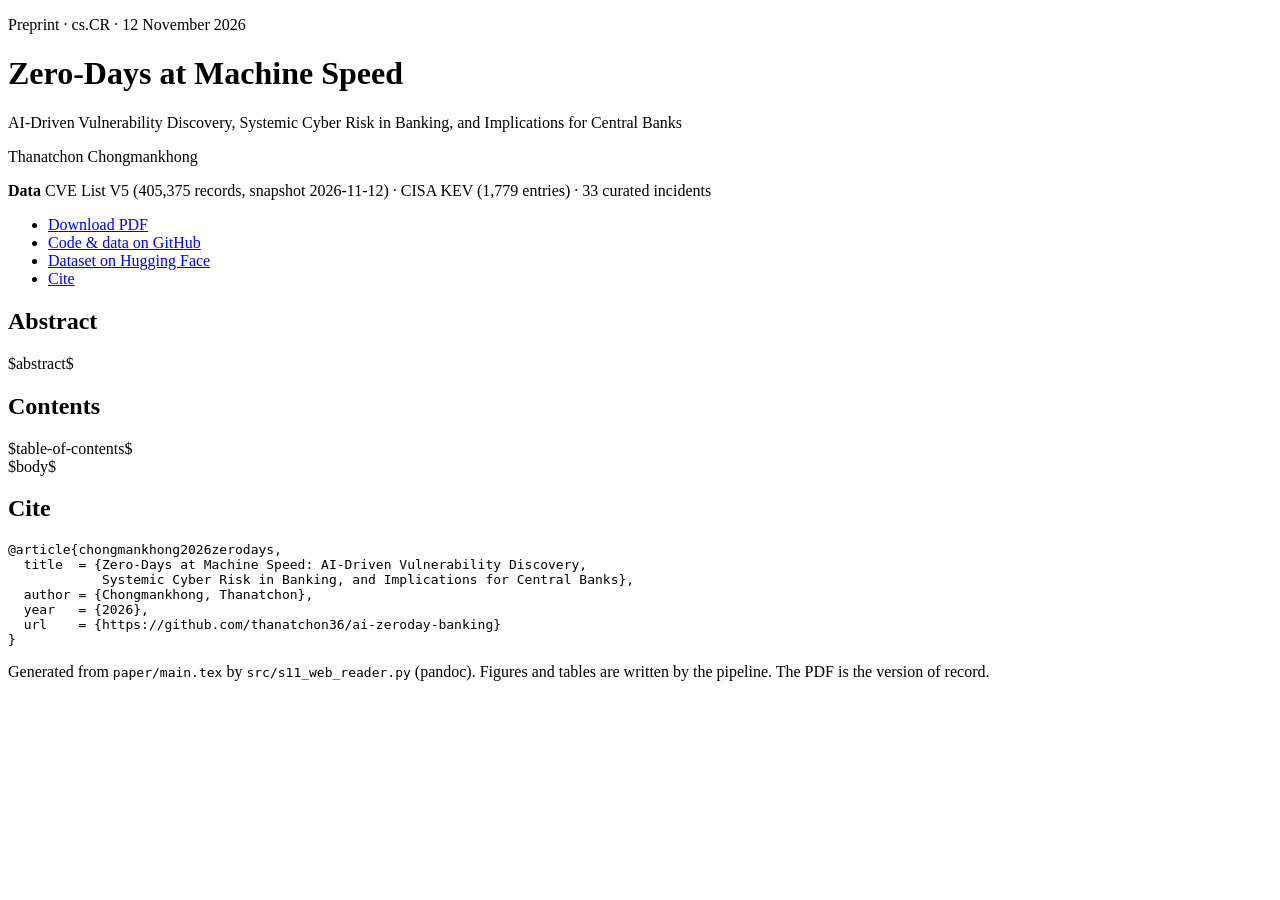
<file: docs/paper/template.html>
<!doctype html>
<html lang="en" data-theme="auto">
<head>
<meta charset="utf-8">
<meta name="viewport" content="width=device-width,initial-scale=1,viewport-fit=cover">
<title>Zero-Days at Machine Speed</title>
<meta name="description" content="Preprint: AI-driven vulnerability discovery, systemic cyber risk in banking, and implications for central banks.">
<meta name="author" content="Thanatchon Chongmankhong">
<style>
$css$
</style>
</head>
<body>
<main class="page">
<header class="masthead">
<p class="kicker">Preprint · cs.CR · 12 November 2026</p>
<h1>Zero-Days at Machine Speed</h1>
<p class="subtitle">AI-Driven Vulnerability Discovery, Systemic Cyber Risk in Banking, and Implications for Central Banks</p>
<p class="byline">Thanatchon Chongmankhong</p>
<p class="meta"><b>Data</b> CVE List V5 (405,375 records, snapshot 2026-11-12) · CISA KEV (1,779 entries) · 33 curated incidents</p>
<ul class="actions">
<li><a href="paper.pdf">Download PDF</a></li>
<li><a href="https://github.com/thanatchon36/ai-zeroday-banking">Code &amp; data on GitHub</a></li>
<li><a href="https://huggingface.co/datasets/thanatchon36/ai-zeroday-banking">Dataset on Hugging Face</a></li>
<li><a href="#cite">Cite</a></li>
</ul>
</header>
<section class="abstract"><h2>Abstract</h2><div class="abstract-body">$abstract$</div></section>
<nav class="toc"><h2>Contents</h2>$table-of-contents$</nav>
<article class="paper">
$body$
</article>
<section class="cite" id="cite"><h2>Cite</h2>
<pre><code>@article{chongmankhong2026zerodays,
  title  = {Zero-Days at Machine Speed: AI-Driven Vulnerability Discovery,
            Systemic Cyber Risk in Banking, and Implications for Central Banks},
  author = {Chongmankhong, Thanatchon},
  year   = {2026},
  url    = {https://github.com/thanatchon36/ai-zeroday-banking}
}</code></pre></section>
<footer class="colophon"><p>Generated from <code>paper/main.tex</code> by <code>src/s11_web_reader.py</code> (pandoc). Figures and tables are written by the pipeline. The PDF is the version of record.</p></footer>
</main>
</body>
</html>
</file>
